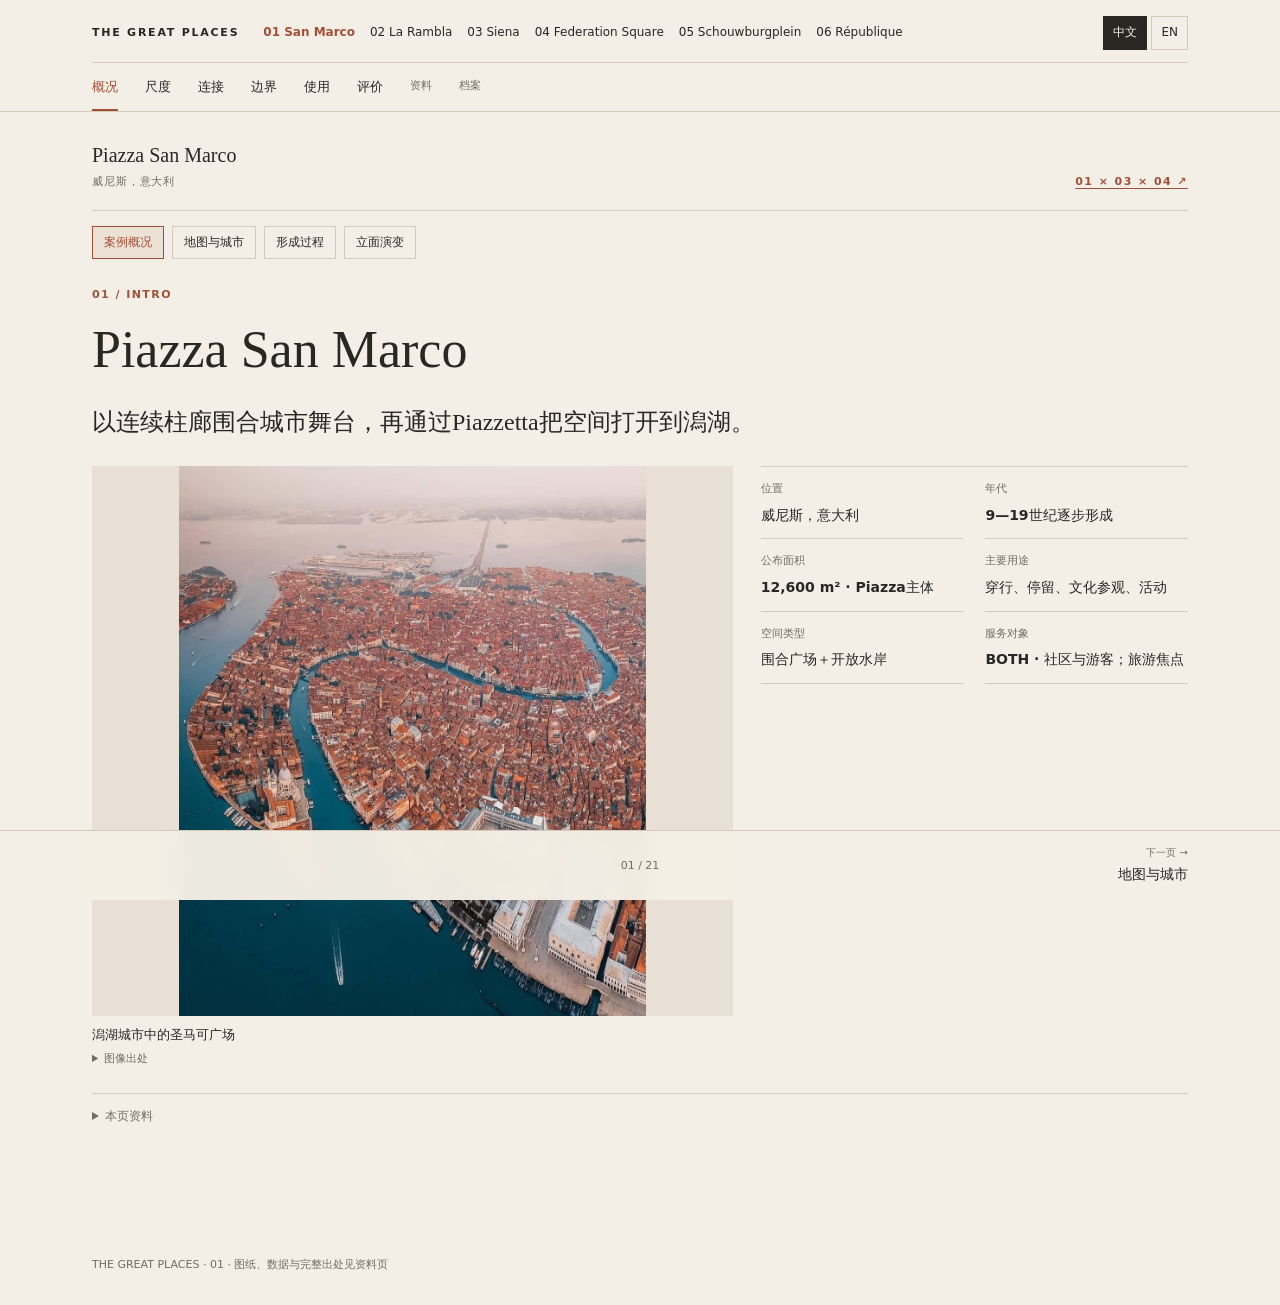
<file: docs/index.html>
<!doctype html>
<html lang="zh" data-language="zh">
<head>
<meta charset="utf-8">
<meta name="viewport" content="width=device-width,initial-scale=1">
<meta name="reader-version" content="be3ca3fa6915">
<title>Piazza San Marco | THE GREAT PLACES</title>
<style data-shared="case-reader">:root{--paper:#f4efe6;--ink:#282722;--muted:#716c62;--line:#d4c9bb;--accent:#a34f38;--max:1160px}*{box-sizing:border-box}html{scroll-padding-top:140px}body{margin:0;background:var(--paper);color:var(--ink);font:16px/1.8 system-ui,"Noto Sans SC",sans-serif}a{color:inherit;text-underline-offset:3px}a:hover{color:var(--accent)}button{font:inherit;cursor:pointer;color:inherit}h1,h2,h3{font-family:Georgia,"Noto Serif SC",serif;font-weight:400;line-height:1.24}h1{font-size:clamp(32px,4.2vw,52px);margin:13px 0 20px}h2{font-size:clamp(24px,3vw,36px)}h3{font-size:22px;margin:0 0 12px}p{margin:0 0 18px}button,a,summary{touch-action:manipulation}:focus-visible{outline:3px solid var(--accent);outline-offset:4px}[hidden]{display:none!important}html:not([data-language="en"]) [lang="en"],html[data-language="en"] [lang="zh"]{display:none!important}.shell{max-width:var(--max);margin:auto;padding-left:32px;padding-right:32px}.site-header{border-bottom:1px solid var(--line);background:#f4efe6f5;position:sticky;top:0;z-index:20;backdrop-filter:blur(12px)}.top-row{display:flex;align-items:center;gap:24px;padding-top:16px;padding-bottom:12px}.brand{font-size:11px;font-weight:700;letter-spacing:.16em;white-space:nowrap;text-decoration:none}.project-index{display:flex;gap:15px;flex:1;overflow-x:auto;white-space:nowrap;font-size:12px}.project-index a{padding:4px 0;text-decoration:none}.project-index [aria-current="page"]{color:var(--accent);font-weight:700}.languages{display:flex;gap:4px}.languages button{border:1px solid var(--line);padding:5px 9px;background:transparent;font-size:12px}.languages [aria-pressed="true"]{background:var(--ink);color:var(--paper);border-color:var(--ink)}.chapter-nav{display:flex;align-items:center;gap:27px;white-space:nowrap;overflow-x:auto;border-top:1px solid var(--line);font-size:13px}.chapter-nav a{flex-shrink:0;text-decoration:none;padding:12px 0 11px;border-bottom:2px solid transparent}.chapter-nav a[aria-current="page"]{border-bottom-color:var(--accent);color:var(--accent)}.chapter-nav .utility{font-size:11px;color:var(--muted)}main{min-height:70vh}.reader-heading{display:flex;gap:20px;align-items:end;justify-content:space-between;margin-top:32px;border-bottom:1px solid var(--line);padding-bottom:18px}.reader-heading p{font-size:11px;color:var(--muted);letter-spacing:.08em;margin:0}.reader-heading strong{display:block;font:20px Georgia;margin:0 0 5px}.page-tabs{display:flex;gap:8px;flex-wrap:wrap;padding:15px 0 0}.page-tabs a{font-size:12px;border:1px solid var(--line);padding:5px 11px;text-decoration:none}.page-tabs a[aria-current="page"]{border-color:var(--accent);background:#ece1d5;color:var(--accent)}.case-view{padding:26px 0 24px}.eyebrow{font-size:11px;color:var(--accent);letter-spacing:.13em;text-transform:uppercase;font-weight:650}.lede{max-width:850px;font:clamp(19px,2vw,24px)/1.65 Georgia,"Noto Serif SC",serif;margin-bottom:24px}.prose{max-width:850px;line-height:1.85}.hero-layout{display:grid;grid-template-columns:1.5fr 1fr;gap:28px;align-items:start}.hero-layout .media{margin:0}.hero-layout img{height:350px;object-fit:cover}.facts{display:grid;grid-template-columns:1fr 1fr;gap:0 22px;border-top:1px solid var(--line);margin:0}.facts>div{border-bottom:1px solid var(--line);padding:12px 0}.facts dt{font-size:11px;color:var(--muted);margin:0 0 5px}.facts dd{font-size:14px;font-weight:550;line-height:1.6;margin:0}.media{margin:22px 0;min-width:0}.image-button{width:100%;display:block;border:0;padding:0;background:#e8e0d5;cursor:zoom-in}.image-button img{display:block;width:100%;height:auto;max-height:550px;object-fit:contain}.media.drawing .image-button{background:white}.media figcaption{font-size:13px;line-height:1.6;color:var(--muted);padding-top:9px}.media figcaption .caption-main{color:var(--ink)}.credit{font-size:11px;margin-top:4px}.credit summary{cursor:pointer;color:var(--muted);width:fit-content}.credit p{padding:8px 0 0;margin:0;overflow-wrap:anywhere}.media .crop-svg{display:block;width:100%;height:auto;background:white}.image-pair{display:grid;grid-template-columns:1fr 1fr;gap:25px}.image-pair .media{margin:15px 0}.image-pair .image-button img{height:300px;object-fit:cover}.image-pair .drawing img{object-fit:contain;background:white}.section-strip{display:flex;justify-content:space-between;gap:24px;font-size:13px;color:var(--accent);border-top:1px solid var(--line);padding-top:8px;margin-top:-10px}.reading-points{display:grid;grid-template-columns:repeat(3,1fr);gap:28px;margin:26px 0}.reading-points article{border-top:2px solid var(--ink);padding-top:16px}.reading-points h3{font-size:20px}.reading-points p{font-size:14px;line-height:1.8;margin:0}.takeaway{border-left:3px solid var(--accent);padding:13px 18px;background:#ece4d8;margin:24px 0;max-width:900px;font-size:15px;line-height:1.75}.map-frame{display:block;width:100%;height:440px;border:1px solid var(--line);margin:20px 0;background:#e7dfd3}.map-links,.downloads{display:flex;gap:15px;flex-wrap:wrap;font-size:12px;margin:14px 0}.references{font-size:12px;border-top:1px solid var(--line);padding:12px 0;margin-top:25px;color:var(--muted)}.references summary,.archive summary{cursor:pointer}.references ol{margin-bottom:0;padding-left:22px}.references li{margin:6px 0;overflow-wrap:anywhere}.archive{border-bottom:1px solid var(--line);padding:16px 0;font-size:14px}.archive[open]>summary{margin-bottom:18px}.archive .prose{font-size:14px}.comparison-callout{display:flex;justify-content:space-between;align-items:center;gap:24px;border-top:1px solid var(--line);border-bottom:1px solid var(--line);padding:15px 0;margin:25px 0;font-size:14px}.metric-figure{max-width:840px;margin:auto}.metric-figure img{width:100%;max-height:none}.pager{position:sticky;bottom:0;z-index:15;background:#f4efe6f7;border-top:1px solid var(--line);backdrop-filter:blur(10px)}.pager-inner{display:flex;align-items:center;justify-content:space-between;gap:16px;padding-top:13px;padding-bottom:13px}.pager a{font-size:14px;text-decoration:none;min-width:26%}.pager a:last-child{text-align:right}.pager a[aria-disabled="true"]{visibility:hidden}.pager small{font-size:10px;color:var(--muted);display:block}.page-count{font-size:11px;color:var(--muted);white-space:nowrap}.site-footer{font-size:11px;color:var(--muted);padding-top:22px;padding-bottom:30px}.skip{position:absolute;top:-200px;z-index:100;background:var(--paper);padding:10px}.skip:focus{top:8px}.image-dialog{border:0;background:#1c1b18fa;color:var(--paper);max-width:100vw;width:100vw;max-height:100dvh;height:100dvh;padding:65px 4vw 20px}.image-dialog::backdrop{background:#1c1b18}.dialog-inner{height:100%;display:flex;flex-direction:column;align-items:center;justify-content:center}.image-dialog img{max-width:100%;max-height:80dvh;width:auto;height:auto;object-fit:contain}.image-dialog button{position:absolute;right:4vw;top:17px;background:transparent;border:1px solid var(--paper);padding:7px 14px;color:var(--paper)}.dialog-caption{font-size:12px;max-width:1000px;text-align:center;margin-top:12px}body:has(dialog[open]){overflow:hidden}.print-button{background:var(--ink);color:var(--paper);padding:9px 18px;border:1px solid var(--ink);font-size:13px}.factsheet-layout{display:grid;grid-template-columns:1fr 1fr;gap:30px;align-items:start}.factsheet-layout .media{margin:0}.factsheet-layout img{max-height:430px}.comparison-grid{display:grid;grid-template-columns:repeat(3,minmax(0,1fr));gap:20px}.comparison-grid figure{margin:0;min-width:0}.comparison-grid img{width:100%;height:auto;display:block}.comparison-grid figcaption{font-size:13px}.comparison-grid h2{font-size:19px;margin-bottom:12px}.compare-intro{padding:35px 0 0}.comparison-grid .source-note{font-size:11px;color:var(--muted)}
@media(max-width:900px){.top-row{flex-wrap:wrap;gap:10px 20px}.project-index{order:3;flex-basis:100%}.languages{margin-left:auto}.chapter-nav{gap:23px}.hero-layout{grid-template-columns:1fr}.hero-layout img{height:360px}.facts{margin-top:0}.reading-points{gap:20px}.image-pair .image-button img{height:250px}.reader-heading{margin-top:24px}.comparison-overflow{overflow-x:auto}.comparison-grid{display:flex;width:max-content;gap:16px}.comparison-grid figure{width:300px}.comparison-grid img{width:300px}}
@media(max-width:560px){.shell{padding-left:20px;padding-right:20px}.site-header{position:relative}.reader-heading{align-items:start}.reader-heading strong{font-size:18px}.reader-heading p{font-size:10px}.reader-heading .eyebrow{font-size:10px}.case-view{padding-top:22px}h1{font-size:32px;margin-top:12px}.lede{font-size:19px}.hero-layout img{height:250px}.facts dd{font-size:13px}.facts dt{font-size:10px}.image-pair{grid-template-columns:1fr;gap:10px}.image-pair .image-button img{height:auto;max-height:330px;object-fit:contain}.reading-points{grid-template-columns:1fr;gap:21px}.reading-points article{padding-top:13px}.reading-points h3{font-size:20px}.map-frame{height:360px}.comparison-callout{align-items:start;flex-direction:column;gap:10px}.pager a{font-size:12px;max-width:39%}.pager-inner{gap:8px}.page-count{font-size:10px}.factsheet-layout{grid-template-columns:1fr}.section-strip{font-size:11px;gap:8px}.page-tabs{gap:6px}.page-tabs a{font-size:11px;padding:5px 8px}.metric-figure{margin:0}.image-dialog{padding-left:10px;padding-right:10px}}
@media print{@page{size:A4 landscape;margin:12mm}body{font-size:10pt;background:#fff}.site-header,.reader-heading,.page-tabs,.pager,.site-footer,.print-button,.skip,.references,dialog{display:none!important}.case-view{display:none!important}#factsheet{display:block!important;padding:0}#factsheet[hidden]{display:block!important}#factsheet h1{font-size:25pt;margin:0 0 5mm}#factsheet .lede{font-size:11pt;margin:0 0 5mm}#factsheet .factsheet-layout{grid-template-columns:1fr 1fr;gap:10mm}#factsheet .facts{grid-template-columns:1fr 1fr}#factsheet .facts>div{padding:3mm 0}#factsheet .facts dd{font-size:10pt}#factsheet .facts dt{font-size:8pt}#factsheet .media img{max-height:120mm}#factsheet .media figcaption{font-size:8pt}#factsheet .credit{display:none}#factsheet .takeaway{font-size:10pt;padding:3mm 5mm;margin-top:6mm}.shell{max-width:none;padding:0}}
.metric-cards{display:grid;grid-template-columns:repeat(2,minmax(0,1fr));gap:20px;margin:25px 0}.metric-cards article{padding:18px 20px;border:1px solid var(--line)}.metric-cards small{font-size:11px;color:var(--muted)}.metric-cards strong{font:30px/1.25 Georgia,"Noto Serif SC",serif;display:block;margin:9px 0}.metric-cards p{font-size:13px;line-height:1.7;margin:0 0 8px}.metric-cards a{font-size:11px;color:var(--muted)}.dimension-grid{display:grid;grid-template-columns:repeat(2,minmax(0,1fr));gap:22px;margin:25px 0}.dimension{border-top:1px solid var(--ink);padding-top:15px}.dimension-label{font-size:11px;color:var(--accent);margin-bottom:8px}.dimension h3{font-size:22px;margin:0 0 10px}.dimension p{font-size:14px;line-height:1.8;margin-bottom:4px}.dimension-source{font-size:11px;color:var(--muted)}.table-scroll{width:100%;overflow-x:auto;margin:22px 0}.table-scroll table{width:100%;border-collapse:collapse;font-size:13px;min-width:650px}.table-scroll th,.table-scroll td{padding:13px;text-align:left;vertical-align:top;border-bottom:1px solid var(--line)}.table-scroll th{font-weight:600;color:var(--accent)}@media(max-width:560px){.metric-cards,.dimension-grid{grid-template-columns:1fr}.metric-cards strong{font-size:28px}}
/* Route focus announces the page without drawing a box around the headline. */
.case-view h1:focus{outline:none}
@media print{body[data-case="comparison"] .case-view:not([hidden]){display:block!important}}

/* Give visual evidence room without flattening all case content into one long page. */
.image-triptych{display:grid;grid-template-columns:repeat(3,minmax(0,1fr));gap:20px;align-items:start}.image-triptych .media{margin:15px 0}.image-triptych img{height:285px;object-fit:contain}.programme-list{display:grid;grid-template-columns:repeat(2,minmax(0,1fr));gap:32px;margin:24px 0}.programme-list>article{min-width:0;border-top:2px solid var(--ink);padding-top:17px}.programme-list h2{font-size:26px;margin:0 0 10px}.programme-list p{font-size:14px;line-height:1.8;margin:12px 0}.programme-list .media{margin:15px 0}.programme-list img{max-height:320px;object-fit:contain}.programme-date{font-size:12px;color:var(--accent)}.programme-source{font-size:12px;color:var(--muted);margin-top:12px}.event-timeline{list-style:none;margin:28px 0;padding:0;max-width:1000px}.event-timeline>li{display:grid;grid-template-columns:140px minmax(0,1fr);gap:26px;border-top:1px solid var(--line);padding:23px 0}.event-timeline h2{font-size:26px;margin:5px 0 12px}.event-timeline p{font-size:15px;line-height:1.8;margin:0}.event-date{font:22px/1.4 Georgia,serif;color:var(--accent)}
@media(max-width:700px){.image-triptych{grid-template-columns:1fr}.image-triptych img{height:auto;max-height:380px}.programme-list{grid-template-columns:1fr;gap:28px}.programme-list h2{font-size:25px}.event-timeline>li{grid-template-columns:1fr;gap:7px}.event-timeline h2{font-size:23px}.event-date{font-size:21px}}

.image-pair .drawing .image-button img{height:auto;max-height:600px;object-fit:contain}
</style>
</head>
<body data-case="01">
<a class="skip reader-link" href="#intro">
<span lang="zh">跳至正文</span>
<span lang="en">Skip to content</span>
</a>
<header class="site-header">
<div class="shell">
<div class="top-row">
<a class="brand" href="index.html">THE GREAT PLACES</a>
<div class="project-index" role="navigation" aria-label="Project index / 案例索引">
<a href="index.html" aria-current="page">01 San Marco</a>
<a href="cases/la-rambla.html">02 La Rambla</a>
<a href="cases/piazza-del-campo.html">03 Siena</a>
<a href="cases/federation-square.html">04 Federation Square</a>
<a href="cases/schouwburgplein.html">05 Schouwburgplein</a>
<a href="cases/place-de-la-republique.html">06 République</a>
</div>
<div class="languages" role="group" aria-label="Language / 语言">
<button data-lang="zh" aria-pressed="true">中文</button>
<button data-lang="en" aria-pressed="false">EN</button>
</div>
</div>
<nav class="chapter-nav" aria-label="Chapters / 章节">
<a class="reader-link" data-chapter="intro" href="#intro">
<span lang="zh">概况</span>
<span lang="en">Overview</span>
</a>
<a class="reader-link" data-chapter="scale" href="#scale">
<span lang="zh">尺度</span>
<span lang="en">Scale</span>
</a>
<a class="reader-link" data-chapter="syntax" href="#syntax">
<span lang="zh">连接</span>
<span lang="en">Connectivity</span>
</a>
<a class="reader-link" data-chapter="boundary" href="#boundary">
<span lang="zh">边界</span>
<span lang="en">Edges</span>
</a>
<a class="reader-link" data-chapter="life" href="#life">
<span lang="zh">使用</span>
<span lang="en">Use</span>
</a>
<a class="reader-link" data-chapter="conclusion" href="#conclusion">
<span lang="zh">评价</span>
<span lang="en">Assessment</span>
</a>
<a class="reader-link utility" data-chapter="sources" href="#sources">
<span lang="zh">资料</span>
<span lang="en">Sources</span>
</a>
<a class="reader-link utility" data-chapter="factsheet" href="#factsheet">
<span lang="zh">档案</span>
<span lang="en">Factsheet</span>
</a>
</nav>
</div>
</header>
<main class="shell">
<div class="reader-heading">
<div>
<strong>Piazza San Marco</strong>
<p>
<span lang="zh">威尼斯，意大利</span>
<span lang="en">Venice, Italy</span>
</p>
</div>
<a href="comparison.html" class="eyebrow">01 × 03 × 04 ↗</a>
</div>
<nav class="page-tabs" aria-label="Chapter pages / 章内分页" data-chapter="intro">
<a class="reader-link" href="#intro">
<span lang="zh">案例概况</span>
<span lang="en">Case overview</span>
</a>
<a class="reader-link" href="#location">
<span lang="zh">地图与城市</span>
<span lang="en">Map &amp; city</span>
</a>
<a class="reader-link" href="#history">
<span lang="zh">形成过程</span>
<span lang="en">Formation</span>
</a>
<a class="reader-link" href="#history-elevation">
<span lang="zh">立面演变</span>
<span lang="en">Elevation evolution</span>
</a>
</nav>
<nav class="page-tabs" aria-label="Chapter pages / 章内分页" data-chapter="scale" hidden>
<a class="reader-link" href="#figure-ground">
<span lang="zh">图底</span>
<span lang="en">Figure-ground</span>
</a>
<a class="reader-link" href="#plan">
<span lang="zh">平面</span>
<span lang="en">Plan</span>
</a>
<a class="reader-link" href="#section">
<span lang="zh">剖面</span>
<span lang="en">Section</span>
</a>
</nav>
<nav class="page-tabs" aria-label="Chapter pages / 章内分页" data-chapter="syntax" hidden>
<a class="reader-link" href="#syntax">
<span lang="zh">步行连接</span>
<span lang="en">Walking connections</span>
</a>
</nav>
<nav class="page-tabs" aria-label="Chapter pages / 章内分页" data-chapter="boundary" hidden>
<a class="reader-link" href="#boundary">
<span lang="zh">建筑边界</span>
<span lang="en">Architectural edges</span>
</a>
<a class="reader-link" href="#detail">
<span lang="zh">景观与气候</span>
<span lang="en">Landscape &amp; climate</span>
</a>
</nav>
<nav class="page-tabs" aria-label="Chapter pages / 章内分页" data-chapter="life" hidden>
<a class="reader-link" href="#life">
<span lang="zh">平日</span>
<span lang="en">Ordinary days</span>
</a>
<a class="reader-link" href="#milestones">
<span lang="zh">重要事件</span>
<span lang="en">Major events</span>
</a>
<a class="reader-link" href="#public-programme">
<span lang="zh">公共活动</span>
<span lang="en">Public activities</span>
</a>
<a class="reader-link" href="#events">
<span lang="zh">节假日与活动</span>
<span lang="en">Holidays &amp; events</span>
</a>
<a class="reader-link" href="#celebrations">
<span lang="zh">节日庆典</span>
<span lang="en">Festivals</span>
</a>
<a class="reader-link" href="#metrics">
<span lang="zh">关键数字</span>
<span lang="en">Key numbers</span>
</a>
</nav>
<nav class="page-tabs" aria-label="Chapter pages / 章内分页" data-chapter="conclusion" hidden>
<a class="reader-link" href="#assessment">
<span lang="zh">空间与环境</span>
<span lang="en">Space &amp; environment</span>
</a>
<a class="reader-link" href="#use-assessment">
<span lang="zh">使用与公共性</span>
<span lang="en">Use &amp; publicness</span>
</a>
<a class="reader-link" href="#conclusion">
<span lang="zh">三个特点</span>
<span lang="en">Three defining qualities</span>
</a>
</nav>
<nav class="page-tabs" aria-label="Chapter pages / 章内分页" data-chapter="sources" hidden>
<a class="reader-link" href="#sources">
<span lang="zh">资料附录</span>
<span lang="en">Source appendix</span>
</a>
</nav>
<nav class="page-tabs" aria-label="Chapter pages / 章内分页" data-chapter="factsheet" hidden>
<a class="reader-link" href="#factsheet">
<span lang="zh">一页档案</span>
<span lang="en">One-page factsheet</span>
</a>
</nav>
<section class="case-view" id="intro" data-chapter="intro" data-title-zh="案例概况" data-title-en="Case overview" data-case-name="Piazza San Marco">
<div class="eyebrow">01 / INTRO</div>
<h1 tabindex="-1">
<span lang="zh">Piazza San Marco</span>
<span lang="en">Piazza San Marco</span>
</h1>
<p class="lede">
<span lang="zh">以连续柱廊围合城市舞台，再通过Piazzetta把空间打开到潟湖。</span>
<span lang="en">A civic stage enclosed by arcades, opening through the Piazzetta to the lagoon.</span>
</p>
<div class="hero-layout">
<figure class="media photo">
<button class="image-button" type="button" aria-label="Inspect image / 放大图像" data-image="venice-urban-aerial.jpg" data-alt-zh="潟湖城市中的圣马可广场" data-alt-en="San Marco in the lagoon city" data-caption-zh="潟湖城市中的圣马可广场" data-caption-en="San Marco in the lagoon city">
<img src="venice-urban-aerial.jpg" alt="潟湖城市中的圣马可广场" data-alt-zh="潟湖城市中的圣马可广场" data-alt-en="San Marco in the lagoon city" loading="lazy" decoding="async">
</button>
<figcaption>
<span class="caption-main">
<span lang="zh">潟湖城市中的圣马可广场</span>
<span lang="en">San Marco in the lagoon city</span>
</span>
<details class="credit">
<summary>
<span lang="zh">图像出处</span>
<span lang="en">Image credit</span>
</summary>
<p>
<a href="https://github.com/cloudyli2026/great-places/tree/main/docs" target="_blank" rel="noopener noreferrer">
<span lang="zh">仓库既有图像资料；部分原始出版信息待补</span>
<span lang="en">Existing repository image; some original publication metadata unavailable</span>
</a>
<br>
<span lang="zh">版权归原作者；按原出处核查使用范围。</span>
<span lang="en">Copyright retained; consult the original source for reuse.</span>
</p>
</details>
</figcaption>
</figure>
<dl class="facts">
<div>
<dt>
<span lang="zh">位置</span>
<span lang="en">Location</span>
</dt>
<dd>
<span lang="zh">威尼斯，意大利</span>
<span lang="en">Venice, Italy</span>
</dd>
</div>
<div>
<dt>
<span lang="zh">年代</span>
<span lang="en">Period</span>
</dt>
<dd>
<span lang="zh">9—19世纪逐步形成</span>
<span lang="en">Developed between the 9th and 19th centuries</span>
</dd>
</div>
<div>
<dt>
<span lang="zh">公布面积</span>
<span lang="en">Published area</span>
</dt>
<dd>
<span lang="zh">12,600 m² · Piazza主体</span>
<span lang="en">12,600 m² · Piazza proper</span>
</dd>
</div>
<div>
<dt>
<span lang="zh">主要用途</span>
<span lang="en">Primary uses</span>
</dt>
<dd>
<span lang="zh">穿行、停留、文化参观、活动</span>
<span lang="en">Passage, staying, cultural visits, events</span>
</dd>
</div>
<div>
<dt>
<span lang="zh">空间类型</span>
<span lang="en">Spatial type</span>
</dt>
<dd>
<span lang="zh">围合广场＋开放水岸</span>
<span lang="en">Enclosed square + open waterfront</span>
</dd>
</div>
<div>
<dt>
<span lang="zh">服务对象</span>
<span lang="en">Users</span>
</dt>
<dd>
<span lang="zh">BOTH · 社区与游客；旅游焦点</span>
<span lang="en">BOTH · community and visitors; tourism focus</span>
</dd>
</div>
</dl>
</div>
<details class="references">
<summary>
<span lang="zh">本页资料</span>
<span lang="en">Page references</span>
</summary>
<ol>
<li>
<a href="https://it.wikipedia.org/wiki/Piazza_San_Marco" target="_blank" rel="noopener noreferrer">
<span lang="zh">面积：Piazza主体12,600 m²（二级资料）</span>
<span lang="en">Area: Piazza proper 12,600 m² (secondary source)</span>
</a>
</li>
</ol>
</details>
</section>
<section class="case-view" id="location" data-chapter="intro" data-title-zh="地图与城市" data-title-en="Map &amp; city" data-case-name="Piazza San Marco" hidden>
<div class="eyebrow">01 / INTRO</div>
<h1 tabindex="-1">
<span lang="zh">位置：步行街巷与水上交通之间</span>
<span lang="en">Location: between pedestrian lanes and water transport</span>
</h1>
<p class="lede">
<span lang="zh">市镇常住人口251,294人（2025年末）；数字包含大陆地区，广场位于历史岛城。</span>
<span lang="en">251,294 municipal residents at end-2025, including the mainland; the square lies in the historic island city.</span>
</p>
<iframe class="map-frame" src="https://www.google.com/maps?q=45.4342,12.3387&z=17&output=embed" title="Piazza San Marco 地理位置" data-title-zh="Piazza San Marco 地理位置" data-title-en="Piazza San Marco location map" loading="lazy" allowfullscreen referrerpolicy="no-referrer-when-downgrade">
</iframe>
<div class="map-links">
<a href="https://www.google.com/maps/search/?api=1&query=45.4342,12.3387" target="_blank" rel="noopener">
<span lang="zh">在Google Maps中打开</span>
<span lang="en">Open Google Maps</span>
</a>
<a href="https://www.openstreetmap.org/?mlat=45.4342&mlon=12.3387#map=17/45.4342/12.3387" target="_blank" rel="noopener">OpenStreetMap ↗</a>
</div>
<div class="reading-points">
<article>
<h3>
<span lang="zh">公共交通</span>
<span lang="en">Public transport</span>
</h3>
<p>
<span lang="zh">可乘ACTV水上巴士到San Marco–Vallaresso或San Zaccaria，再步行进入广场。</span>
<span lang="en">ACTV waterbuses serve San Marco–Vallaresso and San Zaccaria, followed by a walk into the square.</span>
</p>
</article>
<article>
<h3>
<span lang="zh">最后一段步行</span>
<span lang="en">The final walk</span>
</h3>
<p>
<span lang="zh">Piazza与水岸由步行地面连接；桥梁、潮位及临时通道会改变实际到达条件。</span>
<span lang="en">Pedestrian ground joins Piazza and waterfront; bridges, tides and temporary routes affect access.</span>
</p>
</article>
<article>
<h3>
<span lang="zh">城市角色</span>
<span lang="en">Civic role</span>
</h3>
<p>
<span lang="zh">既是世界级旅游焦点，也承载城市仪式与公共活动；不能把全部使用都解释成游客消费。</span>
<span lang="en">A major tourism focus that also hosts civic rituals and public events; use is not reducible to tourist consumption.</span>
</p>
</article>
</div>
<details class="references">
<summary>
<span lang="zh">本页资料</span>
<span lang="en">Page references</span>
</summary>
<ol>
<li>
<a href="https://www.comune.venezia.it/it/content/serie-storiche" target="_blank" rel="noopener noreferrer">
<span lang="zh">威尼斯市政府：2025居民人口</span>
<span lang="en">City of Venice: 2025 residents</span>
</a>
</li>
<li>
<a href="https://www.comune.venezia.it/it/content/citt-tutti-venezia-accessibile-itinerari-senza-barriere-area-marciana" target="_blank" rel="noopener noreferrer">
<span lang="zh">威尼斯市政府：Marciana无障碍到达指引</span>
<span lang="en">City of Venice: Marciana access routes</span>
</a>
</li>
</ol>
</details>
</section>
<section class="case-view" id="history" data-chapter="intro" data-title-zh="形成过程" data-title-en="Formation" data-case-name="Piazza San Marco" hidden>
<div class="eyebrow">01 / INTRO</div>
<h1 tabindex="-1">
<span lang="zh">平面演变：西端如何从教堂变成完整界面</span>
<span lang="en">Plan evolution: replacing a church with a continuous western edge</span>
</h1>
<p class="lede">
<span lang="zh">1689与1831两张真实平面，记录同一广场西端重建前后的差异。</span>
<span lang="en">Actual plans from 1689 and 1831 record the western rebuilding of the same square.</span>
</p>
<div class="image-pair">
<figure class="media drawing">
<button class="image-button" type="button" aria-label="Inspect image / 放大图像" data-image="images/history/san-marco-plan-1689.jpg" data-alt-zh="1689 · Robert de Cotte：改造前的Piazza与Piazzetta" data-alt-en="1689 · Robert de Cotte: Piazza and Piazzetta before the western rebuilding" data-caption-zh="1689 · Robert de Cotte：改造前的Piazza与Piazzetta" data-caption-en="1689 · Robert de Cotte: Piazza and Piazzetta before the western rebuilding">
<img src="images/history/san-marco-plan-1689.jpg" alt="1689 · Robert de Cotte：改造前的Piazza与Piazzetta" data-alt-zh="1689 · Robert de Cotte：改造前的Piazza与Piazzetta" data-alt-en="1689 · Robert de Cotte: Piazza and Piazzetta before the western rebuilding" loading="lazy" decoding="async">
</button>
<figcaption>
<span class="caption-main">
<span lang="zh">1689 · Robert de Cotte：改造前的Piazza与Piazzetta</span>
<span lang="en">1689 · Robert de Cotte: Piazza and Piazzetta before the western rebuilding</span>
</span>
<details class="credit">
<summary>
<span lang="zh">图像出处</span>
<span lang="en">Image credit</span>
</summary>
<p>
<a href="https://commons.wikimedia.org/wiki/File:Venise_-_plan_de_la_place_Saint-Marc_-_dessin_-_Robert_de_Cotte_-_btv1b550007529_(1_of_2).jpg" target="_blank" rel="noopener noreferrer">
<span lang="zh">Robert de Cotte · 1689 · 法国国家图书馆／Gallica</span>
<span lang="en">Robert de Cotte · 1689 · Bibliothèque nationale de France / Gallica</span>
</a>
<br>
<span lang="zh">公共领域历史图版；缩略图由Wikimedia生成，本站未改动原图。</span>
<span lang="en">Public-domain historical plate; Wikimedia thumbnail copied without further alteration.</span> <a href="https://creativecommons.org/publicdomain/mark/1.0/" target="_blank" rel="noopener noreferrer">
<span lang="zh">许可 ↗</span>
<span lang="en">Licence ↗</span>
</a>
</p>
</details>
</figcaption>
</figure>
<figure class="media drawing">
<button class="image-button" type="button" aria-label="Inspect image / 放大图像" data-image="images/history/san-marco-plan-1831.jpg" data-alt-zh="1831 · Quadri／Moretti 图版I：改造后的总平面" data-alt-en="1831 · Quadri / Moretti, Plate I: plan after the western rebuilding" data-caption-zh="1831 · Quadri／Moretti 图版I：改造后的总平面" data-caption-en="1831 · Quadri / Moretti, Plate I: plan after the western rebuilding">
<img src="images/history/san-marco-plan-1831.jpg" alt="1831 · Quadri／Moretti 图版I：改造后的总平面" data-alt-zh="1831 · Quadri／Moretti 图版I：改造后的总平面" data-alt-en="1831 · Quadri / Moretti, Plate I: plan after the western rebuilding" loading="lazy" decoding="async">
</button>
<figcaption>
<span class="caption-main">
<span lang="zh">1831 · Quadri／Moretti 图版I：改造后的总平面</span>
<span lang="en">1831 · Quadri / Moretti, Plate I: plan after the western rebuilding</span>
</span>
<details class="credit">
<summary>
<span lang="zh">图像出处</span>
<span lang="en">Image credit</span>
</summary>
<p>
<a href="https://commons.wikimedia.org/wiki/File:Quadri-Moretti,_Piazza_San_Marco_(1831),_01.jpg" target="_blank" rel="noopener noreferrer">
<span lang="zh">Antonio Quadri／Dionisio Moretti · 1831；Aristeas扫描</span>
<span lang="en">Antonio Quadri / Dionisio Moretti · 1831; scan by Aristeas</span>
</a>
<br>
<span lang="zh">公共领域历史图版；缩略图由Wikimedia生成，本站未改动原图。</span>
<span lang="en">Public-domain historical plate; Wikimedia thumbnail copied without further alteration.</span> <a href="https://creativecommons.org/publicdomain/mark/1.0/" target="_blank" rel="noopener noreferrer">
<span lang="zh">许可 ↗</span>
<span lang="en">Licence ↗</span>
</a>
</p>
</details>
</figcaption>
</figure>
</div>
<div class="reading-points">
<article>
<h3>
<span lang="zh">1689：旧西端</span>
<span lang="en">1689: the earlier west end</span>
</h3>
<p>
<span lang="zh">Robert de Cotte的图纸早于拿破仑翼，西端仍由San Geminiano教堂参与组织。</span>
<span lang="en">Robert de Cotte’s drawing predates the Napoleonic Wing; San Geminiano still structures the west end.</span>
</p>
</article>
<article>
<h3>
<span lang="zh">1807—1814：重建</span>
<span lang="en">1807–1814: rebuilding</span>
</h3>
<p>
<span lang="zh">原教堂拆除，新翼延续相邻建筑的层次与开间，把西端纳入连续边界。</span>
<span lang="en">The church was removed and the new wing extended the layered, bay-based frontage.</span>
</p>
</article>
<article>
<h3>
<span lang="zh">1831：新整体</span>
<span lang="en">1831: the new ensemble</span>
</h3>
<p>
<span lang="zh">图版I呈现改造后的Piazza与Piazzetta；图版IX进一步对照新旧平面与立面。</span>
<span lang="en">Plate I records the altered Piazza and Piazzetta; Plate IX compares old and new plans with the elevation.</span>
</p>
</article>
</div>
<p class="prose">
<span lang="zh">两张历史图保持原图方向与比例，不作为同尺度叠图；可点击放大辨认建筑边界。</span>
<span lang="en">Historical orientation and scale are retained; these are not a calibrated overlay. Enlarge to read the building edges.</span>
</p>
<details class="references">
<summary>
<span lang="zh">本页资料</span>
<span lang="en">Page references</span>
</summary>
<ol>
<li>
<a href="https://commons.wikimedia.org/wiki/File:Venise_-_plan_de_la_place_Saint-Marc_-_dessin_-_Robert_de_Cotte_-_btv1b550007529_(1_of_2).jpg" target="_blank" rel="noopener noreferrer">
<span lang="zh">1689 · Robert de Cotte：改造前的Piazza与Piazzetta</span>
<span lang="en">1689 · Robert de Cotte: Piazza and Piazzetta before the western rebuilding</span>
</a>
</li>
<li>
<a href="https://commons.wikimedia.org/wiki/File:Quadri-Moretti,_Piazza_San_Marco_(1831),_01.jpg" target="_blank" rel="noopener noreferrer">
<span lang="zh">1831 · Quadri／Moretti 图版I：改造后的总平面</span>
<span lang="en">1831 · Quadri / Moretti, Plate I: plan after the western rebuilding</span>
</a>
</li>
</ol>
</details>
</section>
<section class="case-view" id="history-elevation" data-chapter="intro" data-title-zh="立面演变" data-title-en="Elevation evolution" data-case-name="Piazza San Marco" hidden>
<div class="eyebrow">01 / INTRO</div>
<h1 tabindex="-1">
<span lang="zh">立面演变：保留柱廊节奏，重写西端</span>
<span lang="en">Elevation evolution: arcade rhythm, transformed west end</span>
</h1>
<p class="lede">
<span lang="zh">新旧立面展开图与1831图版共同显示：变化集中在西端，连续柱廊维持广场的整体性。</span>
<span lang="en">The comparative elevations and the 1831 plate locate the transformation at the west end while arcades maintain the ensemble.</span>
</p>
<figure class="media drawing">
<button class="image-button" type="button" aria-label="Inspect image / 放大图像" data-image="drawings/san-marco-historical-elevation.webp" data-alt-zh="广场边界展开立面：上为San Geminiano教堂，下为1807—1814年拿破仑翼" data-alt-en="Unfolded square elevations: San Geminiano above; the 1807–1814 Napoleonic Wing below" data-caption-zh="广场边界展开立面：上为San Geminiano教堂，下为1807—1814年拿破仑翼" data-caption-en="Unfolded square elevations: San Geminiano above; the 1807–1814 Napoleonic Wing below">
<svg class="crop-svg" viewBox="0 740 3200 1190" role="img" aria-label="广场边界展开立面：上为San Geminiano教堂，下为1807—1814年拿破仑翼" data-alt-zh="广场边界展开立面：上为San Geminiano教堂，下为1807—1814年拿破仑翼" data-alt-en="Unfolded square elevations: San Geminiano above; the 1807–1814 Napoleonic Wing below">
<image href="drawings/san-marco-historical-elevation.webp" x="0" y="0" width="3200" height="2263"/>
</svg>
</button>
<figcaption>
<span class="caption-main">
<span lang="zh">广场边界展开立面：上为San Geminiano教堂，下为1807—1814年拿破仑翼</span>
<span lang="en">Unfolded square elevations: San Geminiano above; the 1807–1814 Napoleonic Wing below</span>
</span>
<details class="credit">
<summary>
<span lang="zh">图像出处</span>
<span lang="en">Image credit</span>
</summary>
<p>
<a href="https://cdn.archilovers.com/projects/02b5ad2c-2b71-4b5d-acae-cdf17f1c5229.pdf" target="_blank" rel="noopener noreferrer">
<span lang="zh">David Chipperfield Architects · Procuratie Vecchie项目发布图纸</span>
<span lang="en">David Chipperfield Architects · published Procuratie Vecchie project drawings</span>
</a>
<br>
<span lang="zh">版权归原作者；按原出处核查使用范围。</span>
<span lang="en">Copyright retained; consult the original source for reuse.</span>
</p>
</details>
</figcaption>
</figure>
<figure class="media drawing">
<button class="image-button" type="button" aria-label="Inspect image / 放大图像" data-image="images/history/san-marco-west-1831.jpg" data-alt-zh="1831 · 图版IX：拿破仑翼立面与新旧平面并置" data-alt-en="1831 · Plate IX: Napoleonic Wing elevation with old and new plans" data-caption-zh="1831 · 图版IX：拿破仑翼立面与新旧平面并置" data-caption-en="1831 · Plate IX: Napoleonic Wing elevation with old and new plans">
<img src="images/history/san-marco-west-1831.jpg" alt="1831 · 图版IX：拿破仑翼立面与新旧平面并置" data-alt-zh="1831 · 图版IX：拿破仑翼立面与新旧平面并置" data-alt-en="1831 · Plate IX: Napoleonic Wing elevation with old and new plans" loading="lazy" decoding="async">
</button>
<figcaption>
<span class="caption-main">
<span lang="zh">1831 · 图版IX：拿破仑翼立面与新旧平面并置</span>
<span lang="en">1831 · Plate IX: Napoleonic Wing elevation with old and new plans</span>
</span>
<details class="credit">
<summary>
<span lang="zh">图像出处</span>
<span lang="en">Image credit</span>
</summary>
<p>
<a href="https://commons.wikimedia.org/wiki/File:Quadri-Moretti,_Piazza_San_Marco_(1831),_09.jpg" target="_blank" rel="noopener noreferrer">
<span lang="zh">Antonio Quadri／Dionisio Moretti · 1831；Aristeas扫描</span>
<span lang="en">Antonio Quadri / Dionisio Moretti · 1831; scan by Aristeas</span>
</a>
<br>
<span lang="zh">公共领域历史图版；缩略图由Wikimedia生成，本站未改动原图。</span>
<span lang="en">Public-domain historical plate; Wikimedia thumbnail copied without further alteration.</span> <a href="https://creativecommons.org/publicdomain/mark/1.0/" target="_blank" rel="noopener noreferrer">
<span lang="zh">许可 ↗</span>
<span lang="en">Licence ↗</span>
</a>
</p>
</details>
</figcaption>
</figure>
<p class="prose">
<span lang="zh">上排保留San Geminiano教堂，下排改为拿破仑翼。比较入口位置、层数与开间节奏，可见宗教端景如何转为连续的城市立面。</span>
<span lang="en">San Geminiano appears in the upper row and the Napoleonic Wing below. Compare entrances, storeys and bays: a church front becomes a continuous civic edge.</span>
</p>
</section>
<section class="case-view" id="figure-ground" data-chapter="scale" data-title-zh="图底" data-title-en="Figure-ground" data-case-name="Piazza San Marco" hidden>
<div class="eyebrow">01 / SCALE</div>
<h1 tabindex="-1">
<span lang="zh">同一比例，看三种城市肌理</span>
<span lang="en">One scale, three urban fabrics</span>
</h1>
<p class="lede">
<span lang="zh">在同一图幅中，Piazza表现为密集城市肌理里的大块开放地面，并向水岸展开。</span>
<span lang="en">Within the common frame, Piazza appears as a substantial opening in dense urban fabric, extending to water.</span>
</p>
<div class="metric-figure">
<figure class="media drawing">
<button class="image-button" type="button" aria-label="Inspect image / 放大图像" data-image="data/san-marco-figure-ground-600m.svg" data-alt-zh="600 × 600米建筑图底，北向上，100米比例尺" data-alt-en="600 × 600 m figure-ground, north up, 100 m scale bar" data-caption-zh="600 × 600米建筑图底，北向上，100米比例尺" data-caption-en="600 × 600 m figure-ground, north up, 100 m scale bar">
<img src="data/san-marco-figure-ground-600m.svg" alt="600 × 600米建筑图底，北向上，100米比例尺" data-alt-zh="600 × 600米建筑图底，北向上，100米比例尺" data-alt-en="600 × 600 m figure-ground, north up, 100 m scale bar" loading="lazy" decoding="async">
</button>
<figcaption>
<span class="caption-main">
<span lang="zh">600 × 600米建筑图底，北向上，100米比例尺</span>
<span lang="en">600 × 600 m figure-ground, north up, 100 m scale bar</span>
</span>
<details class="credit">
<summary>
<span lang="zh">图像出处</span>
<span lang="en">Image credit</span>
</summary>
<p>
<a href="https://docs.overturemaps.org/attribution/#buildings" target="_blank" rel="noopener noreferrer">
<span lang="zh">Overture Maps 2026-10-21 / TerraLab / ODbL 1.0</span>
<span lang="en">Overture Maps 2026-10-21 / TerraLab / ODbL 1.0</span>
</a>
<br>
<span lang="zh">01／03数据为ODbL；04数据为CC BY 4.0。红圈仅标位置；白色包括水面和铁路，不等于可步行空间。</span>
<span lang="en">01/03 data: ODbL; 04: CC BY 4.0. Red circle marks location. White includes water and rail; it is not a walkability map.</span>
</p>
</details>
</figcaption>
</figure>
</div>
<div class="downloads">
<a href="data/san-marco-figure-ground-600m.svg" download>
<span lang="zh">下载矢量图</span>
<span lang="en">Download SVG</span>
</a>
<a href="comparison.html#figure-ground">
<span lang="zh">并排比较01／03／04</span>
<span lang="en">Compare 01 / 03 / 04</span>
</a>
</div>
<div class="takeaway">
<span lang="zh">三案均为600 × 600米，北向上、横纵同尺度；矢量图按300毫米宽输出时为1:2500。网页缩放请读图形比例尺。</span>
<span lang="en">All three frames cover 600 × 600 m, north up with identical axis scale. Native SVG at 300 mm width is 1:2500; use the graphic bar on screens.</span>
</div>
<details class="references">
<summary>
<span lang="zh">本页资料</span>
<span lang="en">Page references</span>
</summary>
<ol>
<li>
<a href="data/comparison-figures.json" target="_blank" rel="noopener noreferrer">
<span lang="zh">制图参数与计算结果</span>
<span lang="en">Drawing parameters and computed measures</span>
</a>
</li>
</ol>
</details>
</section>
<section class="case-view" id="plan" data-chapter="scale" data-title-zh="平面" data-title-en="Plan" data-case-name="Piazza San Marco" hidden>
<div class="eyebrow">01 / SCALE</div>
<h1 tabindex="-1">
<span lang="zh">平面：空间如何组织</span>
<span lang="en">Plan: how the place is organised</span>
</h1>
<p class="lede">
<span lang="zh">Piazza与Piazzetta形成不同朝向、相互连续的公共地面。</span>
<span lang="en">Piazza and Piazzetta form connected civic surfaces with different orientations.</span>
</p>
<figure class="media photo">
<button class="image-button" type="button" aria-label="Inspect image / 放大图像" data-image="san-marco-satellite-plan.jpg" data-alt-zh="Piazza、Piazzetta与潟湖的连续序列" data-alt-en="Piazza, Piazzetta and lagoon sequence" data-caption-zh="Piazza、Piazzetta与潟湖的连续序列" data-caption-en="Piazza, Piazzetta and lagoon sequence">
<img src="san-marco-satellite-plan.jpg" alt="Piazza、Piazzetta与潟湖的连续序列" data-alt-zh="Piazza、Piazzetta与潟湖的连续序列" data-alt-en="Piazza, Piazzetta and lagoon sequence" loading="lazy" decoding="async">
</button>
<figcaption>
<span class="caption-main">
<span lang="zh">Piazza、Piazzetta与潟湖的连续序列</span>
<span lang="en">Piazza, Piazzetta and lagoon sequence</span>
</span>
<details class="credit">
<summary>
<span lang="zh">图像出处</span>
<span lang="en">Image credit</span>
</summary>
<p>
<a href="https://github.com/cloudyli2026/great-places/tree/main/docs" target="_blank" rel="noopener noreferrer">
<span lang="zh">仓库既有图像资料；部分原始出版信息待补</span>
<span lang="en">Existing repository image; some original publication metadata unavailable</span>
</a>
<br>
<span lang="zh">版权归原作者；按原出处核查使用范围。</span>
<span lang="en">Copyright retained; consult the original source for reuse.</span>
</p>
</details>
</figcaption>
</figure>
<p class="prose">
<span lang="zh">Piazza的长向空间指向大教堂；Piazzetta转向水岸。连续地面把围合与开敞两种体验串成一次步行。</span>
<span lang="en">The Piazza leads toward the basilica, while the Piazzetta turns to the waterfront. Continuous ground links enclosure and openness in one walk.</span>
</p>
</section>
<section class="case-view" id="section" data-chapter="scale" data-title-zh="剖面" data-title-en="Section" data-case-name="Piazza San Marco" hidden>
<div class="eyebrow">01 / SCALE</div>
<h1 tabindex="-1">
<span lang="zh">剖面：地面、柱廊与地标</span>
<span lang="en">Section: ground, arcade and landmark</span>
</h1>
<p class="lede">
<span lang="zh">历史建筑图帮助理解垂直边界；地面本身不以明显坡地组织方向。</span>
<span lang="en">Historic drawings explain vertical edges; strong ground slopes are not the organising device.</span>
</p>
<p class="prose">
<span lang="zh">钟楼总高98.6m，基座12 × 12m；这个垂直地标的高度不能代替Procuratie柱廊的檐口高度。</span>
<span lang="en">The campanile is 98.6 m tall with a 12 × 12 m base; the landmark’s height cannot substitute for the Procuratie arcade cornice height.</span>
</p>
<figure class="media drawing">
<button class="image-button" type="button" aria-label="Inspect image / 放大图像" data-image="basilica-section-plan.jpg" data-alt-zh="圣马可大教堂历史剖面与平面" data-alt-en="Historic section and plan of St Mark’s Basilica" data-caption-zh="圣马可大教堂历史剖面与平面" data-caption-en="Historic section and plan of St Mark’s Basilica">
<img src="basilica-section-plan.jpg" alt="圣马可大教堂历史剖面与平面" data-alt-zh="圣马可大教堂历史剖面与平面" data-alt-en="Historic section and plan of St Mark’s Basilica" loading="lazy" decoding="async">
</button>
<figcaption>
<span class="caption-main">
<span lang="zh">圣马可大教堂历史剖面与平面</span>
<span lang="en">Historic section and plan of St Mark’s Basilica</span>
</span>
<details class="credit">
<summary>
<span lang="zh">图像出处</span>
<span lang="en">Image credit</span>
</summary>
<p>
<a href="https://github.com/cloudyli2026/great-places/tree/main/docs" target="_blank" rel="noopener noreferrer">
<span lang="zh">仓库既有图像资料；部分原始出版信息待补</span>
<span lang="en">Existing repository image; some original publication metadata unavailable</span>
</a>
<br>
<span lang="zh">版权归原作者；按原出处核查使用范围。</span>
<span lang="en">Copyright retained; consult the original source for reuse.</span>
</p>
</details>
</figcaption>
</figure>
<div class="takeaway">
<span lang="zh">在这里，空间的主要变化来自建筑边界与垂直地标。历史剖面保留建筑层级；它不是整个广场的最新地形测绘。</span>
<span lang="en">Here, architectural edges and vertical landmarks drive the spatial change. The historic section retains building levels; it is not a current terrain survey of the whole square.</span>
</div>
<figure class="media drawing">
<button class="image-button" type="button" aria-label="Inspect image / 放大图像" data-image="drawings/procuratie-transverse-section.webp" data-alt-zh="Procuratie Vecchie横剖面：柱廊、楼层与修复后内部空间" data-alt-en="Procuratie Vecchie transverse section: arcade, storeys and restored interior" data-caption-zh="Procuratie Vecchie横剖面：柱廊、楼层与修复后内部空间" data-caption-en="Procuratie Vecchie transverse section: arcade, storeys and restored interior">
<img src="drawings/procuratie-transverse-section.webp" alt="Procuratie Vecchie横剖面：柱廊、楼层与修复后内部空间" data-alt-zh="Procuratie Vecchie横剖面：柱廊、楼层与修复后内部空间" data-alt-en="Procuratie Vecchie transverse section: arcade, storeys and restored interior" loading="lazy" decoding="async">
</button>
<figcaption>
<span class="caption-main">
<span lang="zh">Procuratie Vecchie横剖面：柱廊、楼层与修复后内部空间</span>
<span lang="en">Procuratie Vecchie transverse section: arcade, storeys and restored interior</span>
</span>
<details class="credit">
<summary>
<span lang="zh">图像出处</span>
<span lang="en">Image credit</span>
</summary>
<p>
<a href="https://cdn.archilovers.com/projects/99a07471-1d2a-45bd-9987-660b7de764fe.pdf" target="_blank" rel="noopener noreferrer">
<span lang="zh">David Chipperfield Architects · Procuratie Vecchie项目发布图纸</span>
<span lang="en">David Chipperfield Architects · published Procuratie Vecchie project drawings</span>
</a>
<br>
<span lang="zh">版权归原作者；按原出处核查使用范围。</span>
<span lang="en">Copyright retained; consult the original source for reuse.</span>
</p>
</details>
</figcaption>
</figure>
<details class="references">
<summary>
<span lang="zh">本页资料</span>
<span lang="en">Page references</span>
</summary>
<ol>
<li>
<a href="https://www.basilicasanmarco.it/en/bell-tower/" target="_blank" rel="noopener noreferrer">
<span lang="zh">大教堂官方：钟楼尺寸与重建</span>
<span lang="en">Official basilica: campanile dimensions and reconstruction</span>
</a>
</li>
</ol>
</details>
</section>
<section class="case-view" id="syntax" data-chapter="syntax" data-title-zh="步行连接" data-title-en="Walking connections" data-case-name="Piazza San Marco" hidden>
<div class="eyebrow">01 / SYNTAX</div>
<h1 tabindex="-1">
<span lang="zh">连接：抵达、穿行与停留</span>
<span lang="en">Connections: arrival, passage and staying</span>
</h1>
<p class="lede">
<span lang="zh">圣马可既是目的地，也是从城市街巷到水岸的通道。</span>
<span lang="en">San Marco is both destination and passage between city lanes and waterfront.</span>
</p>
<figure class="media photo">
<button class="image-button" type="button" aria-label="Inspect image / 放大图像" data-image="san-marco-satellite-plan.jpg" data-alt-zh="Piazza、Piazzetta与潟湖的连续序列" data-alt-en="Piazza, Piazzetta and lagoon sequence" data-caption-zh="Piazza、Piazzetta与潟湖的连续序列" data-caption-en="Piazza, Piazzetta and lagoon sequence">
<img src="san-marco-satellite-plan.jpg" alt="Piazza、Piazzetta与潟湖的连续序列" data-alt-zh="Piazza、Piazzetta与潟湖的连续序列" data-alt-en="Piazza, Piazzetta and lagoon sequence" loading="lazy" decoding="async">
</button>
<figcaption>
<span class="caption-main">
<span lang="zh">Piazza、Piazzetta与潟湖的连续序列</span>
<span lang="en">Piazza, Piazzetta and lagoon sequence</span>
</span>
<details class="credit">
<summary>
<span lang="zh">图像出处</span>
<span lang="en">Image credit</span>
</summary>
<p>
<a href="https://github.com/cloudyli2026/great-places/tree/main/docs" target="_blank" rel="noopener noreferrer">
<span lang="zh">仓库既有图像资料；部分原始出版信息待补</span>
<span lang="en">Existing repository image; some original publication metadata unavailable</span>
</a>
<br>
<span lang="zh">版权归原作者；按原出处核查使用范围。</span>
<span lang="en">Copyright retained; consult the original source for reuse.</span>
</p>
</details>
</figcaption>
</figure>
<div class="reading-points">
<article>
<h3>
<span lang="zh">抵达</span>
<span lang="en">Arrival</span>
</h3>
<p>
<span lang="zh">水上交通把到达点放在广场边缘，再转为步行。</span>
<span lang="en">Water transport places arrival near the edge, followed by walking.</span>
</p>
</article>
<article>
<h3>
<span lang="zh">穿行</span>
<span lang="en">Passage</span>
</h3>
<p>
<span lang="zh">Piazzetta把城市广场与潟湖门厅联结起来。</span>
<span lang="en">Piazzetta links the civic square and lagoon threshold.</span>
</p>
</article>
<article>
<h3>
<span lang="zh">停留</span>
<span lang="en">Staying</span>
</h3>
<p>
<span lang="zh">中央与柱廊边缘提供不同的开敞和遮蔽体验。</span>
<span lang="en">Centre and arcade edges provide different degrees of openness and cover.</span>
</p>
</article>
</div>
<div class="takeaway">
<span lang="zh">从街巷进入Piazza，再转向Piazzetta与潟湖：封闭与开敞交替，使抵达本身成为清晰的空间序列。</span>
<span lang="en">Lanes lead into Piazza, then Piazzetta and the lagoon: enclosure and openness alternate in a legible sequence.</span>
</div>
<details class="references">
<summary>
<span lang="zh">本页资料</span>
<span lang="en">Page references</span>
</summary>
<ol>
<li>
<a href="https://www.comune.venezia.it/it/content/citt-tutti-venezia-accessibile-itinerari-senza-barriere-area-marciana" target="_blank" rel="noopener noreferrer">
<span lang="zh">官方到达与无障碍路线</span>
<span lang="en">Official access and step-free route information</span>
</a>
</li>
</ol>
</details>
</section>
<section class="case-view" id="boundary" data-chapter="boundary" data-title-zh="建筑边界" data-title-en="Architectural edges" data-case-name="Piazza San Marco" hidden>
<div class="eyebrow">01 / BOUNDARY</div>
<h1 tabindex="-1">
<span lang="zh">边界：建筑与公共地面</span>
<span lang="en">Edges: buildings meet civic ground</span>
</h1>
<p class="lede">
<span lang="zh">柱廊提供连续边缘，大教堂与钟楼提供强烈的定位参照。</span>
<span lang="en">Arcades provide a continuous edge; basilica and bell tower provide clear orientation.</span>
</p>
<div class="image-pair">
<figure class="media photo">
<button class="image-button" type="button" aria-label="Inspect image / 放大图像" data-image="procuratie-elevation-photo.jpg" data-alt-zh="Procuratie连续柱廊立面" data-alt-en="Continuous Procuratie arcade facade" data-caption-zh="Procuratie连续柱廊立面" data-caption-en="Continuous Procuratie arcade facade">
<img src="procuratie-elevation-photo.jpg" alt="Procuratie连续柱廊立面" data-alt-zh="Procuratie连续柱廊立面" data-alt-en="Continuous Procuratie arcade facade" loading="lazy" decoding="async">
</button>
<figcaption>
<span class="caption-main">
<span lang="zh">Procuratie连续柱廊立面</span>
<span lang="en">Continuous Procuratie arcade facade</span>
</span>
<details class="credit">
<summary>
<span lang="zh">图像出处</span>
<span lang="en">Image credit</span>
</summary>
<p>
<a href="https://github.com/cloudyli2026/great-places/tree/main/docs" target="_blank" rel="noopener noreferrer">
<span lang="zh">仓库既有图像资料；部分原始出版信息待补</span>
<span lang="en">Existing repository image; some original publication metadata unavailable</span>
</a>
<br>
<span lang="zh">版权归原作者；按原出处核查使用范围。</span>
<span lang="en">Copyright retained; consult the original source for reuse.</span>
</p>
</details>
</figcaption>
</figure>
<figure class="media drawing">
<button class="image-button" type="button" aria-label="Inspect image / 放大图像" data-image="basilica-elevation-drawing.jpg" data-alt-zh="大教堂主立面：广场东端的空间终点" data-alt-en="Basilica elevation: the eastern spatial focus" data-caption-zh="大教堂主立面：广场东端的空间终点" data-caption-en="Basilica elevation: the eastern spatial focus">
<img src="basilica-elevation-drawing.jpg" alt="大教堂主立面：广场东端的空间终点" data-alt-zh="大教堂主立面：广场东端的空间终点" data-alt-en="Basilica elevation: the eastern spatial focus" loading="lazy" decoding="async">
</button>
<figcaption>
<span class="caption-main">
<span lang="zh">大教堂主立面：广场东端的空间终点</span>
<span lang="en">Basilica elevation: the eastern spatial focus</span>
</span>
<details class="credit">
<summary>
<span lang="zh">图像出处</span>
<span lang="en">Image credit</span>
</summary>
<p>
<a href="https://github.com/cloudyli2026/great-places/tree/main/docs" target="_blank" rel="noopener noreferrer">
<span lang="zh">仓库既有图像资料；部分原始出版信息待补</span>
<span lang="en">Existing repository image; some original publication metadata unavailable</span>
</a>
<br>
<span lang="zh">版权归原作者；按原出处核查使用范围。</span>
<span lang="en">Copyright retained; consult the original source for reuse.</span>
</p>
</details>
</figcaption>
</figure>
</div>
<p class="prose">
<span lang="zh">柱廊、首层开口和咖啡外摆共同使建筑边界成为可使用的空间；中央铺地则保留为穿行、停留与活动的共同场地。</span>
<span lang="en">Arcades, ground-floor openings and cafe terraces make the edge usable; the centre remains shared ground for passage, staying and events.</span>
</p>
<p class="prose">
<span lang="zh">北侧Generali修复项目涉及43／50个外部拱券，临广场立面范围152m、总楼面约12,400m²。这是项目范围，不代表已测得整侧檐口高度或建筑总长。</span>
<span lang="en">Generali’s northern restoration project includes 43 of 50 external arches, 152 m of square-facing frontage and about 12,400 m² gross floor area. These describe the project, not a surveyed entire-side cornice height or length.</span>
</p>
<figure class="media drawing">
<button class="image-button" type="button" aria-label="Inspect image / 放大图像" data-image="drawings/procuratie-south-elevation.webp" data-alt-zh="Procuratie Vecchie朝向广场的南立面：规则开间与连续柱廊" data-alt-en="Procuratie Vecchie south elevation facing the square: repeated bays and continuous arcade" data-caption-zh="Procuratie Vecchie朝向广场的南立面：规则开间与连续柱廊" data-caption-en="Procuratie Vecchie south elevation facing the square: repeated bays and continuous arcade">
<img src="drawings/procuratie-south-elevation.webp" alt="Procuratie Vecchie朝向广场的南立面：规则开间与连续柱廊" data-alt-zh="Procuratie Vecchie朝向广场的南立面：规则开间与连续柱廊" data-alt-en="Procuratie Vecchie south elevation facing the square: repeated bays and continuous arcade" loading="lazy" decoding="async">
</button>
<figcaption>
<span class="caption-main">
<span lang="zh">Procuratie Vecchie朝向广场的南立面：规则开间与连续柱廊</span>
<span lang="en">Procuratie Vecchie south elevation facing the square: repeated bays and continuous arcade</span>
</span>
<details class="credit">
<summary>
<span lang="zh">图像出处</span>
<span lang="en">Image credit</span>
</summary>
<p>
<a href="https://cdn.archilovers.com/projects/05b2c70c-77b1-4472-9abb-3ae7a8fa1287.pdf" target="_blank" rel="noopener noreferrer">
<span lang="zh">David Chipperfield Architects · Procuratie Vecchie项目发布图纸</span>
<span lang="en">David Chipperfield Architects · published Procuratie Vecchie project drawings</span>
</a>
<br>
<span lang="zh">版权归原作者；按原出处核查使用范围。</span>
<span lang="en">Copyright retained; consult the original source for reuse.</span>
</p>
</details>
</figcaption>
</figure>
<details class="archive">
<summary>
<span lang="zh">Piazzetta与水岸：总督宫原有图纸</span>
<span lang="en">Piazzetta and waterfront: retained Ducal Palace drawings</span>
</summary>
<div class="image-pair">
<figure class="media drawing">
<button class="image-button" type="button" aria-label="Inspect image / 放大图像" data-image="doges-palace-elevation-drawing.jpg" data-alt-zh="总督宫：双层开放柱廊与上部实体墙面" data-alt-en="Doge’s Palace: two open arcade levels below a solid upper wall" data-caption-zh="总督宫：双层开放柱廊与上部实体墙面" data-caption-en="Doge’s Palace: two open arcade levels below a solid upper wall">
<img src="doges-palace-elevation-drawing.jpg" alt="总督宫：双层开放柱廊与上部实体墙面" data-alt-zh="总督宫：双层开放柱廊与上部实体墙面" data-alt-en="Doge’s Palace: two open arcade levels below a solid upper wall" loading="lazy" decoding="async">
</button>
<figcaption>
<span class="caption-main">
<span lang="zh">总督宫：双层开放柱廊与上部实体墙面</span>
<span lang="en">Doge’s Palace: two open arcade levels below a solid upper wall</span>
</span>
<details class="credit">
<summary>
<span lang="zh">图像出处</span>
<span lang="en">Image credit</span>
</summary>
<p>
<a href="https://github.com/cloudyli2026/great-places/tree/main/docs" target="_blank" rel="noopener noreferrer">
<span lang="zh">仓库原有用户提供扫描；作者与出版年代未注明</span>
<span lang="en">Existing user-provided scan; creator and publication date unspecified</span>
</a>
<br>
<span lang="zh">版权归原作者；按原出处核查使用范围。</span>
<span lang="en">Copyright retained; consult the original source for reuse.</span>
</p>
</details>
</figcaption>
</figure>
<figure class="media drawing">
<button class="image-button" type="button" aria-label="Inspect image / 放大图像" data-image="doges-palace-architectural-study.jpg" data-alt-zh="总督宫水岸立面、柱廊与平面综合图" data-alt-en="Doge’s Palace waterfront elevation, arcades and plan study" data-caption-zh="总督宫水岸立面、柱廊与平面综合图" data-caption-en="Doge’s Palace waterfront elevation, arcades and plan study">
<img src="doges-palace-architectural-study.jpg" alt="总督宫水岸立面、柱廊与平面综合图" data-alt-zh="总督宫水岸立面、柱廊与平面综合图" data-alt-en="Doge’s Palace waterfront elevation, arcades and plan study" loading="lazy" decoding="async">
</button>
<figcaption>
<span class="caption-main">
<span lang="zh">总督宫水岸立面、柱廊与平面综合图</span>
<span lang="en">Doge’s Palace waterfront elevation, arcades and plan study</span>
</span>
<details class="credit">
<summary>
<span lang="zh">图像出处</span>
<span lang="en">Image credit</span>
</summary>
<p>
<a href="https://github.com/cloudyli2026/great-places/tree/main/docs" target="_blank" rel="noopener noreferrer">
<span lang="zh">仓库原有用户提供扫描；作者与出版年代未注明</span>
<span lang="en">Existing user-provided scan; creator and publication date unspecified</span>
</a>
<br>
<span lang="zh">版权归原作者；按原出处核查使用范围。</span>
<span lang="en">Copyright retained; consult the original source for reuse.</span>
</p>
</details>
</figcaption>
</figure>
</div>
<p class="prose">
<span lang="zh">总督宫定义Piazzetta与水岸，而不是Piazza两侧的Procuratie边界。下部双层柱廊开放、上部墙体较实，形成不同于普通街墙的公共界面。</span>
<span lang="en">The palace defines Piazzetta and the waterfront, rather than the two Procuratie edges. Its open lower arcades and solid upper wall create a distinct civic frontage.</span>
</p>
</details>
<details class="references">
<summary>
<span lang="zh">本页资料</span>
<span lang="en">Page references</span>
</summary>
<ol>
<li>
<a href="https://www.generali.com/media/press-releases/all/2019/The-historic-Procuratie-Vecchie-building-renovation-project-kicks-off-in-Venice-s-Piazza-San-Marco" target="_blank" rel="noopener noreferrer">
<span lang="zh">Generali原始项目说明：范围与尺寸</span>
<span lang="en">Generali original project statement: extent and dimensions</span>
</a>
</li>
</ol>
</details>
</section>
<section class="case-view" id="detail" data-chapter="boundary" data-title-zh="景观与气候" data-title-en="Landscape &amp; climate" data-case-name="Piazza San Marco" hidden>
<div class="eyebrow">01 / BOUNDARY</div>
<h1 tabindex="-1">
<span lang="zh">环境：景观、气候与科技</span>
<span lang="en">Environment: landscape, climate and technology</span>
</h1>
<p class="lede">
<span lang="zh">硬质地面、潟湖背景与覆盖柱廊共同塑造使用条件；天气适应的关键是遮蔽与潮位管理。</span>
<span lang="en">Paving, lagoon setting and covered arcades shape use; cover and tide management are the principal environmental responses.</span>
</p>
<figure class="media photo">
<button class="image-button" type="button" aria-label="Inspect image / 放大图像" data-image="procuratie-arcade-perspective.jpg" data-alt-zh="柱廊内部：覆盖边缘与步行尺度" data-alt-en="Inside the arcade: cover and pedestrian scale" data-caption-zh="柱廊内部：覆盖边缘与步行尺度" data-caption-en="Inside the arcade: cover and pedestrian scale">
<img src="procuratie-arcade-perspective.jpg" alt="柱廊内部：覆盖边缘与步行尺度" data-alt-zh="柱廊内部：覆盖边缘与步行尺度" data-alt-en="Inside the arcade: cover and pedestrian scale" loading="lazy" decoding="async">
</button>
<figcaption>
<span class="caption-main">
<span lang="zh">柱廊内部：覆盖边缘与步行尺度</span>
<span lang="en">Inside the arcade: cover and pedestrian scale</span>
</span>
<details class="credit">
<summary>
<span lang="zh">图像出处</span>
<span lang="en">Image credit</span>
</summary>
<p>
<a href="https://github.com/cloudyli2026/great-places/tree/main/docs" target="_blank" rel="noopener noreferrer">
<span lang="zh">仓库既有图像资料；部分原始出版信息待补</span>
<span lang="en">Existing repository image; some original publication metadata unavailable</span>
</a>
<br>
<span lang="zh">版权归原作者；按原出处核查使用范围。</span>
<span lang="en">Copyright retained; consult the original source for reuse.</span>
</p>
</details>
</figcaption>
</figure>
<div class="reading-points">
<article>
<h3>
<span lang="zh">景观</span>
<span lang="en">Landscape</span>
</h3>
<p>
<span lang="zh">潟湖是最重要的自然背景，广场内部以石材铺地为主。</span>
<span lang="en">The lagoon is the principal natural setting; stone paving dominates within the square.</span>
</p>
</article>
<article>
<h3>
<span lang="zh">天气与气候</span>
<span lang="en">Weather and climate</span>
</h3>
<p>
<span lang="zh">气候偏湿润，夏季热、冬季凉；市中心2001—2020降雨研究中9月、11月较湿。柱廊提供局部遮蔽，高潮位需独立预警。</span>
<span lang="en">Humid conditions with warm summers and cool winters; central-city 2001–2020 records show wetter September and November. Arcades offer local cover; high tides require separate warnings.</span>
</p>
</article>
<article>
<h3>
<span lang="zh">科技</span>
<span lang="en">Technology</span>
</h3>
<p>
<span lang="zh">潮汐预报和活动数字计数服务空间管理。</span>
<span lang="en">Tide forecasting and digital event counting support spatial management.</span>
</p>
</article>
</div>
<details class="references">
<summary>
<span lang="zh">本页资料</span>
<span lang="en">Page references</span>
</summary>
<ol>
<li>
<a href="https://www.comune.venezia.it/it/content/la-precipitazione-venezia-a-venezia" target="_blank" rel="noopener noreferrer">
<span lang="zh">威尼斯市：2001—2020市中心降雨研究</span>
<span lang="en">City of Venice: central-city rainfall, 2001–2020</span>
</a>
</li>
<li>
<a href="https://www.comune.venezia.it/it/content/centro-previsioni-e-segnalazioni-maree" target="_blank" rel="noopener noreferrer">
<span lang="zh">官方潮汐监测与预警</span>
<span lang="en">Official tide monitoring and warnings</span>
</a>
</li>
</ol>
</details>
</section>
<section class="case-view" id="life" data-chapter="life" data-title-zh="平日" data-title-en="Ordinary days" data-case-name="Piazza San Marco" hidden>
<div class="eyebrow">01 / LIFE</div>
<h1 tabindex="-1">
<span lang="zh">平日：人们怎样使用这里</span>
<span lang="en">Ordinary days: how people use the place</span>
</h1>
<p class="lede">
<span lang="zh">同一地面支持穿行、文化参观、自由停留和咖啡消费；免费与商业空间应分开阅读。</span>
<span lang="en">The same ground supports passage, cultural visits, informal stay and cafe consumption; free and commercial spaces are distinct.</span>
</p>
<div class="image-pair">
<figure class="media photo">
<button class="image-button" type="button" aria-label="Inspect image / 放大图像" data-image="piazzetta-waterfront-life.jpg" data-alt-zh="水岸穿行与自由停留" data-alt-en="Waterfront walking and informal staying" data-caption-zh="水岸穿行与自由停留" data-caption-en="Waterfront walking and informal staying">
<img src="piazzetta-waterfront-life.jpg" alt="水岸穿行与自由停留" data-alt-zh="水岸穿行与自由停留" data-alt-en="Waterfront walking and informal staying" loading="lazy" decoding="async">
</button>
<figcaption>
<span class="caption-main">
<span lang="zh">水岸穿行与自由停留</span>
<span lang="en">Waterfront walking and informal staying</span>
</span>
<details class="credit">
<summary>
<span lang="zh">图像出处</span>
<span lang="en">Image credit</span>
</summary>
<p>
<a href="https://github.com/cloudyli2026/great-places/tree/main/docs" target="_blank" rel="noopener noreferrer">
<span lang="zh">仓库既有图像资料；部分原始出版信息待补</span>
<span lang="en">Existing repository image; some original publication metadata unavailable</span>
</a>
<br>
<span lang="zh">版权归原作者；按原出处核查使用范围。</span>
<span lang="en">Copyright retained; consult the original source for reuse.</span>
</p>
</details>
</figcaption>
</figure>
<figure class="media photo">
<button class="image-button" type="button" aria-label="Inspect image / 放大图像" data-image="piazza-cafe-terrace.jpg" data-alt-zh="咖啡外摆与公共通行地面" data-alt-en="Cafe terraces and public passage" data-caption-zh="咖啡外摆与公共通行地面" data-caption-en="Cafe terraces and public passage">
<img src="piazza-cafe-terrace.jpg" alt="咖啡外摆与公共通行地面" data-alt-zh="咖啡外摆与公共通行地面" data-alt-en="Cafe terraces and public passage" loading="lazy" decoding="async">
</button>
<figcaption>
<span class="caption-main">
<span lang="zh">咖啡外摆与公共通行地面</span>
<span lang="en">Cafe terraces and public passage</span>
</span>
<details class="credit">
<summary>
<span lang="zh">图像出处</span>
<span lang="en">Image credit</span>
</summary>
<p>
<a href="https://github.com/cloudyli2026/great-places/tree/main/docs" target="_blank" rel="noopener noreferrer">
<span lang="zh">仓库既有图像资料；部分原始出版信息待补</span>
<span lang="en">Existing repository image; some original publication metadata unavailable</span>
</a>
<br>
<span lang="zh">版权归原作者；按原出处核查使用范围。</span>
<span lang="en">Copyright retained; consult the original source for reuse.</span>
</p>
</details>
</figcaption>
</figure>
</div>
<p class="prose">
<span lang="zh">平日的公共性来自自由穿行与停留，也受到商业外摆和游览组织的影响。</span>
<span lang="en">Ordinary-day publicness includes free movement and staying, shaped also by terraces and visitor management.</span>
</p>
<details class="references">
<summary>
<span lang="zh">本页资料</span>
<span lang="en">Page references</span>
</summary>
<ol>
<li>
<a href="https://www.comune.venezia.it/it/content/occupazione-suolo-plateatici" target="_blank" rel="noopener noreferrer">
<span lang="zh">市政府：商业外摆占地管理</span>
<span lang="en">Municipality: outdoor terrace occupation</span>
</a>
</li>
</ol>
</details>
</section>
<section class="case-view" id="milestones" data-chapter="life" data-title-zh="重要事件" data-title-en="Major events" data-case-name="Piazza San Marco" hidden>
<div class="eyebrow">01 / LIFE</div>
<h1 tabindex="-1">
<span lang="zh">这里发生过什么：历史、典礼、音乐与集会</span>
<span lang="en">What happened here: history, ceremony, music and assembly</span>
</h1>
<p class="lede">
<span lang="zh">按时间列出在场地内发生、或明确通过场地共同观看的事件。每项说明地点与空间意义。</span>
<span lang="en">A chronology of events held here, or explicitly watched here by broadcast. Each entry identifies its spatial role.</span>
</p>
<ol class="event-timeline">
<li>
<div class="event-date">1807–1814</div>
<article>
<div class="eyebrow">
<span lang="zh">空间改造</span>
<span lang="en">Spatial transformation</span>
</div>
<h2>
<span lang="zh">San Geminiano拆除与拿破仑翼重建</span>
<span lang="en">San Geminiano removed; the Napoleonic Wing built</span>
</h2>
<p>
<span lang="zh">西端从教堂端景转为延续两侧柱廊的建筑界面，改变今日广场的围合方式。</span>
<span lang="en">A church frontage became an edge continuing the arcades, changing the square’s enclosure.</span>
</p>
<div class="programme-source">
<a href="https://cdn.archilovers.com/projects/02b5ad2c-2b71-4b5d-acae-cdf17f1c5229.pdf" target="_blank" rel="noopener noreferrer">
<span lang="zh">事件出处 ↗</span>
<span lang="en">Event source ↗</span>
</a> · <a class="reader-link" href="#history-elevation">
<span lang="zh">看相关图像</span>
<span lang="en">Related images</span>
</a>
</div>
</article>
</li>
<li>
<div class="event-date">1902-07-14</div>
<article>
<div class="eyebrow">
<span lang="zh">历史事件</span>
<span lang="en">Historical event</span>
</div>
<h2>
<span lang="zh">圣马可钟楼倒塌</span>
<span lang="en">Collapse of St Mark’s Campanile</span>
</h2>
<p>
<span lang="zh">标志性塔楼倒塌，广场失去最重要的垂直地标；此后的重建关系到城市共同记忆。</span>
<span lang="en">The collapse removed the square’s principal vertical landmark; its reconstruction became a question of civic memory.</span>
</p>
<div class="programme-source">
<a href="https://www.basilicasanmarco.it/en/bell-tower/" target="_blank" rel="noopener noreferrer">
<span lang="zh">事件出处 ↗</span>
<span lang="en">Event source ↗</span>
</a>
</div>
</article>
</li>
<li>
<div class="event-date">1912-04-25</div>
<article>
<div class="eyebrow">
<span lang="zh">揭幕／城市典礼</span>
<span lang="en">Inauguration / civic ceremony</span>
</div>
<h2>
<span lang="zh">重建钟楼揭幕典礼</span>
<span lang="en">Inauguration of the rebuilt campanile</span>
</h2>
<p>
<span lang="zh">新钟楼在圣马可节举行揭幕，延续“原样原址”的城市形象。</span>
<span lang="en">The rebuilt tower was inaugurated on St Mark’s Day, restoring its familiar form and location.</span>
</p>
<div class="programme-source">
<a href="https://www.basilicasanmarco.it/en/bell-tower/" target="_blank" rel="noopener noreferrer">
<span lang="zh">事件出处 ↗</span>
<span lang="en">Event source ↗</span>
</a>
</div>
</article>
</li>
<li>
<div class="event-date">1966-11-04</div>
<article>
<div class="eyebrow">
<span lang="zh">灾害／城市记忆</span>
<span lang="en">Disaster / civic memory</span>
</div>
<h2>
<span lang="zh">特大潮水事件</span>
<span lang="en">Exceptional high tide</span>
</h2>
<p>
<span lang="zh">市政府潮位记录为194cm；这是城市潮位基准读数，不是广场各处水深。</span>
<span lang="en">The municipal record is 194 cm: a city tide-datum reading, not water depth at every point in the square.</span>
</p>
<div class="programme-source">
<a href="https://www.comune.venezia.it/it/content/valori-caratteristici-marea-venezia-il-periodo-1872-2015" target="_blank" rel="noopener noreferrer">
<span lang="zh">事件出处 ↗</span>
<span lang="en">Event source ↗</span>
</a>
</div>
</article>
</li>
<li>
<div class="event-date">2025-02-14</div>
<article>
<div class="eyebrow">
<span lang="zh">节庆开幕</span>
<span lang="en">Festival opening</span>
</div>
<h2>
<span lang="zh">2025狂欢节在广场开幕</span>
<span lang="en">2025 Carnival opening in the square</span>
</h2>
<p>
<span lang="zh">开幕表演、灯光与公众聚集把广场西端改成节庆舞台。</span>
<span lang="en">Opening performances, lighting and the public gathering transformed the west end into a festive stage.</span>
</p>
<div class="programme-source">
<a href="https://carnevale.venezia.it/news/2025/da-piazza-san-marco-ha-preso-il-via-il-carnevale-2025-il-tempo-di-casanova/" target="_blank" rel="noopener noreferrer">
<span lang="zh">事件出处 ↗</span>
<span lang="en">Event source ↗</span>
</a> · <a class="reader-link" href="#celebrations">
<span lang="zh">看相关图像</span>
<span lang="en">Related images</span>
</a>
</div>
</article>
</li>
<li>
<div class="event-date">2025-07-12</div>
<article>
<div class="eyebrow">
<span lang="zh">音乐会</span>
<span lang="en">Concert</span>
</div>
<h2>
<span lang="zh">La Fenice《乡村骑士》音乐会版</span>
<span lang="en">La Fenice’s Cavalleria rusticana in concert</span>
</h2>
<p>
<span lang="zh">乐团、合唱与独唱共同使用临时舞台；售票座席改变普通日的自由停留。</span>
<span lang="en">Orchestra, chorus and soloists used a temporary stage; ticketed seating changed ordinary patterns of informal staying.</span>
</p>
<div class="programme-source">
<a href="https://www.teatrolafenice.it/event/la-fenice-in-piazza-san-marco-2025/" target="_blank" rel="noopener noreferrer">
<span lang="zh">事件出处 ↗</span>
<span lang="en">Event source ↗</span>
</a> · <a class="reader-link" href="#public-programme">
<span lang="zh">看相关图像</span>
<span lang="en">Related images</span>
</a>
</div>
</article>
</li>
</ol>
</section>
<section class="case-view" id="public-programme" data-chapter="life" data-title-zh="公共活动" data-title-en="Public activities" data-case-name="Piazza San Marco" hidden>
<div class="eyebrow">01 / LIFE</div>
<h1 tabindex="-1">
<span lang="zh">公共活动：这里可以参与什么</span>
<span lang="en">Public activities: what people can take part in</span>
</h1>
<p class="lede">
<span lang="zh">从活动内容、参与方式和现场布置，读懂公共地面如何被不同的人使用。</span>
<span lang="en">Read the programme, participation and layout to see how different people use the civic ground.</span>
</p>
<div class="programme-list">
<article>
<h2>
<span lang="zh">音乐会与户外歌剧</span>
<span lang="en">Concerts and outdoor opera</span>
</h2>
<div class="programme-date">
<span lang="zh">实例：2025-07-12，La Fenice《乡村骑士》音乐会版</span>
<span lang="en">Example: 12 Jul 2025, La Fenice’s Cavalleria rusticana in concert</span>
</div>
<figure class="media photo">
<button class="image-button" type="button" aria-label="Inspect image / 放大图像" data-image="https://www.teatrolafenice.it/wp-content/uploads/2024/05/Conc_Valc%CC%8Cuh_San_Marco-24-70-9626-copia-e1750939648138.jpg" data-alt-zh="La Fenice发布的广场音乐会现场照片，具体拍摄年份未注明" data-alt-en="Square concert photograph published by La Fenice; exact exposure year unspecified" data-caption-zh="La Fenice发布的广场音乐会现场照片，具体拍摄年份未注明" data-caption-en="Square concert photograph published by La Fenice; exact exposure year unspecified">
<img src="https://www.teatrolafenice.it/wp-content/uploads/2024/05/Conc_Valc%CC%8Cuh_San_Marco-24-70-9626-copia-e1750939648138.jpg" alt="La Fenice发布的广场音乐会现场照片，具体拍摄年份未注明" data-alt-zh="La Fenice发布的广场音乐会现场照片，具体拍摄年份未注明" data-alt-en="Square concert photograph published by La Fenice; exact exposure year unspecified" loading="lazy" decoding="async">
</button>
<figcaption>
<span class="caption-main">
<span lang="zh">La Fenice发布的广场音乐会现场照片，具体拍摄年份未注明</span>
<span lang="en">Square concert photograph published by La Fenice; exact exposure year unspecified</span>
</span>
<details class="credit">
<summary>
<span lang="zh">图像出处</span>
<span lang="en">Image credit</span>
</summary>
<p>
<a href="https://www.teatrolafenice.it/event/la-fenice-in-piazza-san-marco-2025/" target="_blank" rel="noopener noreferrer">
<span lang="zh">活动主办方／官方发布图集；摄影者未逐图注明</span>
<span lang="en">Organiser / official published gallery; individual photographer unspecified</span>
</a>
<br>
<span lang="zh">版权归原作者；按原出处核查使用范围。</span>
<span lang="en">Copyright retained; consult the original source for reuse.</span>
</p>
</details>
</figcaption>
</figure>
<p>
<span lang="zh">乐团、合唱与歌剧独唱把广场变成露天剧场。</span>
<span lang="en">Orchestra, chorus and soloists turn the square into an open-air theatre.</span>
</p>
<p>
<strong>
<span lang="zh">怎样参与：</span>
<span lang="en">Participation: </span>
</strong>
<span lang="zh">售票观看；不是全天自由入场的公共活动</span>
<span lang="en">Ticketed attendance, not unrestricted all-day access</span>
</p>
<p>
<strong>
<span lang="zh">空间变化：</span>
<span lang="en">Spatial change: </span>
</strong>
<span lang="zh">临时舞台和成排座椅建立朝向，部分自由通行地面转为观众区。</span>
<span lang="en">Temporary stage and chair rows establish a viewing direction and occupy normally open ground.</span>
</p>
<div class="programme-source">
<a href="https://www.teatrolafenice.it/event/la-fenice-in-piazza-san-marco-2025/" target="_blank" rel="noopener noreferrer">
<span lang="zh">活动记录／主办方 ↗</span>
<span lang="en">Event record / organiser ↗</span>
</a>
</div>
</article>
<article>
<h2>
<span lang="zh">步行、相会与水岸停留</span>
<span lang="en">Walking, meeting and waterfront staying</span>
</h2>
<div class="programme-date">
<span lang="zh">非活动日的日常使用</span>
<span lang="en">Ordinary non-event days</span>
</div>
<p>
<span lang="zh">穿行Piazza，经Piazzetta走到潟湖，在柱廊与水岸选择停留位置。</span>
<span lang="en">Cross Piazza and Piazzetta to the lagoon, choosing places to stop along arcades and waterfront.</span>
</p>
<p>
<strong>
<span lang="zh">怎样参与：</span>
<span lang="en">Participation: </span>
</strong>
<span lang="zh">公共地面可步行停留；咖啡馆消费与建筑参观另计</span>
<span lang="en">Walk and stay on public ground; cafes and building admission are separate</span>
</p>
<p>
<strong>
<span lang="zh">空间变化：</span>
<span lang="en">Spatial change: </span>
</strong>
<span lang="zh">不设统一观看方向，路径、自由停留与商业外摆共存。</span>
<span lang="en">No single viewing direction: routes, informal pauses and commercial terraces coexist.</span>
</p>
<div class="programme-source">
<a href="https://www.comune.venezia.it/it/content/citt-tutti-venezia-accessibile-itinerari-senza-barriere-area-marciana" target="_blank" rel="noopener noreferrer">
<span lang="zh">活动记录／主办方 ↗</span>
<span lang="en">Event record / organiser ↗</span>
</a>
</div>
</article>
</div>
</section>
<section class="case-view" id="events" data-chapter="life" data-title-zh="节假日与活动" data-title-en="Holidays &amp; events" data-case-name="Piazza San Marco" hidden>
<div class="eyebrow">01 / LIFE</div>
<h1 tabindex="-1">
<span lang="zh">节假日与活动：地面的另一种状态</span>
<span lang="en">Holidays and events: the ground transforms</span>
</h1>
<p class="lede">
<span lang="zh">活动日改变进入方式与使用密度；潮汐积水则改变可走的路线。</span>
<span lang="en">Events change entry arrangements and crowding; tidal flooding changes usable routes.</span>
</p>
<figure class="media photo">
<button class="image-button" type="button" aria-label="Inspect image / 放大图像" data-image="piazza-pavement-aerial.jpg" data-alt-zh="连续铺地：为不同使用保留的共同地面" data-alt-en="Continuous paving: shared ground for changing uses" data-caption-zh="连续铺地：为不同使用保留的共同地面" data-caption-en="Continuous paving: shared ground for changing uses">
<img src="piazza-pavement-aerial.jpg" alt="连续铺地：为不同使用保留的共同地面" data-alt-zh="连续铺地：为不同使用保留的共同地面" data-alt-en="Continuous paving: shared ground for changing uses" loading="lazy" decoding="async">
</button>
<figcaption>
<span class="caption-main">
<span lang="zh">连续铺地：为不同使用保留的共同地面</span>
<span lang="en">Continuous paving: shared ground for changing uses</span>
</span>
<details class="credit">
<summary>
<span lang="zh">图像出处</span>
<span lang="en">Image credit</span>
</summary>
<p>
<a href="https://github.com/cloudyli2026/great-places/tree/main/docs" target="_blank" rel="noopener noreferrer">
<span lang="zh">仓库既有图像资料；部分原始出版信息待补</span>
<span lang="en">Existing repository image; some original publication metadata unavailable</span>
</a>
<br>
<span lang="zh">版权归原作者；按原出处核查使用范围。</span>
<span lang="en">Copyright retained; consult the original source for reuse.</span>
</p>
</details>
</figcaption>
</figure>
<div class="table-scroll" tabindex="0">
<table>
<thead>
<tr>
<th>
<span lang="zh">比较项</span>
<span lang="en">Item</span>
</th>
<th>
<span lang="zh">平日</span>
<span lang="en">Ordinary weekday</span>
</th>
<th>
<span lang="zh">普通周末／节假日</span>
<span lang="en">Ordinary weekend / holiday</span>
</th>
<th>
<span lang="zh">大型活动日</span>
<span lang="en">Major event day</span>
</th>
</tr>
</thead>
<tbody>
<tr>
<td>
<span lang="zh">主要功能</span>
<span lang="en">Main functions</span>
</td>
<td>
<span lang="zh">步行、文化参观、短停与餐饮</span>
<span lang="en">Walking, culture, short stays and dining</span>
</td>
<td>
<span lang="zh">同类参观与游憩功能；不假定周末人数倍增</span>
<span lang="en">Similar visitor and leisure uses; no assumed weekend multiplier</span>
</td>
<td>
<span lang="zh">城市仪式、狂欢节与集体观看</span>
<span lang="en">Civic ritual, Carnival and collective viewing</span>
</td>
</tr>
<tr>
<td>
<span lang="zh">空间布置</span>
<span lang="en">Spatial layout</span>
</td>
<td>
<span lang="zh">连续公共地面与商业外摆并存</span>
<span lang="en">Shared civic ground and terraces</span>
</td>
<td>
<span lang="zh">无活动时延续普通布置</span>
<span lang="en">Ordinary layout when no event is installed</span>
</td>
<td>
<span lang="zh">舞台、隔离带与限流按活动设置</span>
<span lang="en">Event-specific stage, separation and entry control</span>
</td>
</tr>
<tr>
<td>
<span lang="zh">通行与管理</span>
<span lang="en">Access &amp; management</span>
</td>
<td>
<span lang="zh">步行进入；高潮位可能改变路线</span>
<span lang="en">Walk-in access; high tides may alter routes</span>
</td>
<td>
<span lang="zh">随具体活动和天气调整</span>
<span lang="en">Depends on event and weather</span>
</td>
<td>
<span lang="zh">2018 Volo dell’Angelo限额20,000人</span>
<span lang="en">2018 Flight of the Angel cap: 20,000</span>
</td>
</tr>
<tr>
<td>
<span lang="zh">定量记录</span>
<span lang="en">Quantitative record</span>
</td>
<td>
<span lang="zh">未有同口径日均统计</span>
<span lang="en">No matched daily count</span>
</td>
<td>
<span lang="zh">未有同口径日均统计</span>
<span lang="en">No matched daily count</span>
</td>
<td>
<span lang="zh">历史活动容量，不是全年人数</span>
<span lang="en">Historical event capacity, not annual visitation</span>
</td>
</tr>
</tbody>
</table>
</div>
<details class="references">
<summary>
<span lang="zh">本页资料</span>
<span lang="en">Page references</span>
</summary>
<ol>
<li>
<a href="https://live.comune.venezia.it/it/2025/04/carnevale-di-venezia-volo-dellangelo-domenica-4-febbraio-piazza-san-marco-le-disposizioni" target="_blank" rel="noopener noreferrer">
<span lang="zh">2018活动限额与数字计数安排</span>
<span lang="en">2018 event cap and digital counting</span>
</a>
</li>
<li>
<a href="https://www.comune.venezia.it/it/content/valori-caratteristici-marea-venezia-il-periodo-1872-2015" target="_blank" rel="noopener noreferrer">
<span lang="zh">官方历史潮位记录</span>
<span lang="en">Official historical tide records</span>
</a>
</li>
</ol>
</details>
</section>
<section class="case-view" id="celebrations" data-chapter="life" data-title-zh="节日庆典" data-title-en="Festivals" data-case-name="Piazza San Marco" hidden>
<div class="eyebrow">01 / LIFE</div>
<h1 tabindex="-1">
<span lang="zh">节日庆典：有名称、有场景的公共生活</span>
<span lang="en">Festivals: named celebrations, visible civic life</span>
</h1>
<p class="lede">
<span lang="zh">从舞台朝向、观众站位与通行路径，看节庆如何把同一地面变成另一种公共场景。</span>
<span lang="en">Stage orientation, audience positions and circulation show how festivals transform the same ground into another civic setting.</span>
</p>
<div class="programme-list">
<article>
<h2>
<span lang="zh">Carnevale：开幕与装扮展演</span>
<span lang="en">Carnevale: opening and costumed performance</span>
</h2>
<div class="programme-date">
<span lang="zh">已记录实例：2025年狂欢节开幕</span>
<span lang="en">Documented example: 2025 Carnival opening</span>
</div>
<figure class="media photo">
<button class="image-button" type="button" aria-label="Inspect image / 放大图像" data-image="https://carnevale.venezia.it/wp-content/uploads/2025/02/DJI_0049-1536x864.jpg" data-alt-zh="2025年狂欢节开幕：舞台与观众共同占据广场西端" data-alt-en="2025 Carnival opening: stage and audience occupy the west end" data-caption-zh="2025年狂欢节开幕：舞台与观众共同占据广场西端" data-caption-en="2025 Carnival opening: stage and audience occupy the west end">
<img src="https://carnevale.venezia.it/wp-content/uploads/2025/02/DJI_0049-1536x864.jpg" alt="2025年狂欢节开幕：舞台与观众共同占据广场西端" data-alt-zh="2025年狂欢节开幕：舞台与观众共同占据广场西端" data-alt-en="2025 Carnival opening: stage and audience occupy the west end" loading="lazy" decoding="async">
</button>
<figcaption>
<span class="caption-main">
<span lang="zh">2025年狂欢节开幕：舞台与观众共同占据广场西端</span>
<span lang="en">2025 Carnival opening: stage and audience occupy the west end</span>
</span>
<details class="credit">
<summary>
<span lang="zh">图像出处</span>
<span lang="en">Image credit</span>
</summary>
<p>
<a href="https://carnevale.venezia.it/news/2025/da-piazza-san-marco-ha-preso-il-via-il-carnevale-2025-il-tempo-di-casanova/" target="_blank" rel="noopener noreferrer">
<span lang="zh">活动主办方／官方发布图集；摄影者未逐图注明</span>
<span lang="en">Organiser / official published gallery; individual photographer unspecified</span>
</a>
<br>
<span lang="zh">版权归原作者；按原出处核查使用范围。</span>
<span lang="en">Copyright retained; consult the original source for reuse.</span>
</p>
</details>
</figcaption>
</figure>
<p>
<span lang="zh">表演、音乐与面具装扮把日常城市地面变成节庆聚集场所。</span>
<span lang="en">Performance, music and masks transform everyday civic ground into a festive gathering place.</span>
</p>
<p>
<strong>
<span lang="zh">怎样参与：</span>
<span lang="en">Participation: </span>
</strong>
<span lang="zh">观看舞台与装扮活动；参与办法依当届主办方公告</span>
<span lang="en">Watch stage and costume events; participation follows that edition’s organiser</span>
</p>
<p>
<strong>
<span lang="zh">空间变化：</span>
<span lang="en">Spatial change: </span>
</strong>
<span lang="zh">舞台、灯光、站立观众及入口管理改变广场的使用方向。</span>
<span lang="en">Stage, lighting, standing spectators and managed entrances change how the square is used.</span>
</p>
<div class="programme-source">
<a href="https://carnevale.venezia.it/news/2025/da-piazza-san-marco-ha-preso-il-via-il-carnevale-2025-il-tempo-di-casanova/" target="_blank" rel="noopener noreferrer">
<span lang="zh">活动记录／主办方 ↗</span>
<span lang="en">Event record / organiser ↗</span>
</a>
</div>
</article>
<article>
<h2>
<span lang="zh">Festa delle Marie：狂欢节中的城市典礼</span>
<span lang="en">Festa delle Marie: a civic ceremony within Carnival</span>
</h2>
<div class="programme-date">
<span lang="zh">已记录实例：2025-03-04</span>
<span lang="en">Documented example: 4 Mar 2025</span>
</div>
<figure class="media photo">
<button class="image-button" type="button" aria-label="Inspect image / 放大图像" data-image="https://carnevale.venezia.it/wp-content/uploads/2025/03/6M28718-1024x683.jpg" data-alt-zh="2025年Festa delle Marie：仪式舞台与站立观众" data-alt-en="2025 Festa delle Marie: ceremonial stage and standing spectators" data-caption-zh="2025年Festa delle Marie：仪式舞台与站立观众" data-caption-en="2025 Festa delle Marie: ceremonial stage and standing spectators">
<img src="https://carnevale.venezia.it/wp-content/uploads/2025/03/6M28718-1024x683.jpg" alt="2025年Festa delle Marie：仪式舞台与站立观众" data-alt-zh="2025年Festa delle Marie：仪式舞台与站立观众" data-alt-en="2025 Festa delle Marie: ceremonial stage and standing spectators" loading="lazy" decoding="async">
</button>
<figcaption>
<span class="caption-main">
<span lang="zh">2025年Festa delle Marie：仪式舞台与站立观众</span>
<span lang="en">2025 Festa delle Marie: ceremonial stage and standing spectators</span>
</span>
<details class="credit">
<summary>
<span lang="zh">图像出处</span>
<span lang="en">Image credit</span>
</summary>
<p>
<a href="https://carnevale.venezia.it/news/2025/il-tempo-di-casanova-la-maria-2025-elena-sofia-cesca-si-presenta-al-pubblico-del-carnevale-in-piazza-san-marco/" target="_blank" rel="noopener noreferrer">
<span lang="zh">活动主办方／官方发布图集；摄影者未逐图注明</span>
<span lang="en">Organiser / official published gallery; individual photographer unspecified</span>
</a>
<br>
<span lang="zh">版权归原作者；按原出处核查使用范围。</span>
<span lang="en">Copyright retained; consult the original source for reuse.</span>
</p>
</details>
</figcaption>
</figure>
<p>
<span lang="zh">年度Maria与同伴在圣马可广场向公众亮相，连接城市传统与当代庆典。</span>
<span lang="en">The annual Maria and companions appear before the public, connecting civic tradition and contemporary celebration.</span>
</p>
<p>
<strong>
<span lang="zh">怎样参与：</span>
<span lang="en">Participation: </span>
</strong>
<span lang="zh">观看公开亮相；候选人选拔不是任意到场报名</span>
<span lang="en">Watch the public presentation; candidate selection is a separate process</span>
</p>
<p>
<strong>
<span lang="zh">空间变化：</span>
<span lang="en">Spatial change: </span>
</strong>
<span lang="zh">仪式在舞台集中，观众在建筑界面前聚集；与开幕同属狂欢节。</span>
<span lang="en">Ceremony focuses on a stage, with spectators gathering before the facades; this is part of Carnival.</span>
</p>
<div class="programme-source">
<a href="https://carnevale.venezia.it/news/2025/il-tempo-di-casanova-la-maria-2025-elena-sofia-cesca-si-presenta-al-pubblico-del-carnevale-in-piazza-san-marco/" target="_blank" rel="noopener noreferrer">
<span lang="zh">活动记录／主办方 ↗</span>
<span lang="en">Event record / organiser ↗</span>
</a>
</div>
</article>
</div>
</section>
<section class="case-view" id="metrics" data-chapter="life" data-title-zh="关键数字" data-title-en="Key numbers" data-case-name="Piazza San Marco" hidden>
<div class="eyebrow">01 / LIFE</div>
<h1 tabindex="-1">
<span lang="zh">数字：规模、容量与使用强度</span>
<span lang="en">Numbers: scale, capacity and use</span>
</h1>
<p class="lede">
<span lang="zh">人口按市镇／LGA范围；容量是特定活动或场地布置口径；年到访量单独列出。</span>
<span lang="en">Population uses municipal/LGA boundaries; capacity is event- or layout-specific; annual visitation is listed separately.</span>
</p>
<div class="metric-cards">
<article>
<small>
<span lang="zh">所在城市人口</span>
<span lang="en">City population</span>
</small>
<strong>
<span lang="zh">251,294 人</span>
<span lang="en">251,294 residents</span>
</strong>
<p>
<span lang="zh">2025-12-31；Comune di Venezia全市镇，含大陆地区；不是历史岛城人口。</span>
<span lang="en">31 Dec 2025; municipality including the mainland, not the historic islands alone.</span>
</p>
<a href="https://www.comune.venezia.it/it/content/serie-storiche" target="_blank" rel="noopener">
<span lang="zh">出处与口径</span>
<span lang="en">Source and scope</span>
</a>
</article>
<article>
<small>
<span lang="zh">公布广场面积</span>
<span lang="en">Published plaza area</span>
</small>
<strong>
<span lang="zh">12,600 m²</span>
<span lang="en">12,600 m²</span>
</strong>
<p>
<span lang="zh">Piazza主体，不含Piazzetta；意大利语维基百科公布值，属二级来源。</span>
<span lang="en">Piazza proper, excluding Piazzetta; published Italian Wikipedia value, a secondary source.</span>
</p>
<a href="https://it.wikipedia.org/wiki/Piazza_San_Marco" target="_blank" rel="noopener">
<span lang="zh">出处与口径</span>
<span lang="en">Source and scope</span>
</a>
</article>
<article>
<small>
<span lang="zh">公布活动容量</span>
<span lang="en">Published event capacity</span>
</small>
<strong>
<span lang="zh">20,000 人</span>
<span lang="en">20,000 people</span>
</strong>
<p>
<span lang="zh">2018年Volo dell’Angelo活动限额；不是当前全时段容量。</span>
<span lang="en">2018 Flight of the Angel event cap; not a current permanent capacity.</span>
</p>
<a href="https://live.comune.venezia.it/it/2025/04/carnevale-di-venezia-volo-dellangelo-domenica-4-febbraio-piazza-san-marco-le-disposizioni" target="_blank" rel="noopener">
<span lang="zh">出处与口径</span>
<span lang="en">Source and scope</span>
</a>
</article>
<article>
<small>
<span lang="zh">广场年到访量</span>
<span lang="en">Annual square visitation</span>
</small>
<strong>
<span lang="zh">未确认</span>
<span lang="en">Not established</span>
</strong>
<p>
<span lang="zh">未取得广场级完整年度统计；不以威尼斯全市游客量或教堂入场人数替代。</span>
<span lang="en">No complete square-level annual series found; city tourism and basilica admissions are excluded.</span>
</p>
<a href="https://www.comune.venezia.it/it/content/studi" target="_blank" rel="noopener">
<span lang="zh">出处与口径</span>
<span lang="en">Source and scope</span>
</a>
</article>
<article>
<small>
<span lang="zh">600米图幅建筑覆盖率</span>
<span lang="en">Buildings in the 600 m frame</span>
</small>
<strong>
<span lang="zh">49.58%</span>
<span lang="en">49.58%</span>
</strong>
<p>
<span lang="zh">统一600 × 600米图幅；合并并裁切真实建筑轮廓后计算。分母含水面；不是公共开放率。</span>
<span lang="en">Union of source footprints clipped to the same 600 × 600 m frame. Denominator includes water; not a public-open-space ratio.</span>
</p>
<a href="data/comparison-figures.json" target="_blank" rel="noopener">
<span lang="zh">出处与口径</span>
<span lang="en">Source and scope</span>
</a>
</article>
<article>
<small>
<span lang="zh">钟楼总高</span>
<span lang="en">Campanile total height</span>
</small>
<strong>
<span lang="zh">98.6 m</span>
<span lang="en">98.6 m</span>
</strong>
<p>
<span lang="zh">大教堂官方公布的钟楼总高；基座为12 × 12m。不是两侧Procuratie的檐口高度。</span>
<span lang="en">Official total campanile height; the base is 12 × 12 m. This is not a Procuratie cornice height.</span>
</p>
<a href="https://www.basilicasanmarco.it/en/bell-tower/" target="_blank" rel="noopener">
<span lang="zh">出处与口径</span>
<span lang="en">Source and scope</span>
</a>
</article>
<article>
<small>
<span lang="zh">北侧修复项目立面范围</span>
<span lang="en">Northern restoration project frontage</span>
</small>
<strong>
<span lang="zh">152 m</span>
<span lang="en">152 m</span>
</strong>
<p>
<span lang="zh">Generali项目涉及43／50个外部拱券、约12,400m²总楼面；152m是项目立面范围，不是整侧建筑总长。</span>
<span lang="en">Generali’s project covers 43 of 50 external arches and about 12,400 m² gross floor area; 152 m is its project frontage, not a verified entire-side length.</span>
</p>
<a href="https://www.generali.com/media/press-releases/all/2019/The-historic-Procuratie-Vecchie-building-renovation-project-kicks-off-in-Venice-s-Piazza-San-Marco" target="_blank" rel="noopener">
<span lang="zh">出处与口径</span>
<span lang="en">Source and scope</span>
</a>
</article>
</div>
<div class="takeaway">
<span lang="zh">活动容量不是全年访客量，也不是随时允许进入的人数。三案未公开同口径的平日／节假日人流序列，因此不伪造倍数关系。</span>
<span lang="en">Event capacity is neither annual visitation nor a constant admission allowance. Matched ordinary-day/holiday footfall series are unavailable, so no multiplier is invented.</span>
</div>
</section>
<section class="case-view" id="assessment" data-chapter="conclusion" data-title-zh="空间与环境" data-title-en="Space &amp; environment" data-case-name="Piazza San Marco" hidden>
<div class="eyebrow">01 / CONCLUSION</div>
<h1 tabindex="-1">
<span lang="zh">统一评价①：空间与环境</span>
<span lang="en">Aligned assessment 1: space and environment</span>
</h1>
<p class="lede">
<span lang="zh">以下五项在三个案例中采用完全相同的名称、顺序和判断口径。</span>
<span lang="en">The same five dimensions, in the same order and with the same interpretation, apply to all three cases.</span>
</p>
<div class="dimension-grid">
<article class="dimension">
<div class="dimension-label">
<span lang="zh">空间形态</span>
<span lang="en">Spatial form</span>
</div>
<h3>
<span lang="zh">连续围合</span>
<span lang="en">Continuous enclosure</span>
</h3>
<p>
<span lang="zh">Piazza、柱廊与Piazzetta形成由围合到水岸的清晰序列。</span>
<span lang="en">Piazza, arcades and Piazzetta form a legible sequence from enclosure to waterfront.</span>
</p> <a class="dimension-source" href="https://whc.unesco.org/en/list/394/" target="_blank" rel="noopener">
<span lang="zh">出处</span>
<span lang="en">Source</span>
</a>
</article>
<article class="dimension">
<div class="dimension-label">
<span lang="zh">交通可达性</span>
<span lang="en">Public transport</span>
</div>
<h3>
<span lang="zh">有公共交通</span>
<span lang="en">Public transport present</span>
</h3>
<p>
<span lang="zh">以水上巴士加步行为主；不是汽车直达型广场。</span>
<span lang="en">Waterbus plus walking is the principal approach, not direct car access.</span>
</p> <a class="dimension-source" href="https://www.comune.venezia.it/it/content/citt-tutti-venezia-accessibile-itinerari-senza-barriere-area-marciana" target="_blank" rel="noopener">
<span lang="zh">出处</span>
<span lang="en">Source</span>
</a>
</article>
<article class="dimension">
<div class="dimension-label">
<span lang="zh">景观融入</span>
<span lang="en">Landscape integration</span>
</div>
<h3>
<span lang="zh">蓝色景观主导</span>
<span lang="en">Water-led setting</span>
</h3>
<p>
<span lang="zh">以潟湖水岸及硬质铺地为主，广场核心并非植被公园。</span>
<span lang="en">Lagoon frontage and paving dominate; the square core is not a planted park.</span>
</p> <a class="dimension-source" href="https://whc.unesco.org/en/list/394/" target="_blank" rel="noopener">
<span lang="zh">出处</span>
<span lang="en">Source</span>
</a>
</article>
<article class="dimension">
<div class="dimension-label">
<span lang="zh">商业界面</span>
<span lang="en">Commercial edges</span>
</div>
<h3>
<span lang="zh">商业环绕</span>
<span lang="en">Commercial edge present</span>
</h3>
<p>
<span lang="zh">咖啡座与商铺沿建筑边缘展开；商业座位不能等同免费公共座位。</span>
<span lang="en">Cafes and shops line the edges; commercial seats are not free public seating.</span>
</p> <a class="dimension-source" href="https://www.comune.venezia.it/it/content/occupazione-suolo-plateatici" target="_blank" rel="noopener">
<span lang="zh">出处</span>
<span lang="en">Source</span>
</a>
</article>
<article class="dimension">
<div class="dimension-label">
<span lang="zh">气候适应</span>
<span lang="en">Climate response</span>
</div>
<h3>
<span lang="zh">柱廊遮蔽，潮汐敏感</span>
<span lang="en">Arcade cover; tide-sensitive</span>
</h3>
<p>
<span lang="zh">夏季日晒与湿热、降雨及异常高潮位影响使用；覆盖边缘和预警是主要应对。</span>
<span lang="en">Summer sun and humidity, rain and high tides affect use; covered edges and warnings provide responses.</span>
</p> <a class="dimension-source" href="https://www.comune.venezia.it/it/content/la-precipitazione-venezia-a-venezia" target="_blank" rel="noopener">
<span lang="zh">出处</span>
<span lang="en">Source</span>
</a>
</article>
</div>
</section>
<section class="case-view" id="use-assessment" data-chapter="conclusion" data-title-zh="使用与公共性" data-title-en="Use &amp; publicness" data-case-name="Piazza San Marco" hidden>
<div class="eyebrow">01 / CONCLUSION</div>
<h1 tabindex="-1">
<span lang="zh">统一评价②：使用与公共性</span>
<span lang="en">Aligned assessment 2: use and publicness</span>
</h1>
<p class="lede">
<span lang="zh">区分功能、时段、规模、科技与服务对象；BOTH表示社区与游客均被服务，不代表两者人数相等。</span>
<span lang="en">Separate programme, timing, scale, technology and users. BOTH means both communities and visitors are served, not equal headcounts.</span>
</p>
<div class="dimension-grid">
<article class="dimension">
<div class="dimension-label">
<span lang="zh">使用功能</span>
<span lang="en">Use programme</span>
</div>
<h3>
<span lang="zh">多功能</span>
<span lang="en">Mixed use</span>
</h3>
<p>
<span lang="zh">穿行／停留／文化参观／公共活动四类功能并存。</span>
<span lang="en">Passage / staying / cultural visits / public events coexist.</span>
</p> <a class="dimension-source" href="https://whc.unesco.org/en/list/394/" target="_blank" rel="noopener">
<span lang="zh">出处</span>
<span lang="en">Source</span>
</a>
</article>
<article class="dimension">
<div class="dimension-label">
<span lang="zh">平日／节假日</span>
<span lang="en">Ordinary / holiday use</span>
</div>
<h3>
<span lang="zh">节庆强化管控</span>
<span lang="en">Event-day access control</span>
</h3>
<p>
<span lang="zh">平日以游览、步行和外摆为主；狂欢节等活动可限制入口和容量。</span>
<span lang="en">Ordinary days emphasise visits, walking and terraces; Carnival events can impose entry and capacity limits.</span>
</p> <a class="dimension-source" href="https://live.comune.venezia.it/it/2025/04/carnevale-di-venezia-volo-dellangelo-domenica-4-febbraio-piazza-san-marco-le-disposizioni" target="_blank" rel="noopener">
<span lang="zh">出处</span>
<span lang="en">Source</span>
</a>
</article>
<article class="dimension">
<div class="dimension-label">
<span lang="zh">容量与年到访量</span>
<span lang="en">Capacity &amp; annual visitation</span>
</div>
<h3>
<span lang="zh">容量有历史事件口径</span>
<span lang="en">Historic event-specific cap</span>
</h3>
<p>
<span lang="zh">2018活动上限20,000人；广场级年到访量未确认。</span>
<span lang="en">2018 event cap: 20,000; square-level annual visitation remains unestablished.</span>
</p> <a class="dimension-source" href="https://live.comune.venezia.it/it/2025/04/carnevale-di-venezia-volo-dellangelo-domenica-4-febbraio-piazza-san-marco-le-disposizioni" target="_blank" rel="noopener">
<span lang="zh">出处</span>
<span lang="en">Source</span>
</a>
</article>
<article class="dimension">
<div class="dimension-label">
<span lang="zh">科技接入</span>
<span lang="en">Technology</span>
</div>
<h3>
<span lang="zh">管理型科技</span>
<span lang="en">Management technology</span>
</h3>
<p>
<span lang="zh">活动限流使用数字计数设备；潮汐监测与预警服务通行，非娱乐屏幕主导。</span>
<span lang="en">Digital event counting and tide warnings support management; entertainment screens are not the defining infrastructure.</span>
</p> <a class="dimension-source" href="https://live.comune.venezia.it/it/2025/04/carnevale-di-venezia-volo-dellangelo-domenica-4-febbraio-piazza-san-marco-le-disposizioni" target="_blank" rel="noopener">
<span lang="zh">出处</span>
<span lang="en">Source</span>
</a>
</article>
<article class="dimension">
<div class="dimension-label">
<span lang="zh">服务对象</span>
<span lang="en">Community / tourism</span>
</div>
<h3>
<span lang="zh">BOTH · 旅游焦点</span>
<span lang="en">BOTH · tourism focus</span>
</h3>
<p>
<span lang="zh">服务社区仪式与公共生活，同时是全球游客目的地；不赋虚构居民／游客比例。</span>
<span lang="en">Serves civic rituals and public life as well as global visitors; no resident/tourist percentage is invented.</span>
</p> <a class="dimension-source" href="https://whc.unesco.org/en/list/394/" target="_blank" rel="noopener">
<span lang="zh">出处</span>
<span lang="en">Source</span>
</a>
</article>
</div>
</section>
<section class="case-view" id="conclusion" data-chapter="conclusion" data-title-zh="三个特点" data-title-en="Three defining qualities" data-case-name="Piazza San Marco" hidden>
<div class="eyebrow">01 / CONCLUSION</div>
<h1 tabindex="-1">
<span lang="zh">最突出的三个特点</span>
<span lang="en">Three defining qualities</span>
</h1>
<p class="lede">
<span lang="zh">它最值得借鉴的是边界与空间序列，而不是孤立地复制纪念性建筑。</span>
<span lang="en">Its transferable strength lies in edges and spatial sequence rather than isolated monumental objects.</span>
</p>
<div class="reading-points">
<article>
<h3>
<span lang="zh">连续柱廊</span>
<span lang="en">Continuous arcades</span>
</h3>
<p>
<span lang="zh">把建筑立面转化为有遮蔽、可穿行的公共边缘。</span>
<span lang="en">Turns building fronts into covered, walkable public edges.</span>
</p>
</article>
<article>
<h3>
<span lang="zh">广场—水岸序列</span>
<span lang="en">Square–waterfront sequence</span>
</h3>
<p>
<span lang="zh">从围合的Piazza经过Piazzetta到潟湖，空间有方向也有变化。</span>
<span lang="en">Moves from enclosed Piazza through Piazzetta to lagoon with both direction and variety.</span>
</p>
</article>
<article>
<h3>
<span lang="zh">仪式与日常共用</span>
<span lang="en">Ritual and everyday sharing</span>
</h3>
<p>
<span lang="zh">同一公共地面容纳日常穿行、文化参观及城市仪式。</span>
<span lang="en">One civic ground supports daily passage, cultural visits and civic ritual.</span>
</p>
</article>
</div>
<div class="takeaway">
<span lang="zh">主要限制：旅游压力、商业占地和潮汐会改变公共空间的实际可用范围。</span>
<span lang="en">Principal limitation: tourism pressure, commercial occupation and tides affect usable public space.</span>
</div>
<div class="downloads">
<a href="comparison.html" target="_blank" rel="noopener noreferrer">
<span lang="zh">对照三个案例的完整评价矩阵</span>
<span lang="en">Compare the full three-case assessment matrix</span>
</a>
</div>
</section>
<section class="case-view" id="sources" data-chapter="sources" data-title-zh="资料附录" data-title-en="Source appendix" data-case-name="Piazza San Marco" hidden>
<div class="eyebrow">01 / SOURCES</div>
<h1 tabindex="-1">
<span lang="zh">资料与证据边界</span>
<span lang="en">Sources and evidence limits</span>
</h1>
<p class="lede">
<span lang="zh">正文保留空间判断；完整出处、统计口径与方法集中在这里。</span>
<span lang="en">The main pages focus on spatial findings; complete provenance, statistical definitions and methods are collected here.</span>
</p>
<details class="archive">
<summary>
<span lang="zh">人口、容量与年到访量</span>
<span lang="en">Population, capacity and annual visits</span>
</summary>
<p class="prose">
<span lang="zh">保留来源年份、统计范围与空值。01的2018活动限额、03的2026赛事站立区和04的现行场租容量不可直接理解为同一时点的全广场安全上限。</span>
<span lang="en">Year, boundary and missing values are retained. The 2018 event cap in 01, 2026 standing area in 03 and current venue listing in 04 are not a single-date set of universal safety limits.</span>
</p>
<div class="downloads">
<a href="https://www.comune.venezia.it/it/content/serie-storiche" target="_blank" rel="noopener noreferrer">
<span lang="zh">所在城市人口</span>
<span lang="en">City population</span>
</a>
<a href="https://it.wikipedia.org/wiki/Piazza_San_Marco" target="_blank" rel="noopener noreferrer">
<span lang="zh">公布广场面积</span>
<span lang="en">Published plaza area</span>
</a>
<a href="https://live.comune.venezia.it/it/2025/04/carnevale-di-venezia-volo-dellangelo-domenica-4-febbraio-piazza-san-marco-le-disposizioni" target="_blank" rel="noopener noreferrer">
<span lang="zh">公布活动容量</span>
<span lang="en">Published event capacity</span>
</a>
<a href="https://www.comune.venezia.it/it/content/studi" target="_blank" rel="noopener noreferrer">
<span lang="zh">广场年到访量</span>
<span lang="en">Annual square visitation</span>
</a>
<a href="data/comparison-figures.json" target="_blank" rel="noopener noreferrer">
<span lang="zh">600米图幅建筑覆盖率</span>
<span lang="en">Buildings in the 600 m frame</span>
</a>
</div>
</details>
<details class="archive">
<summary>
<span lang="zh">地图、图底与数据许可</span>
<span lang="en">Maps, figure-ground and licences</span>
</summary>
<p class="prose">
<span lang="zh">Google Maps为三案统一位置地图。建筑图底统一图幅和米制投影；01／03使用Overture 2026-10-21资料，经TerraLab提取，04保留墨尔本官方2020地面层资料。年代与轮廓定义不同；计算结果用于描述形态，不作为公共空间质量排名。</span>
<span lang="en">Google Maps is the common location map. Figure-ground uses an identical metric frame: 01/03 use Overture 2026-10-21 through TerraLab; 04 retains official Melbourne 2020 ground/podium data. Dates and footprint definitions differ; results describe form rather than rank civic quality.</span>
</p>
<div class="downloads">
<a href="data/comparison-figures.json" target="_blank" rel="noopener noreferrer">
<span lang="zh">同尺度参数与覆盖率算法结果</span>
<span lang="en">Common-scale parameters and coverage results</span>
</a>
<a href="data/san-marco-comparison-buildings.geojson" target="_blank" rel="noopener noreferrer">
<span lang="zh">下载本案原始建筑轮廓</span>
<span lang="en">Download source building footprints</span>
</a>
</div>
</details>
<details class="archive">
<summary>
<span lang="zh">图纸与图像登记</span>
<span lang="en">Drawings and image register</span>
</summary>
<div class="downloads">
<a href="https://github.com/cloudyli2026/great-places/tree/main/docs" target="_blank" rel="noopener noreferrer">
<span lang="zh">潟湖城市中的圣马可广场</span>
<span lang="en">San Marco in the lagoon city</span>
</a>
<a href="https://github.com/cloudyli2026/great-places/tree/main/docs" target="_blank" rel="noopener noreferrer">
<span lang="zh">Piazza、Piazzetta与潟湖的连续序列</span>
<span lang="en">Piazza, Piazzetta and lagoon sequence</span>
</a>
<a href="https://github.com/cloudyli2026/great-places/tree/main/docs" target="_blank" rel="noopener noreferrer">
<span lang="zh">圣马可大教堂历史剖面与平面</span>
<span lang="en">Historic section and plan of St Mark’s Basilica</span>
</a>
<a href="https://github.com/cloudyli2026/great-places/tree/main/docs" target="_blank" rel="noopener noreferrer">
<span lang="zh">Procuratie连续柱廊立面</span>
<span lang="en">Continuous Procuratie arcade facade</span>
</a>
<a href="https://github.com/cloudyli2026/great-places/tree/main/docs" target="_blank" rel="noopener noreferrer">
<span lang="zh">大教堂主立面：广场东端的空间终点</span>
<span lang="en">Basilica elevation: the eastern spatial focus</span>
</a>
<a href="https://github.com/cloudyli2026/great-places/tree/main/docs" target="_blank" rel="noopener noreferrer">
<span lang="zh">柱廊内部：覆盖边缘与步行尺度</span>
<span lang="en">Inside the arcade: cover and pedestrian scale</span>
</a>
<a href="https://github.com/cloudyli2026/great-places/tree/main/docs" target="_blank" rel="noopener noreferrer">
<span lang="zh">水岸穿行与自由停留</span>
<span lang="en">Waterfront walking and informal staying</span>
</a>
<a href="https://github.com/cloudyli2026/great-places/tree/main/docs" target="_blank" rel="noopener noreferrer">
<span lang="zh">咖啡外摆与公共通行地面</span>
<span lang="en">Cafe terraces and public passage</span>
</a>
<a href="https://github.com/cloudyli2026/great-places/tree/main/docs" target="_blank" rel="noopener noreferrer">
<span lang="zh">连续铺地：为不同使用保留的共同地面</span>
<span lang="en">Continuous paving: shared ground for changing uses</span>
</a>
<a href="https://docs.overturemaps.org/attribution/#buildings" target="_blank" rel="noopener noreferrer">
<span lang="zh">600 × 600米建筑图底，北向上，100米比例尺</span>
<span lang="en">600 × 600 m figure-ground, north up, 100 m scale bar</span>
</a>
<a href="https://commons.wikimedia.org/wiki/File:Venise_-_plan_de_la_place_Saint-Marc_-_dessin_-_Robert_de_Cotte_-_btv1b550007529_(1_of_2).jpg" target="_blank" rel="noopener noreferrer">
<span lang="zh">1689 · Robert de Cotte：改造前的Piazza与Piazzetta</span>
<span lang="en">1689 · Robert de Cotte: Piazza and Piazzetta before the western rebuilding</span>
</a>
<a href="https://commons.wikimedia.org/wiki/File:Quadri-Moretti,_Piazza_San_Marco_(1831),_01.jpg" target="_blank" rel="noopener noreferrer">
<span lang="zh">1831 · Quadri／Moretti 图版I：改造后的总平面</span>
<span lang="en">1831 · Quadri / Moretti, Plate I: plan after the western rebuilding</span>
</a>
<a href="https://commons.wikimedia.org/wiki/File:Quadri-Moretti,_Piazza_San_Marco_(1831),_09.jpg" target="_blank" rel="noopener noreferrer">
<span lang="zh">1831 · 图版IX：拿破仑翼立面与新旧平面并置</span>
<span lang="en">1831 · Plate IX: Napoleonic Wing elevation with old and new plans</span>
</a>
<a href="https://cdn.archilovers.com/projects/02b5ad2c-2b71-4b5d-acae-cdf17f1c5229.pdf" target="_blank" rel="noopener noreferrer">
<span lang="zh">广场边界展开立面：上为San Geminiano教堂，下为1807—1814年拿破仑翼</span>
<span lang="en">Unfolded square elevations: San Geminiano above; the 1807–1814 Napoleonic Wing below</span>
</a>
<a href="https://cdn.archilovers.com/projects/05b2c70c-77b1-4472-9abb-3ae7a8fa1287.pdf" target="_blank" rel="noopener noreferrer">
<span lang="zh">Procuratie Vecchie朝向广场的南立面：规则开间与连续柱廊</span>
<span lang="en">Procuratie Vecchie south elevation facing the square: repeated bays and continuous arcade</span>
</a>
<a href="https://cdn.archilovers.com/projects/99a07471-1d2a-45bd-9987-660b7de764fe.pdf" target="_blank" rel="noopener noreferrer">
<span lang="zh">Procuratie Vecchie横剖面：柱廊、楼层与修复后内部空间</span>
<span lang="en">Procuratie Vecchie transverse section: arcade, storeys and restored interior</span>
</a>
<a href="https://github.com/cloudyli2026/great-places/tree/main/docs" target="_blank" rel="noopener noreferrer">
<span lang="zh">总督宫：双层开放柱廊与上部实体墙面</span>
<span lang="en">Doge’s Palace: two open arcade levels below a solid upper wall</span>
</a>
<a href="https://github.com/cloudyli2026/great-places/tree/main/docs" target="_blank" rel="noopener noreferrer">
<span lang="zh">总督宫水岸立面、柱廊与平面综合图</span>
<span lang="en">Doge’s Palace waterfront elevation, arcades and plan study</span>
</a>
<a href="https://carnevale.venezia.it/news/2025/da-piazza-san-marco-ha-preso-il-via-il-carnevale-2025-il-tempo-di-casanova/" target="_blank" rel="noopener noreferrer">
<span lang="zh">2025年狂欢节开幕：舞台与观众共同占据广场西端</span>
<span lang="en">2025 Carnival opening: stage and audience occupy the west end</span>
</a>
<a href="https://carnevale.venezia.it/news/2025/il-tempo-di-casanova-la-maria-2025-elena-sofia-cesca-si-presenta-al-pubblico-del-carnevale-in-piazza-san-marco/" target="_blank" rel="noopener noreferrer">
<span lang="zh">2025年Festa delle Marie：仪式舞台与站立观众</span>
<span lang="en">2025 Festa delle Marie: ceremonial stage and standing spectators</span>
</a>
<a href="https://www.teatrolafenice.it/event/la-fenice-in-piazza-san-marco-2025/" target="_blank" rel="noopener noreferrer">
<span lang="zh">La Fenice发布的广场音乐会现场照片，具体拍摄年份未注明</span>
<span lang="en">Square concert photograph published by La Fenice; exact exposure year unspecified</span>
</a>
</div>
</details>
<details class="archive">
<summary>
<span lang="zh">方法与证据边界</span>
<span lang="en">Methods and evidence limits</span>
</summary>
<p class="prose">
<span lang="zh">连接章节是基于地图、图纸与照片的形态解读，不是本站正式空间句法计算。没有用照片推算人数、建筑高度、容量或全年舒适度；没有以城市游客数或单座博物馆入场数替代广场年访客量。</span>
<span lang="en">Connectivity is a reading of maps, drawings and photographs, not a formal syntax computation by this site. Photos do not supply population, heights, capacity or annual comfort; city tourism and individual museum admissions do not replace square-level annual visitation.</span>
</p>
<p class="prose">
<span lang="zh">图像保留原作者版权，逐图出处可展开查看。学术剖面作为有限图示摘录保留原始几何和比例尺，并非本站实测；图底是数据重建，非施工或测绘边界。</span>
<span lang="en">Creators retain image rights; per-image credits expand in place. Limited scholarly drawing excerpts retain original geometry and bars; they are not surveys by this site. GIS drawings are data reconstructions, not construction or legal survey boundaries.</span>
</p>
</details>
</section>
<section class="case-view" id="factsheet" data-chapter="factsheet" data-title-zh="一页档案" data-title-en="One-page factsheet" data-case-name="Piazza San Marco" hidden>
<div class="eyebrow">01 / FACTSHEET</div>
<h1 tabindex="-1">
<span lang="zh">Piazza San Marco · 一页档案</span>
<span lang="en">Piazza San Marco · factsheet</span>
</h1>
<p class="lede">
<span lang="zh">以连续柱廊围合城市舞台，再通过Piazzetta把空间打开到潟湖。</span>
<span lang="en">A civic stage enclosed by arcades, opening through the Piazzetta to the lagoon.</span>
</p>
<button class="print-button" type="button">
<span lang="zh">打印／保存PDF</span>
<span lang="en">Print / save PDF</span>
</button>
<div class="factsheet-layout">
<dl class="facts">
<div>
<dt>
<span lang="zh">位置</span>
<span lang="en">Location</span>
</dt>
<dd>
<span lang="zh">威尼斯，意大利</span>
<span lang="en">Venice, Italy</span>
</dd>
</div>
<div>
<dt>
<span lang="zh">年代</span>
<span lang="en">Period</span>
</dt>
<dd>
<span lang="zh">9—19世纪逐步形成</span>
<span lang="en">Developed between the 9th and 19th centuries</span>
</dd>
</div>
<div>
<dt>
<span lang="zh">公布面积</span>
<span lang="en">Published area</span>
</dt>
<dd>
<span lang="zh">12,600 m² · Piazza主体</span>
<span lang="en">12,600 m² · Piazza proper</span>
</dd>
</div>
<div>
<dt>
<span lang="zh">主要用途</span>
<span lang="en">Primary uses</span>
</dt>
<dd>
<span lang="zh">穿行、停留、文化参观、活动</span>
<span lang="en">Passage, staying, cultural visits, events</span>
</dd>
</div>
<div>
<dt>
<span lang="zh">空间类型</span>
<span lang="en">Spatial type</span>
</dt>
<dd>
<span lang="zh">围合广场＋开放水岸</span>
<span lang="en">Enclosed square + open waterfront</span>
</dd>
</div>
<div>
<dt>
<span lang="zh">服务对象</span>
<span lang="en">Users</span>
</dt>
<dd>
<span lang="zh">BOTH · 社区与游客；旅游焦点</span>
<span lang="en">BOTH · community and visitors; tourism focus</span>
</dd>
</div>
</dl>
<figure class="media drawing">
<button class="image-button" type="button" aria-label="Inspect image / 放大图像" data-image="data/san-marco-figure-ground-600m.svg" data-alt-zh="600 × 600米建筑图底，北向上，100米比例尺" data-alt-en="600 × 600 m figure-ground, north up, 100 m scale bar" data-caption-zh="600 × 600米建筑图底，北向上，100米比例尺" data-caption-en="600 × 600 m figure-ground, north up, 100 m scale bar">
<img src="data/san-marco-figure-ground-600m.svg" alt="600 × 600米建筑图底，北向上，100米比例尺" data-alt-zh="600 × 600米建筑图底，北向上，100米比例尺" data-alt-en="600 × 600 m figure-ground, north up, 100 m scale bar" loading="lazy" decoding="async">
</button>
<figcaption>
<span class="caption-main">
<span lang="zh">600 × 600米建筑图底，北向上，100米比例尺</span>
<span lang="en">600 × 600 m figure-ground, north up, 100 m scale bar</span>
</span>
<details class="credit">
<summary>
<span lang="zh">图像出处</span>
<span lang="en">Image credit</span>
</summary>
<p>
<a href="https://docs.overturemaps.org/attribution/#buildings" target="_blank" rel="noopener noreferrer">
<span lang="zh">Overture Maps 2026-10-21 / TerraLab / ODbL 1.0</span>
<span lang="en">Overture Maps 2026-10-21 / TerraLab / ODbL 1.0</span>
</a>
<br>
<span lang="zh">01／03数据为ODbL；04数据为CC BY 4.0。红圈仅标位置；白色包括水面和铁路，不等于可步行空间。</span>
<span lang="en">01/03 data: ODbL; 04: CC BY 4.0. Red circle marks location. White includes water and rail; it is not a walkability map.</span>
</p>
</details>
</figcaption>
</figure>
</div>
<div class="takeaway">
<span lang="zh">三个特点：连续柱廊；广场—水岸序列；仪式与日常共用。</span>
<span lang="en">Three qualities: Continuous arcades; Square–waterfront sequence; Ritual and everyday sharing.</span>
</div>
</section>
</main>
<nav class="pager" aria-label="Page navigation / 分页">
<div class="shell pager-inner">
<a class="reader-link" data-step="-1" href="#intro">
<small>
<span lang="zh">← 上一页</span>
<span lang="en">← Previous</span>
</small>
<span class="pager-title">
</span>
</a>
<span class="page-count" aria-live="polite">
</span>
<a class="reader-link" data-step="1" href="#location">
<small>
<span lang="zh">下一页 →</span>
<span lang="en">Next →</span>
</small>
<span class="pager-title">
</span>
</a>
</div>
</nav>
<footer class="shell site-footer">THE GREAT PLACES · 01 · <span lang="zh">图纸、数据与完整出处见资料页</span>
<span lang="en">Drawings, data and full references in Sources</span>
</footer>
<dialog class="image-dialog" aria-label="Image inspection / 放大图像">
<button type="button">
<span lang="zh">关闭 ×</span>
<span lang="en">Close ×</span>
</button>
<div class="dialog-inner">
<img alt="">
<div class="dialog-caption">
</div>
</div>
</dialog>
<script data-shared="case-reader">/* One paginated reader for cases 01, 03 and 04. */
(()=>{
 const views=[...document.querySelectorAll('.case-view')];
 if(!views.length)return;
 const aliases={'historical-elevations':'history-elevation','public-events':'public-programme','festival-gallery':'celebrations',scale:'figure-ground',climate:'events','comparative-drawings':'plan','measured-figure-ground':'figure-ground','siena-comparison':'conclusion','image-atlas':'boundary','facade-archive':'detail','urban-facts':'history','field-evidence':'life','comparative-method':'conclusion','fed-gis-figure-ground':'figure-ground','fed-verified-section':'section','fed-original-drawing-set':'section','fg-data-protocol-04':'figure-ground','fg-published-federation':'plan','syntax-research-v3':'syntax','fed-evidence-audit':'sources','fed-composite-plan':'plan'};
 const chapterLinks=[...document.querySelectorAll('.chapter-nav a')];
 let current=views[0],lang='zh';
 function title(view){return view.dataset[lang==='en'?'titleEn':'titleZh']}
 function updatePager(){const i=views.indexOf(current);document.querySelectorAll('[data-step]').forEach(a=>{const next=views[i+Number(a.dataset.step)];a.setAttribute('aria-disabled',String(!next));a.tabIndex=next?0:-1;a.href=next?'#'+next.id:'#';a.querySelector('.pager-title').textContent=next?title(next):''});document.querySelector('.page-count').textContent=String(i+1).padStart(2,'0')+' / '+views.length;}
 function render(focus=false){let raw;try{raw=decodeURIComponent(location.hash.slice(1))}catch{raw='intro'}const id=aliases[raw]||raw;current=views.find(v=>v.id===id)||views[0];views.forEach(v=>v.hidden=v!==current);chapterLinks.forEach(a=>{if(a.dataset.chapter===current.dataset.chapter)a.setAttribute('aria-current','page');else a.removeAttribute('aria-current')});document.querySelectorAll('.page-tabs').forEach(n=>n.hidden=n.dataset.chapter!==current.dataset.chapter);document.querySelectorAll('.page-tabs a').forEach(a=>{if(a.hash==='#'+current.id)a.setAttribute('aria-current','page');else a.removeAttribute('aria-current')});updatePager();if(focus)current.querySelector('h1').focus({preventScroll:true});window.scrollTo(0,0);document.title=current.dataset.caseName+' · '+title(current)+' | THE GREAT PLACES';}
 function language(value){lang=value==='en'?'en':'zh';document.documentElement.lang=lang;document.documentElement.dataset.language=lang;document.querySelectorAll('[data-lang]').forEach(b=>b.setAttribute('aria-pressed',String(b.dataset.lang===lang)));document.querySelectorAll('img[data-alt-zh]').forEach(im=>im.alt=im.dataset[lang==='en'?'altEn':'altZh']);document.querySelectorAll('svg[data-alt-zh]').forEach(im=>im.setAttribute('aria-label',im.dataset[lang==='en'?'altEn':'altZh']));document.querySelectorAll('iframe[data-title-zh]').forEach(im=>im.title=im.dataset[lang==='en'?'titleEn':'titleZh']);try{localStorage.setItem('great-places-language',lang)}catch{}updatePager();document.title=current.dataset.caseName+' · '+title(current)+' | THE GREAT PLACES';}
 document.addEventListener('click',e=>{const a=e.target.closest('a.reader-link');if(!a)return;if(a.getAttribute('aria-disabled')==='true'){e.preventDefault();return}e.preventDefault();if(location.hash===a.hash)render(true);else location.hash=a.hash;});
 document.querySelectorAll('[data-lang]').forEach(b=>b.addEventListener('click',()=>language(b.dataset.lang)));
 window.addEventListener('hashchange',()=>render(true));
 render();let saved;try{saved=localStorage.getItem('great-places-language')}catch{}language(saved);
 const dialog=document.querySelector('.image-dialog');let opener;
 document.querySelectorAll('.image-button').forEach(b=>b.addEventListener('click',()=>{opener=b;const img=dialog.querySelector('img');img.src=b.dataset.image;img.alt=b.dataset[lang==='en'?'altEn':'altZh'];dialog.querySelector('.dialog-caption').textContent=b.dataset[lang==='en'?'captionEn':'captionZh'];dialog.showModal();}));
 dialog.querySelector('button').onclick=()=>dialog.close();dialog.addEventListener('click',e=>{if(e.target===dialog)dialog.close()});dialog.addEventListener('close',()=>opener?.focus());
 document.querySelector('.print-button')?.addEventListener('click',async()=>{if(current.id!=='factsheet'){location.hash='factsheet';render()}for(const im of current.querySelectorAll('img')){im.loading='eager';try{await im.decode()}catch{}}window.print();});
})();
</script>
</body>
</html>
</file>
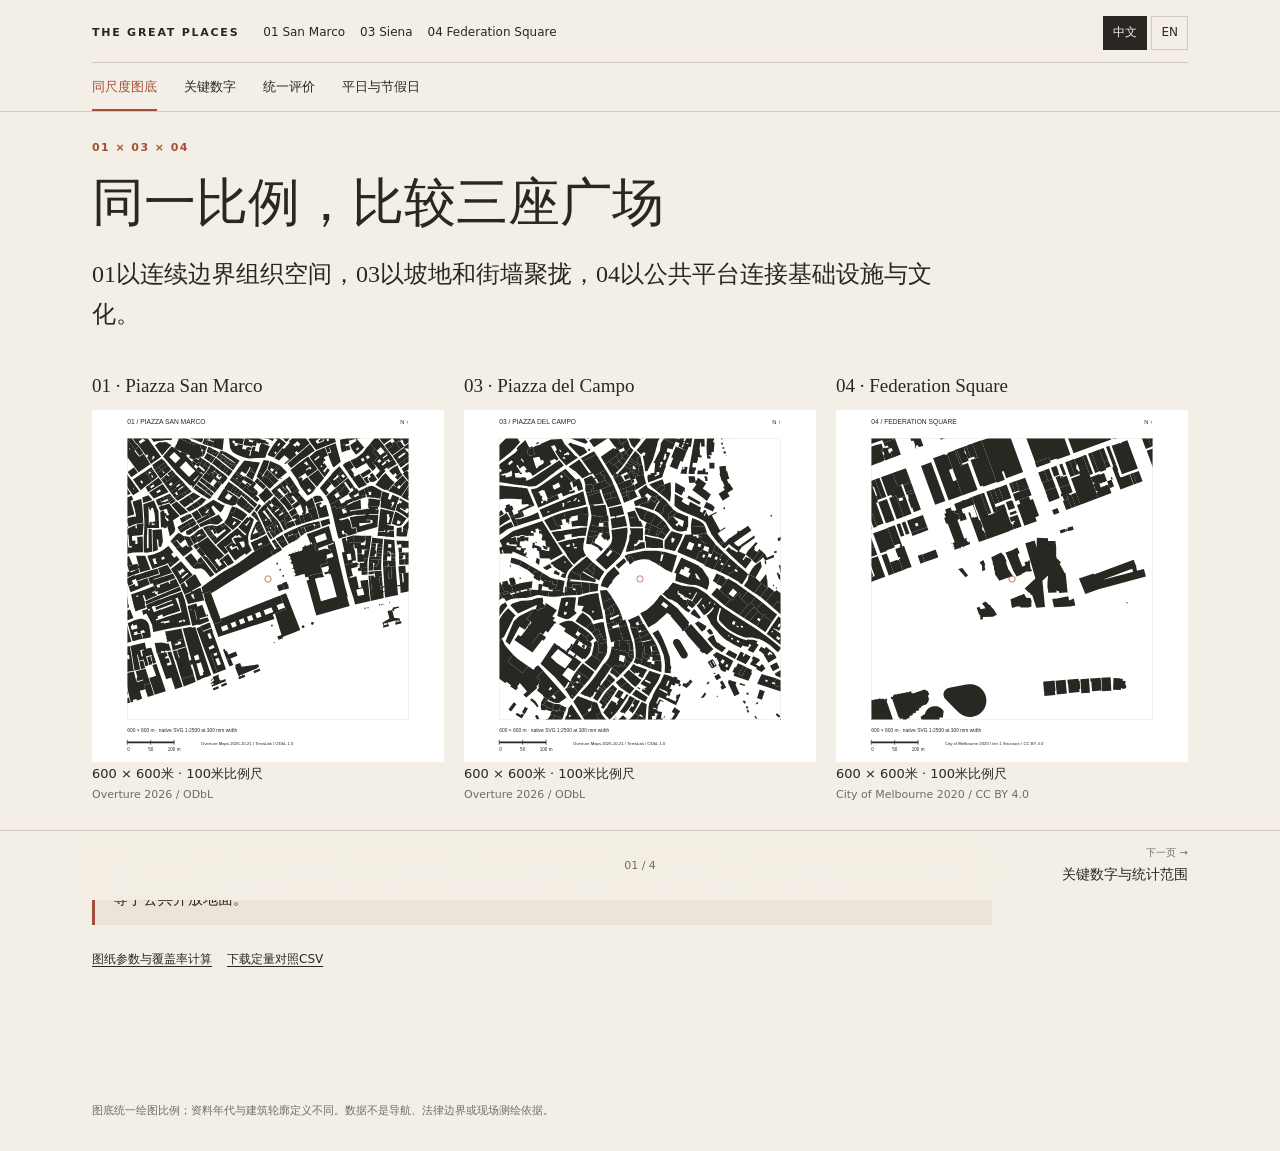
<file: docs/comparison.html>
<!doctype html>
<html lang="zh" data-language="zh">
<head>
<meta charset="utf-8">
<meta name="viewport" content="width=device-width,initial-scale=1">
<meta name="reader-version" content="be3ca3fa6915">
<title>01 × 03 × 04 | THE GREAT PLACES</title>
<style>:root{--paper:#f4efe6;--ink:#282722;--muted:#716c62;--line:#d4c9bb;--accent:#a34f38;--max:1160px}*{box-sizing:border-box}html{scroll-padding-top:140px}body{margin:0;background:var(--paper);color:var(--ink);font:16px/1.8 system-ui,"Noto Sans SC",sans-serif}a{color:inherit;text-underline-offset:3px}a:hover{color:var(--accent)}button{font:inherit;cursor:pointer;color:inherit}h1,h2,h3{font-family:Georgia,"Noto Serif SC",serif;font-weight:400;line-height:1.24}h1{font-size:clamp(32px,4.2vw,52px);margin:13px 0 20px}h2{font-size:clamp(24px,3vw,36px)}h3{font-size:22px;margin:0 0 12px}p{margin:0 0 18px}button,a,summary{touch-action:manipulation}:focus-visible{outline:3px solid var(--accent);outline-offset:4px}[hidden]{display:none!important}html:not([data-language="en"]) [lang="en"],html[data-language="en"] [lang="zh"]{display:none!important}.shell{max-width:var(--max);margin:auto;padding-left:32px;padding-right:32px}.site-header{border-bottom:1px solid var(--line);background:#f4efe6f5;position:sticky;top:0;z-index:20;backdrop-filter:blur(12px)}.top-row{display:flex;align-items:center;gap:24px;padding-top:16px;padding-bottom:12px}.brand{font-size:11px;font-weight:700;letter-spacing:.16em;white-space:nowrap;text-decoration:none}.project-index{display:flex;gap:15px;flex:1;overflow-x:auto;white-space:nowrap;font-size:12px}.project-index a{padding:4px 0;text-decoration:none}.project-index [aria-current="page"]{color:var(--accent);font-weight:700}.languages{display:flex;gap:4px}.languages button{border:1px solid var(--line);padding:5px 9px;background:transparent;font-size:12px}.languages [aria-pressed="true"]{background:var(--ink);color:var(--paper);border-color:var(--ink)}.chapter-nav{display:flex;align-items:center;gap:27px;white-space:nowrap;overflow-x:auto;border-top:1px solid var(--line);font-size:13px}.chapter-nav a{flex-shrink:0;text-decoration:none;padding:12px 0 11px;border-bottom:2px solid transparent}.chapter-nav a[aria-current="page"]{border-bottom-color:var(--accent);color:var(--accent)}.chapter-nav .utility{font-size:11px;color:var(--muted)}main{min-height:70vh}.reader-heading{display:flex;gap:20px;align-items:end;justify-content:space-between;margin-top:32px;border-bottom:1px solid var(--line);padding-bottom:18px}.reader-heading p{font-size:11px;color:var(--muted);letter-spacing:.08em;margin:0}.reader-heading strong{display:block;font:20px Georgia;margin:0 0 5px}.page-tabs{display:flex;gap:8px;flex-wrap:wrap;padding:15px 0 0}.page-tabs a{font-size:12px;border:1px solid var(--line);padding:5px 11px;text-decoration:none}.page-tabs a[aria-current="page"]{border-color:var(--accent);background:#ece1d5;color:var(--accent)}.case-view{padding:26px 0 24px}.eyebrow{font-size:11px;color:var(--accent);letter-spacing:.13em;text-transform:uppercase;font-weight:650}.lede{max-width:850px;font:clamp(19px,2vw,24px)/1.65 Georgia,"Noto Serif SC",serif;margin-bottom:24px}.prose{max-width:850px;line-height:1.85}.hero-layout{display:grid;grid-template-columns:1.5fr 1fr;gap:28px;align-items:start}.hero-layout .media{margin:0}.hero-layout img{height:350px;object-fit:cover}.facts{display:grid;grid-template-columns:1fr 1fr;gap:0 22px;border-top:1px solid var(--line);margin:0}.facts>div{border-bottom:1px solid var(--line);padding:12px 0}.facts dt{font-size:11px;color:var(--muted);margin:0 0 5px}.facts dd{font-size:14px;font-weight:550;line-height:1.6;margin:0}.media{margin:22px 0;min-width:0}.image-button{width:100%;display:block;border:0;padding:0;background:#e8e0d5;cursor:zoom-in}.image-button img{display:block;width:100%;height:auto;max-height:550px;object-fit:contain}.media.drawing .image-button{background:white}.media figcaption{font-size:13px;line-height:1.6;color:var(--muted);padding-top:9px}.media figcaption .caption-main{color:var(--ink)}.credit{font-size:11px;margin-top:4px}.credit summary{cursor:pointer;color:var(--muted);width:fit-content}.credit p{padding:8px 0 0;margin:0;overflow-wrap:anywhere}.media .crop-svg{display:block;width:100%;height:auto;background:white}.image-pair{display:grid;grid-template-columns:1fr 1fr;gap:25px}.image-pair .media{margin:15px 0}.image-pair .image-button img{height:300px;object-fit:cover}.image-pair .drawing img{object-fit:contain;background:white}.section-strip{display:flex;justify-content:space-between;gap:24px;font-size:13px;color:var(--accent);border-top:1px solid var(--line);padding-top:8px;margin-top:-10px}.reading-points{display:grid;grid-template-columns:repeat(3,1fr);gap:28px;margin:26px 0}.reading-points article{border-top:2px solid var(--ink);padding-top:16px}.reading-points h3{font-size:20px}.reading-points p{font-size:14px;line-height:1.8;margin:0}.takeaway{border-left:3px solid var(--accent);padding:13px 18px;background:#ece4d8;margin:24px 0;max-width:900px;font-size:15px;line-height:1.75}.map-frame{display:block;width:100%;height:440px;border:1px solid var(--line);margin:20px 0;background:#e7dfd3}.map-links,.downloads{display:flex;gap:15px;flex-wrap:wrap;font-size:12px;margin:14px 0}.references{font-size:12px;border-top:1px solid var(--line);padding:12px 0;margin-top:25px;color:var(--muted)}.references summary,.archive summary{cursor:pointer}.references ol{margin-bottom:0;padding-left:22px}.references li{margin:6px 0;overflow-wrap:anywhere}.archive{border-bottom:1px solid var(--line);padding:16px 0;font-size:14px}.archive[open]>summary{margin-bottom:18px}.archive .prose{font-size:14px}.comparison-callout{display:flex;justify-content:space-between;align-items:center;gap:24px;border-top:1px solid var(--line);border-bottom:1px solid var(--line);padding:15px 0;margin:25px 0;font-size:14px}.metric-figure{max-width:840px;margin:auto}.metric-figure img{width:100%;max-height:none}.pager{position:sticky;bottom:0;z-index:15;background:#f4efe6f7;border-top:1px solid var(--line);backdrop-filter:blur(10px)}.pager-inner{display:flex;align-items:center;justify-content:space-between;gap:16px;padding-top:13px;padding-bottom:13px}.pager a{font-size:14px;text-decoration:none;min-width:26%}.pager a:last-child{text-align:right}.pager a[aria-disabled="true"]{visibility:hidden}.pager small{font-size:10px;color:var(--muted);display:block}.page-count{font-size:11px;color:var(--muted);white-space:nowrap}.site-footer{font-size:11px;color:var(--muted);padding-top:22px;padding-bottom:30px}.skip{position:absolute;top:-200px;z-index:100;background:var(--paper);padding:10px}.skip:focus{top:8px}.image-dialog{border:0;background:#1c1b18fa;color:var(--paper);max-width:100vw;width:100vw;max-height:100dvh;height:100dvh;padding:65px 4vw 20px}.image-dialog::backdrop{background:#1c1b18}.dialog-inner{height:100%;display:flex;flex-direction:column;align-items:center;justify-content:center}.image-dialog img{max-width:100%;max-height:80dvh;width:auto;height:auto;object-fit:contain}.image-dialog button{position:absolute;right:4vw;top:17px;background:transparent;border:1px solid var(--paper);padding:7px 14px;color:var(--paper)}.dialog-caption{font-size:12px;max-width:1000px;text-align:center;margin-top:12px}body:has(dialog[open]){overflow:hidden}.print-button{background:var(--ink);color:var(--paper);padding:9px 18px;border:1px solid var(--ink);font-size:13px}.factsheet-layout{display:grid;grid-template-columns:1fr 1fr;gap:30px;align-items:start}.factsheet-layout .media{margin:0}.factsheet-layout img{max-height:430px}.comparison-grid{display:grid;grid-template-columns:repeat(3,minmax(0,1fr));gap:20px}.comparison-grid figure{margin:0;min-width:0}.comparison-grid img{width:100%;height:auto;display:block}.comparison-grid figcaption{font-size:13px}.comparison-grid h2{font-size:19px;margin-bottom:12px}.compare-intro{padding:35px 0 0}.comparison-grid .source-note{font-size:11px;color:var(--muted)}
@media(max-width:900px){.top-row{flex-wrap:wrap;gap:10px 20px}.project-index{order:3;flex-basis:100%}.languages{margin-left:auto}.chapter-nav{gap:23px}.hero-layout{grid-template-columns:1fr}.hero-layout img{height:360px}.facts{margin-top:0}.reading-points{gap:20px}.image-pair .image-button img{height:250px}.reader-heading{margin-top:24px}.comparison-overflow{overflow-x:auto}.comparison-grid{display:flex;width:max-content;gap:16px}.comparison-grid figure{width:300px}.comparison-grid img{width:300px}}
@media(max-width:560px){.shell{padding-left:20px;padding-right:20px}.site-header{position:relative}.reader-heading{align-items:start}.reader-heading strong{font-size:18px}.reader-heading p{font-size:10px}.reader-heading .eyebrow{font-size:10px}.case-view{padding-top:22px}h1{font-size:32px;margin-top:12px}.lede{font-size:19px}.hero-layout img{height:250px}.facts dd{font-size:13px}.facts dt{font-size:10px}.image-pair{grid-template-columns:1fr;gap:10px}.image-pair .image-button img{height:auto;max-height:330px;object-fit:contain}.reading-points{grid-template-columns:1fr;gap:21px}.reading-points article{padding-top:13px}.reading-points h3{font-size:20px}.map-frame{height:360px}.comparison-callout{align-items:start;flex-direction:column;gap:10px}.pager a{font-size:12px;max-width:39%}.pager-inner{gap:8px}.page-count{font-size:10px}.factsheet-layout{grid-template-columns:1fr}.section-strip{font-size:11px;gap:8px}.page-tabs{gap:6px}.page-tabs a{font-size:11px;padding:5px 8px}.metric-figure{margin:0}.image-dialog{padding-left:10px;padding-right:10px}}
@media print{@page{size:A4 landscape;margin:12mm}body{font-size:10pt;background:#fff}.site-header,.reader-heading,.page-tabs,.pager,.site-footer,.print-button,.skip,.references,dialog{display:none!important}.case-view{display:none!important}#factsheet{display:block!important;padding:0}#factsheet[hidden]{display:block!important}#factsheet h1{font-size:25pt;margin:0 0 5mm}#factsheet .lede{font-size:11pt;margin:0 0 5mm}#factsheet .factsheet-layout{grid-template-columns:1fr 1fr;gap:10mm}#factsheet .facts{grid-template-columns:1fr 1fr}#factsheet .facts>div{padding:3mm 0}#factsheet .facts dd{font-size:10pt}#factsheet .facts dt{font-size:8pt}#factsheet .media img{max-height:120mm}#factsheet .media figcaption{font-size:8pt}#factsheet .credit{display:none}#factsheet .takeaway{font-size:10pt;padding:3mm 5mm;margin-top:6mm}.shell{max-width:none;padding:0}}
.metric-cards{display:grid;grid-template-columns:repeat(2,minmax(0,1fr));gap:20px;margin:25px 0}.metric-cards article{padding:18px 20px;border:1px solid var(--line)}.metric-cards small{font-size:11px;color:var(--muted)}.metric-cards strong{font:30px/1.25 Georgia,"Noto Serif SC",serif;display:block;margin:9px 0}.metric-cards p{font-size:13px;line-height:1.7;margin:0 0 8px}.metric-cards a{font-size:11px;color:var(--muted)}.dimension-grid{display:grid;grid-template-columns:repeat(2,minmax(0,1fr));gap:22px;margin:25px 0}.dimension{border-top:1px solid var(--ink);padding-top:15px}.dimension-label{font-size:11px;color:var(--accent);margin-bottom:8px}.dimension h3{font-size:22px;margin:0 0 10px}.dimension p{font-size:14px;line-height:1.8;margin-bottom:4px}.dimension-source{font-size:11px;color:var(--muted)}.table-scroll{width:100%;overflow-x:auto;margin:22px 0}.table-scroll table{width:100%;border-collapse:collapse;font-size:13px;min-width:650px}.table-scroll th,.table-scroll td{padding:13px;text-align:left;vertical-align:top;border-bottom:1px solid var(--line)}.table-scroll th{font-weight:600;color:var(--accent)}@media(max-width:560px){.metric-cards,.dimension-grid{grid-template-columns:1fr}.metric-cards strong{font-size:28px}}
/* Route focus announces the page without drawing a box around the headline. */
.case-view h1:focus{outline:none}
@media print{body[data-case="comparison"] .case-view:not([hidden]){display:block!important}}

/* Give visual evidence room without flattening all case content into one long page. */
.image-triptych{display:grid;grid-template-columns:repeat(3,minmax(0,1fr));gap:20px;align-items:start}.image-triptych .media{margin:15px 0}.image-triptych img{height:285px;object-fit:contain}.programme-list{display:grid;grid-template-columns:repeat(2,minmax(0,1fr));gap:32px;margin:24px 0}.programme-list>article{min-width:0;border-top:2px solid var(--ink);padding-top:17px}.programme-list h2{font-size:26px;margin:0 0 10px}.programme-list p{font-size:14px;line-height:1.8;margin:12px 0}.programme-list .media{margin:15px 0}.programme-list img{max-height:320px;object-fit:contain}.programme-date{font-size:12px;color:var(--accent)}.programme-source{font-size:12px;color:var(--muted);margin-top:12px}.event-timeline{list-style:none;margin:28px 0;padding:0;max-width:1000px}.event-timeline>li{display:grid;grid-template-columns:140px minmax(0,1fr);gap:26px;border-top:1px solid var(--line);padding:23px 0}.event-timeline h2{font-size:26px;margin:5px 0 12px}.event-timeline p{font-size:15px;line-height:1.8;margin:0}.event-date{font:22px/1.4 Georgia,serif;color:var(--accent)}
@media(max-width:700px){.image-triptych{grid-template-columns:1fr}.image-triptych img{height:auto;max-height:380px}.programme-list{grid-template-columns:1fr;gap:28px}.programme-list h2{font-size:25px}.event-timeline>li{grid-template-columns:1fr;gap:7px}.event-timeline h2{font-size:23px}.event-date{font-size:21px}}

.image-pair .drawing .image-button img{height:auto;max-height:600px;object-fit:contain}
</style>
</head>
<body class="comparison-page" data-case="comparison">
<header class="site-header">
<div class="shell">
<div class="top-row">
<a class="brand" href="index.html">THE GREAT PLACES</a>
<div class="project-index">
<a href="index.html">01 San Marco</a>
<a href="cases/piazza-del-campo.html">03 Siena</a>
<a href="cases/federation-square.html">04 Federation Square</a>
</div>
<div class="languages">
<button data-lang="zh">中文</button>
<button data-lang="en">EN</button>
</div>
</div>
<nav class="chapter-nav">
<a class="reader-link" href="#figure-ground" data-chapter="figure-ground">
<span lang="zh">同尺度图底</span>
<span lang="en">Figure-ground</span>
</a>
<a class="reader-link" href="#metrics" data-chapter="metrics">
<span lang="zh">关键数字</span>
<span lang="en">Key numbers</span>
</a>
<a class="reader-link" href="#assessment" data-chapter="assessment">
<span lang="zh">统一评价</span>
<span lang="en">Assessment</span>
</a>
<a class="reader-link" href="#use" data-chapter="use">
<span lang="zh">平日与节假日</span>
<span lang="en">Ordinary / holidays</span>
</a>
</nav>
</div>
</header>
<main class="shell">
<section class="case-view" id="figure-ground" data-chapter="figure-ground" data-title-zh="同一比例，比较三座广场" data-title-en="One scale, three squares" data-case-name="01 × 03 × 04">
<div class="eyebrow">01 × 03 × 04</div>
<h1 tabindex="-1">
<span lang="zh">同一比例，比较三座广场</span>
<span lang="en">One scale, three squares</span>
</h1>
<p class="lede">
<span lang="zh">01以连续边界组织空间，03以坡地和街墙聚拢，04以公共平台连接基础设施与文化。</span>
<span lang="en">01 is organised by continuous edges, 03 by slope and fronts, and 04 by civic ground connecting infrastructure and culture.</span>
</p>
<div class="comparison-overflow">
<div class="comparison-grid">
<figure>
<h2>01 · Piazza San Marco</h2>
<a href="data/san-marco-figure-ground-600m.svg" target="_blank">
<img src="data/san-marco-figure-ground-600m.svg" alt="600 × 600米建筑图底，北向上，100米比例尺">
</a>
<figcaption>
<span lang="zh">600 × 600米 · 100米比例尺</span>
<span lang="en">600 × 600 m · 100 m graphic bar</span>
<p class="source-note">Overture 2026 / ODbL</p>
</figcaption>
</figure>
<figure>
<h2>03 · Piazza del Campo</h2>
<a href="data/siena-figure-ground-600m.svg" target="_blank">
<img src="data/siena-figure-ground-600m.svg" alt="600 × 600米建筑图底，北向上，100米比例尺">
</a>
<figcaption>
<span lang="zh">600 × 600米 · 100米比例尺</span>
<span lang="en">600 × 600 m · 100 m graphic bar</span>
<p class="source-note">Overture 2026 / ODbL</p>
</figcaption>
</figure>
<figure>
<h2>04 · Federation Square</h2>
<a href="data/federation-figure-ground-600m.svg" target="_blank">
<img src="data/federation-figure-ground-600m.svg" alt="600 × 600米建筑图底，北向上，100米比例尺">
</a>
<figcaption>
<span lang="zh">600 × 600米 · 100米比例尺</span>
<span lang="en">600 × 600 m · 100 m graphic bar</span>
<p class="source-note">City of Melbourne 2020 / CC BY 4.0</p>
</figcaption>
</figure>
</div>
</div>
<div class="takeaway">
<span lang="zh">三张图使用同一600米方框、同一米制比例、同一北向与100米尺。手机版可横向浏览，三张图保持等宽。白色含水面与铁路，不等于公共开放地面。</span>
<span lang="en">All frames use the same 600 m square, metric scale, north and 100 m bar. Swipe horizontally on mobile; all maps remain equal width. White includes water and railway, not just public open ground.</span>
</div>
<div class="downloads">
<a href="data/comparison-figures.json">
<span lang="zh">图纸参数与覆盖率计算</span>
<span lang="en">Drawing parameters and coverage measures</span>
</a>
<a href="data/case-comparison.csv" download>
<span lang="zh">下载定量对照CSV</span>
<span lang="en">Download quantitative CSV</span>
</a>
</div>
</section>
<section class="case-view" id="metrics" data-chapter="metrics" data-title-zh="关键数字与统计范围" data-title-en="Key numbers and statistical boundaries" data-case-name="01 × 03 × 04" hidden>
<div class="eyebrow">01 × 03 × 04</div>
<h1 tabindex="-1">
<span lang="zh">关键数字与统计范围</span>
<span lang="en">Key numbers and statistical boundaries</span>
</h1>
<p class="lede">
<span lang="zh">同名指标同表呈现；不同年份、边界与统计方法保留在每一格里。未取得的年量留空，不用全市游客量补齐。</span>
<span lang="en">Named metrics share one table, with dates, boundaries and methods retained in every cell. Missing annual counts are not filled with city-wide tourism.</span>
</p>
<div class="table-scroll" tabindex="0">
<table>
<thead>
<tr>
<th>
<span lang="zh">指标</span>
<span lang="en">Metric</span>
</th>
<th>Piazza San Marco</th>
<th>Piazza del Campo</th>
<th>Federation Square</th>
</tr>
</thead>
<tbody>
<tr>
<td>
<span lang="zh">所在城市人口</span>
<span lang="en">City population</span>
</td>
<td>
<strong>
<span lang="zh">251,294 人</span>
<span lang="en">251,294 residents</span>
</strong>
<p>
<span lang="zh">2025-12-31；Comune di Venezia全市镇，含大陆地区；不是历史岛城人口。</span>
<span lang="en">31 Dec 2025; municipality including the mainland, not the historic islands alone.</span>
</p>
<a href="https://www.comune.venezia.it/it/content/serie-storiche" target="_blank" rel="noopener">
<span lang="zh">出处</span>
<span lang="en">Source</span>
</a>
</td>
<td>
<strong>
<span lang="zh">53,588 人</span>
<span lang="en">53,588 residents</span>
</strong>
<p>
<span lang="zh">2025-12-31；Comune di Siena全市镇注册常住人口，不是省级人口。</span>
<span lang="en">31 Dec 2025; municipal registered residents, not the province.</span>
</p>
<a href="https://www.comune.siena.it/sites/default/files/2026-03/Popolazione%20residente%20al%2031.12.2025%20per%20et%C3%A0_0.pdf" target="_blank" rel="noopener">
<span lang="zh">出处</span>
<span lang="en">Source</span>
</a>
</td>
<td>
<strong>
<span lang="zh">194,481 人</span>
<span lang="en">194,481 residents</span>
</strong>
<p>
<span lang="zh">2025-06-30；City of Melbourne LGA，ABS估计常住人口；大墨尔本另为5,435,590人。</span>
<span lang="en">30 Jun 2025; City of Melbourne LGA estimated residents (ABS); Greater Melbourne separately has 5,435,590.</span>
</p>
<a href="https://www.abs.gov.au/statistics/people/population/regional-population/2024-25" target="_blank" rel="noopener">
<span lang="zh">出处</span>
<span lang="en">Source</span>
</a>
</td>
</tr>
<tr>
<td>
<span lang="zh">公布广场面积</span>
<span lang="en">Published plaza area</span>
</td>
<td>
<strong>
<span lang="zh">12,600 m²</span>
<span lang="en">12,600 m²</span>
</strong>
<p>
<span lang="zh">Piazza主体，不含Piazzetta；意大利语维基百科公布值，属二级来源。</span>
<span lang="en">Piazza proper, excluding Piazzetta; published Italian Wikipedia value, a secondary source.</span>
</p>
<a href="https://it.wikipedia.org/wiki/Piazza_San_Marco" target="_blank" rel="noopener">
<span lang="zh">出处</span>
<span lang="en">Source</span>
</a>
</td>
<td>
<strong>
<span lang="zh">11,510 m²</span>
<span lang="en">11,510 m²</span>
</strong>
<p>
<span lang="zh">Sepe等2021论文所列广场表面积；此处四舍五入显示，不由图像推算。</span>
<span lang="en">Square surface area listed in Sepe et al. 2021; display rounded, not measured from an image.</span>
</p>
<a href="https://iris.uniroma1.it/bitstream/11573/1658610/1/Sepe_Covid%E2%80%9119-pandemic-and-public_2021.pdf" target="_blank" rel="noopener">
<span lang="zh">出处</span>
<span lang="en">Source</span>
</a>
</td>
<td>
<strong>
<span lang="zh">7,500 m²</span>
<span lang="en">7,500 m²</span>
</strong>
<p>
<span lang="zh">Karres en Brands设计资料中的广场面积；运营方现行Main Square场租区域另为5,000 m²。</span>
<span lang="en">Plaza area in the landscape designer’s account; current Main Square hire area is separately 5,000 m².</span>
</p>
<a href="https://www.karresenbrands.com/en/projects/federation-square" target="_blank" rel="noopener">
<span lang="zh">出处</span>
<span lang="en">Source</span>
</a>
</td>
</tr>
<tr>
<td>
<span lang="zh">公布活动容量</span>
<span lang="en">Published event capacity</span>
</td>
<td>
<strong>
<span lang="zh">20,000 人</span>
<span lang="en">20,000 people</span>
</strong>
<p>
<span lang="zh">2018年Volo dell’Angelo活动限额；不是当前全时段容量。</span>
<span lang="en">2018 Flight of the Angel event cap; not a current permanent capacity.</span>
</p>
<a href="https://live.comune.venezia.it/it/2025/04/carnevale-di-venezia-volo-dellangelo-domenica-4-febbraio-piazza-san-marco-le-disposizioni" target="_blank" rel="noopener">
<span lang="zh">出处</span>
<span lang="en">Source</span>
</a>
</td>
<td>
<strong>
<span lang="zh">约15,000 人</span>
<span lang="en">Approx. 15,000 people</span>
</strong>
<p>
<span lang="zh">2026 Palio中央站立区，赛事安保方说明；不含所有外围看台，也不是平日固定上限。</span>
<span lang="en">2026 Palio central standing area, per event security provider; not all grandstands or a permanent ordinary-day limit.</span>
</p>
<a href="https://nkmservice.com/sicurezza/grandi-eventi-e-concerti/gestione-flussi-e-safety-al-palio-di-siena/" target="_blank" rel="noopener">
<span lang="zh">出处</span>
<span lang="en">Source</span>
</a>
</td>
<td>
<strong>
<span lang="zh">10,000 人</span>
<span lang="en">10,000 people</span>
</strong>
<p>
<span lang="zh">现行Main Square场地页面公布容量；实际活动配置和审批可能更低。</span>
<span lang="en">Current Main Square venue listing; actual event layouts and approvals may be lower.</span>
</p>
<a href="https://fedsquare.com/venues/main-square" target="_blank" rel="noopener">
<span lang="zh">出处</span>
<span lang="en">Source</span>
</a>
</td>
</tr>
<tr>
<td>
<span lang="zh">广场年到访量</span>
<span lang="en">Annual square visitation</span>
</td>
<td>
<strong>
<span lang="zh">未确认</span>
<span lang="en">Not established</span>
</strong>
<p>
<span lang="zh">未取得广场级完整年度统计；不以威尼斯全市游客量或教堂入场人数替代。</span>
<span lang="en">No complete square-level annual series found; city tourism and basilica admissions are excluded.</span>
</p>
<a href="https://www.comune.venezia.it/it/content/studi" target="_blank" rel="noopener">
<span lang="zh">出处</span>
<span lang="en">Source</span>
</a>
</td>
<td>
<strong>
<span lang="zh">未确认</span>
<span lang="en">Not established</span>
</strong>
<p>
<span lang="zh">未取得广场级完整年度统计；不使用全市住宿人次替代。</span>
<span lang="en">No complete square-level annual count found; city accommodation nights are excluded.</span>
</p>
<a href="https://www.visitsiena.it" target="_blank" rel="noopener">
<span lang="zh">出处</span>
<span lang="en">Source</span>
</a>
</td>
<td>
<strong>
<span lang="zh">1,190万以上</span>
<span lang="en">11.9 million+</span>
</strong>
<p>
<span lang="zh">2025–26财年，运营方年报，printed p26；按其Visitors口径，不宣称为去重人数。</span>
<span lang="en">FY2025–26 operator report, printed p26; reported “Visitors”, not established as unique individuals.</span>
</p>
<a href="https://assets.artsprecinct.melbourne/documents/Melbourne_Arts_Precinct_Corporation_Annual-Report_2025-26_sml.pdf" target="_blank" rel="noopener">
<span lang="zh">出处</span>
<span lang="en">Source</span>
</a>
</td>
</tr>
<tr>
<td>
<span lang="zh">600米图幅建筑覆盖率</span>
<span lang="en">Buildings in the 600 m frame</span>
</td>
<td>
<strong>
<span lang="zh">49.58%</span>
<span lang="en">49.58%</span>
</strong>
<p>
<span lang="zh">统一600 × 600米图幅；合并并裁切真实建筑轮廓后计算。分母含水面；不是公共开放率。</span>
<span lang="en">Union of source footprints clipped to the same 600 × 600 m frame. Denominator includes water; not a public-open-space ratio.</span>
</p>
<a href="data/comparison-figures.json" target="_blank" rel="noopener">
<span lang="zh">出处</span>
<span lang="en">Source</span>
</a>
</td>
<td>
<strong>
<span lang="zh">54.98%</span>
<span lang="en">54.98%</span>
</strong>
<p>
<span lang="zh">统一600 × 600米图幅；合并并裁切真实建筑轮廓后计算。分母含水面；不是公共开放率。</span>
<span lang="en">Union of source footprints clipped to the same 600 × 600 m frame. Denominator includes water; not a public-open-space ratio.</span>
</p>
<a href="data/comparison-figures.json" target="_blank" rel="noopener">
<span lang="zh">出处</span>
<span lang="en">Source</span>
</a>
</td>
<td>
<strong>
<span lang="zh">28.97%</span>
<span lang="en">28.97%</span>
</strong>
<p>
<span lang="zh">统一600 × 600米图幅；合并并裁切真实建筑轮廓后计算。分母含水面；不是公共开放率。</span>
<span lang="en">Union of source footprints clipped to the same 600 × 600 m frame. Denominator includes water; not a public-open-space ratio.</span>
</p>
<a href="data/comparison-figures.json" target="_blank" rel="noopener">
<span lang="zh">出处</span>
<span lang="en">Source</span>
</a>
</td>
</tr>
</tbody>
</table>
</div>
<div class="takeaway">
<span lang="zh">容量不能直接排名：01为2018特定活动限额，03为2026中央站立区，04为现行Main Square场地口径。覆盖率是实际GIS计算，不是公共性评分。</span>
<span lang="en">Capacity is not a ranking: 01 is a 2018 event cap, 03 a 2026 central standing area, and 04 the current Main Square venue listing. GIS coverage is a computed measure, not a publicness score.</span>
</div>
<div class="downloads">
<a href="data/case-comparison.csv" download>CSV ↓</a>
<a href="data/case-comparison.json">JSON ↗</a>
</div>
</section>
<section class="case-view" id="assessment" data-chapter="assessment" data-title-zh="十个共同维度，同一组用词" data-title-en="Ten shared dimensions, one vocabulary" data-case-name="01 × 03 × 04" hidden>
<div class="eyebrow">01 × 03 × 04</div>
<h1 tabindex="-1">
<span lang="zh">十个共同维度，同一组用词</span>
<span lang="en">Ten shared dimensions, one vocabulary</span>
</h1>
<p class="lede">
<span lang="zh">用空间、交通、景观、商业、气候、功能、时段、规模、科技与服务对象对齐三案；没有缺乏证据的总分。</span>
<span lang="en">Align form, transit, landscape, commerce, climate, programme, calendar, scale, technology and users, without an unsupported total score.</span>
</p>
<div class="table-scroll" tabindex="0">
<table>
<thead>
<tr>
<th>
<span lang="zh">共同维度</span>
<span lang="en">Shared dimension</span>
</th>
<th>Piazza San Marco</th>
<th>Piazza del Campo</th>
<th>Federation Square</th>
</tr>
</thead>
<tbody>
<tr>
<td>
<span lang="zh">空间形态</span>
<span lang="en">Spatial form</span>
</td>
<td>
<strong>
<span lang="zh">连续围合</span>
<span lang="en">Continuous enclosure</span>
</strong>
<p>
<span lang="zh">Piazza、柱廊与Piazzetta形成由围合到水岸的清晰序列。</span>
<span lang="en">Piazza, arcades and Piazzetta form a legible sequence from enclosure to waterfront.</span>
</p>
<a href="https://whc.unesco.org/en/list/394/" target="_blank" rel="noopener">
<span lang="zh">出处</span>
<span lang="en">Source</span>
</a>
</td>
<td>
<strong>
<span lang="zh">坡地向心</span>
<span lang="en">Sloped inward focus</span>
</strong>
<p>
<span lang="zh">壳形坡面与低侧市政宫共同形成观看和停留方向。</span>
<span lang="en">Shell-shaped ground and the low-side palace establish direction for viewing and staying.</span>
</p>
<a href="https://repositum.tuwien.at/handle/20.500.12708/221531" target="_blank" rel="noopener">
<span lang="zh">出处</span>
<span lang="en">Source</span>
</a>
</td>
<td>
<strong>
<span lang="zh">人工坡地连接</span>
<span lang="en">Artificial sloped connection</span>
</strong>
<p>
<span lang="zh">铁路上盖创造连续公共地面，向东整体抬升约6米。</span>
<span lang="en">A rail deck creates civic ground with an approximately 6 m eastward rise.</span>
</p>
<a href="https://assets.heritagecouncil.vic.gov.au/assets/Determination-Federation-Square-FINAL.pdf" target="_blank" rel="noopener">
<span lang="zh">出处</span>
<span lang="en">Source</span>
</a>
</td>
</tr>
<tr>
<td>
<span lang="zh">交通可达性</span>
<span lang="en">Public transport</span>
</td>
<td>
<strong>
<span lang="zh">有公共交通</span>
<span lang="en">Public transport present</span>
</strong>
<p>
<span lang="zh">以水上巴士加步行为主；不是汽车直达型广场。</span>
<span lang="en">Waterbus plus walking is the principal approach, not direct car access.</span>
</p>
<a href="https://www.comune.venezia.it/it/content/citt-tutti-venezia-accessibile-itinerari-senza-barriere-area-marciana" target="_blank" rel="noopener">
<span lang="zh">出处</span>
<span lang="en">Source</span>
</a>
</td>
<td>
<strong>
<span lang="zh">有公共交通</span>
<span lang="en">Public transport present</span>
</strong>
<p>
<span lang="zh">火车与公交衔接历史中心，最终步行进入广场。</span>
<span lang="en">Rail and buses connect to the historic centre, with a final pedestrian approach.</span>
</p>
<a href="https://www.visitsiena.it/trasporti-pubblici" target="_blank" rel="noopener">
<span lang="zh">出处</span>
<span lang="en">Source</span>
</a>
</td>
<td>
<strong>
<span lang="zh">有公共交通</span>
<span lang="en">Public transport present</span>
</strong>
<p>
<span lang="zh">火车、电车与步行连接CBD及河岸，是高可达的文化节点。</span>
<span lang="en">Rail, tram and walking connect CBD and river in a highly accessible cultural node.</span>
</p>
<a href="https://fedsquare.com/getting-here" target="_blank" rel="noopener">
<span lang="zh">出处</span>
<span lang="en">Source</span>
</a>
</td>
</tr>
<tr>
<td>
<span lang="zh">景观融入</span>
<span lang="en">Landscape integration</span>
</td>
<td>
<strong>
<span lang="zh">蓝色景观主导</span>
<span lang="en">Water-led setting</span>
</strong>
<p>
<span lang="zh">以潟湖水岸及硬质铺地为主，广场核心并非植被公园。</span>
<span lang="en">Lagoon frontage and paving dominate; the square core is not a planted park.</span>
</p>
<a href="https://whc.unesco.org/en/list/394/" target="_blank" rel="noopener">
<span lang="zh">出处</span>
<span lang="en">Source</span>
</a>
</td>
<td>
<strong>
<span lang="zh">地形主导，植被有限</span>
<span lang="en">Terrain-led; limited planting</span>
</strong>
<p>
<span lang="zh">坡地与喷泉融入空间体验；核心为硬质铺装，而非连续绿地。</span>
<span lang="en">Slope and fountain shape experience; the core is paved rather than continuous planted land.</span>
</p>
<a href="https://www.visitsiena.it/en/piazza-del-campo/" target="_blank" rel="noopener">
<span lang="zh">出处</span>
<span lang="en">Source</span>
</a>
</td>
<td>
<strong>
<span lang="zh">河岸＋新增花园</span>
<span lang="en">River edge + newer garden</span>
</strong>
<p>
<span lang="zh">Yarra河形成背景；2025年车库屋顶Test Garden增加植物景观，不能当作2002原广场绿化。</span>
<span lang="en">Yarra provides context; the 2025 car-park-roof Test Garden adds planting and is not original 2002 plaza greenery.</span>
</p>
<a href="https://assets.artsprecinct.melbourne/documents/Melbourne_Arts_Precinct_Corporation_Annual-Report_2025-26_sml.pdf#page=14" target="_blank" rel="noopener">
<span lang="zh">出处</span>
<span lang="en">Source</span>
</a>
</td>
</tr>
<tr>
<td>
<span lang="zh">商业界面</span>
<span lang="en">Commercial edges</span>
</td>
<td>
<strong>
<span lang="zh">商业环绕</span>
<span lang="en">Commercial edge present</span>
</strong>
<p>
<span lang="zh">咖啡座与商铺沿建筑边缘展开；商业座位不能等同免费公共座位。</span>
<span lang="en">Cafes and shops line the edges; commercial seats are not free public seating.</span>
</p>
<a href="https://www.comune.venezia.it/it/content/occupazione-suolo-plateatici" target="_blank" rel="noopener">
<span lang="zh">出处</span>
<span lang="en">Source</span>
</a>
</td>
<td>
<strong>
<span lang="zh">商业环绕</span>
<span lang="en">Commercial edge present</span>
</strong>
<p>
<span lang="zh">餐饮与外摆沿边缘展开，中心仍承担免费停留与公共活动。</span>
<span lang="en">Dining and terraces occupy edges while the centre supports informal stay and civic events.</span>
</p>
<a href="https://www.visitsiena.it/en/piazza-del-campo/" target="_blank" rel="noopener">
<span lang="zh">出处</span>
<span lang="en">Source</span>
</a>
</td>
<td>
<strong>
<span lang="zh">商业环绕</span>
<span lang="en">Commercial edge present</span>
</strong>
<p>
<span lang="zh">餐饮、酒吧和文化零售沿建筑边缘分布，与免费公共活动并存。</span>
<span lang="en">Dining, bars and cultural retail line buildings alongside free public programming.</span>
</p>
<a href="https://assets.artsprecinct.melbourne/documents/Melbourne_Arts_Precinct_Corporation_Annual-Report_2025-26_sml.pdf#page=67" target="_blank" rel="noopener">
<span lang="zh">出处</span>
<span lang="en">Source</span>
</a>
</td>
</tr>
<tr>
<td>
<span lang="zh">气候适应</span>
<span lang="en">Climate response</span>
</td>
<td>
<strong>
<span lang="zh">柱廊遮蔽，潮汐敏感</span>
<span lang="en">Arcade cover; tide-sensitive</span>
</strong>
<p>
<span lang="zh">夏季日晒与湿热、降雨及异常高潮位影响使用；覆盖边缘和预警是主要应对。</span>
<span lang="en">Summer sun and humidity, rain and high tides affect use; covered edges and warnings provide responses.</span>
</p>
<a href="https://www.comune.venezia.it/it/content/la-precipitazione-venezia-a-venezia" target="_blank" rel="noopener">
<span lang="zh">出处</span>
<span lang="en">Source</span>
</a>
</td>
<td>
<strong>
<span lang="zh">遮阴依赖建筑</span>
<span lang="en">Building-dependent shade</span>
</strong>
<p>
<span lang="zh">夏季需避晒，凉季有雨；原LaMMA基准年降雨785.7 mm（1961—1990），不是当前年度。</span>
<span lang="en">Summer sun and cool-season rain matter; LaMMA’s baseline annual rainfall is 785.7 mm (1961–1990), not a current-year total.</span>
</p>
<a href="https://www.lamma.toscana.it/node/788" target="_blank" rel="noopener">
<span lang="zh">出处</span>
<span lang="en">Source</span>
</a>
</td>
<td>
<strong>
<span lang="zh">室内外互补</span>
<span lang="en">Indoor/outdoor complement</span>
</strong>
<p>
<span lang="zh">Atrium覆盖空间和Labyrinth被动环境系统补充室外使用；不宣称露天广场全年舒适。</span>
<span lang="en">Atrium cover and Labyrinth passive conditioning complement outdoor use; year-round outdoor comfort is not claimed.</span>
</p>
<a href="https://fedsquare.com/sustainability" target="_blank" rel="noopener">
<span lang="zh">出处</span>
<span lang="en">Source</span>
</a>
</td>
</tr>
<tr>
<td>
<span lang="zh">使用功能</span>
<span lang="en">Use programme</span>
</td>
<td>
<strong>
<span lang="zh">多功能</span>
<span lang="en">Mixed use</span>
</strong>
<p>
<span lang="zh">穿行／停留／文化参观／公共活动四类功能并存。</span>
<span lang="en">Passage / staying / cultural visits / public events coexist.</span>
</p>
<a href="https://whc.unesco.org/en/list/394/" target="_blank" rel="noopener">
<span lang="zh">出处</span>
<span lang="en">Source</span>
</a>
</td>
<td>
<strong>
<span lang="zh">多功能</span>
<span lang="en">Mixed use</span>
</strong>
<p>
<span lang="zh">穿行／停留／文化参观／公共活动四类并存，Palio是特定时段的转换。</span>
<span lang="en">Passage / staying / cultural visits / public events coexist, with Palio as a timed transformation.</span>
</p>
<a href="https://palio.comune.siena.it/node/75" target="_blank" rel="noopener">
<span lang="zh">出处</span>
<span lang="en">Source</span>
</a>
</td>
<td>
<strong>
<span lang="zh">多功能</span>
<span lang="en">Mixed use</span>
</strong>
<p>
<span lang="zh">穿行／停留／文化参观／公共活动四类并存，兼有公共集会。</span>
<span lang="en">Passage / staying / cultural visits / public events coexist, including civic assemblies.</span>
</p>
<a href="https://assets.artsprecinct.melbourne/documents/Melbourne_Arts_Precinct_Corporation_Annual-Report_2025-26_sml.pdf#page=15" target="_blank" rel="noopener">
<span lang="zh">出处</span>
<span lang="en">Source</span>
</a>
</td>
</tr>
<tr>
<td>
<span lang="zh">平日／节假日</span>
<span lang="en">Ordinary / holiday use</span>
</td>
<td>
<strong>
<span lang="zh">节庆强化管控</span>
<span lang="en">Event-day access control</span>
</strong>
<p>
<span lang="zh">平日以游览、步行和外摆为主；狂欢节等活动可限制入口和容量。</span>
<span lang="en">Ordinary days emphasise visits, walking and terraces; Carnival events can impose entry and capacity limits.</span>
</p>
<a href="https://live.comune.venezia.it/it/2025/04/carnevale-di-venezia-volo-dellangelo-domenica-4-febbraio-piazza-san-marco-le-disposizioni" target="_blank" rel="noopener">
<span lang="zh">出处</span>
<span lang="en">Source</span>
</a>
</td>
<td>
<strong>
<span lang="zh">赛事改变地面规则</span>
<span lang="en">Events change ground rules</span>
</strong>
<p>
<span lang="zh">平日坐卧和穿行；Palio常规每年2场，赛事时配置赛道、围栏和受控入口。</span>
<span lang="en">Ordinary sitting and passage change to track, barriers and controlled entries for the two regular annual Palio races.</span>
</p>
<a href="https://palio.comune.siena.it/node/75" target="_blank" rel="noopener">
<span lang="zh">出处</span>
<span lang="en">Source</span>
</a>
</td>
<td>
<strong>
<span lang="zh">全年活动编排</span>
<span lang="en">Year-round programming</span>
</strong>
<p>
<span lang="zh">普通日自由到访与社区课程，节庆／比赛日形成舞台、屏幕和临时围合。</span>
<span lang="en">Ordinary visits and community classes shift to stages, screens and temporary enclosures on celebration and sport days.</span>
</p>
<a href="https://assets.artsprecinct.melbourne/documents/Melbourne_Arts_Precinct_Corporation_Annual-Report_2025-26_sml.pdf#page=16" target="_blank" rel="noopener">
<span lang="zh">出处</span>
<span lang="en">Source</span>
</a>
</td>
</tr>
<tr>
<td>
<span lang="zh">容量与年到访量</span>
<span lang="en">Capacity &amp; annual visitation</span>
</td>
<td>
<strong>
<span lang="zh">容量有历史事件口径</span>
<span lang="en">Historic event-specific cap</span>
</strong>
<p>
<span lang="zh">2018活动上限20,000人；广场级年到访量未确认。</span>
<span lang="en">2018 event cap: 20,000; square-level annual visitation remains unestablished.</span>
</p>
<a href="https://live.comune.venezia.it/it/2025/04/carnevale-di-venezia-volo-dellangelo-domenica-4-febbraio-piazza-san-marco-le-disposizioni" target="_blank" rel="noopener">
<span lang="zh">出处</span>
<span lang="en">Source</span>
</a>
</td>
<td>
<strong>
<span lang="zh">容量分区，年量缺失</span>
<span lang="en">Zoned capacity; annual count missing</span>
</strong>
<p>
<span lang="zh">2026安保执行记录为中央区约15,000人；不是全广场人数，也没有广场年量。</span>
<span lang="en">2026 provider account: approximately 15,000 in the centre; not a whole-square total. Annual square count unavailable.</span>
</p>
<a href="https://nkmservice.com/sicurezza/grandi-eventi-e-concerti/gestione-flussi-e-safety-al-palio-di-siena/" target="_blank" rel="noopener">
<span lang="zh">出处</span>
<span lang="en">Source</span>
</a>
</td>
<td>
<strong>
<span lang="zh">运营数据较完整</span>
<span lang="en">Stronger operator reporting</span>
</strong>
<p>
<span lang="zh">Main Square公布10,000人容量；2025–26年到访1,190万以上、389场活动，口径分别保留。</span>
<span lang="en">Main Square lists 10,000 capacity; FY2025–26 reports 11.9m+ visitors and 389 events, with scopes kept separate.</span>
</p>
<a href="https://assets.artsprecinct.melbourne/documents/Melbourne_Arts_Precinct_Corporation_Annual-Report_2025-26_sml.pdf#page=15" target="_blank" rel="noopener">
<span lang="zh">出处</span>
<span lang="en">Source</span>
</a>
</td>
</tr>
<tr>
<td>
<span lang="zh">科技接入</span>
<span lang="en">Technology</span>
</td>
<td>
<strong>
<span lang="zh">管理型科技</span>
<span lang="en">Management technology</span>
</strong>
<p>
<span lang="zh">活动限流使用数字计数设备；潮汐监测与预警服务通行，非娱乐屏幕主导。</span>
<span lang="en">Digital event counting and tide warnings support management; entertainment screens are not the defining infrastructure.</span>
</p>
<a href="https://live.comune.venezia.it/it/2025/04/carnevale-di-venezia-volo-dellangelo-domenica-4-febbraio-piazza-san-marco-le-disposizioni" target="_blank" rel="noopener">
<span lang="zh">出处</span>
<span lang="en">Source</span>
</a>
</td>
<td>
<strong>
<span lang="zh">管理型科技</span>
<span lang="en">Management technology</span>
</strong>
<p>
<span lang="zh">数字交通信息与赛事流量管理为主；未证实核心广场有常设大型数字艺术屏。</span>
<span lang="en">Digital transit information and event-flow management are documented; no permanent large digital-art screen in the core is established.</span>
</p>
<a href="https://www.visitsiena.it/trasporti-pubblici" target="_blank" rel="noopener">
<span lang="zh">出处</span>
<span lang="en">Source</span>
</a>
</td>
<td>
<strong>
<span lang="zh">展示＋环境科技</span>
<span lang="en">Display + environmental systems</span>
</strong>
<p>
<span lang="zh">场地页列65 m² Digital Façade、音响及听力辅助；另有Labyrinth与环境监测系统。</span>
<span lang="en">Venue lists a 65 m² Digital Façade, sound and hearing support, alongside Labyrinth and environmental monitoring.</span>
</p>
<a href="https://fedsquare.com/venues/main-square" target="_blank" rel="noopener">
<span lang="zh">出处</span>
<span lang="en">Source</span>
</a>
</td>
</tr>
<tr>
<td>
<span lang="zh">服务对象</span>
<span lang="en">Community / tourism</span>
</td>
<td>
<strong>
<span lang="zh">BOTH · 旅游焦点</span>
<span lang="en">BOTH · tourism focus</span>
</strong>
<p>
<span lang="zh">服务社区仪式与公共生活，同时是全球游客目的地；不赋虚构居民／游客比例。</span>
<span lang="en">Serves civic rituals and public life as well as global visitors; no resident/tourist percentage is invented.</span>
</p>
<a href="https://whc.unesco.org/en/list/394/" target="_blank" rel="noopener">
<span lang="zh">出处</span>
<span lang="en">Source</span>
</a>
</td>
<td>
<strong>
<span lang="zh">BOTH · 社区仪式突出</span>
<span lang="en">BOTH · strong community ritual</span>
</strong>
<p>
<span lang="zh">Contrade组织和Palio体现社区作用，同时是世界性游客目的地。</span>
<span lang="en">Contrade and Palio express community roles alongside international tourism.</span>
</p>
<a href="https://palio.comune.siena.it/node/75" target="_blank" rel="noopener">
<span lang="zh">出处</span>
<span lang="en">Source</span>
</a>
</td>
<td>
<strong>
<span lang="zh">BOTH · 城市文化突出</span>
<span lang="en">BOTH · urban culture focus</span>
</strong>
<p>
<span lang="zh">2025–26支持114个社区组织；同时承接都市文化参观与游客，不能只写成旅游景点。</span>
<span lang="en">114 community organisations supported in FY2025–26, alongside cultural visitors and tourists; more than a tourism attraction.</span>
</p>
<a href="https://assets.artsprecinct.melbourne/documents/Melbourne_Arts_Precinct_Corporation_Annual-Report_2025-26_sml.pdf#page=16" target="_blank" rel="noopener">
<span lang="zh">出处</span>
<span lang="en">Source</span>
</a>
</td>
</tr>
</tbody>
</table>
</div>
</section>
<section class="case-view" id="use" data-chapter="use" data-title-zh="平日、节假日与三个特点" data-title-en="Ordinary days, holidays and three qualities" data-case-name="01 × 03 × 04" hidden>
<div class="eyebrow">01 × 03 × 04</div>
<h1 tabindex="-1">
<span lang="zh">平日、节假日与三个特点</span>
<span lang="en">Ordinary days, holidays and three qualities</span>
</h1>
<p class="lede">
<span lang="zh">社区和游客可共享同一场地；BOTH不代表相同比例，而是有两类服务证据。</span>
<span lang="en">Communities and visitors may share a place; BOTH records evidence of both roles, not an equal split.</span>
</p>
<div class="table-scroll" tabindex="0">
<table>
<thead>
<tr>
<th>
<span lang="zh">案例</span>
<span lang="en">Case</span>
</th>
<th>
<span lang="zh">平日</span>
<span lang="en">Ordinary weekday</span>
</th>
<th>
<span lang="zh">普通周末／节假日</span>
<span lang="en">Ordinary weekend / holiday</span>
</th>
<th>
<span lang="zh">大型活动日</span>
<span lang="en">Major event day</span>
</th>
</tr>
</thead>
<tbody>
<tr>
<td>
<strong>Piazza San Marco</strong>
</td>
<td>
<span lang="zh">步行、文化参观、短停与餐饮</span>
<span lang="en">Walking, culture, short stays and dining</span>
</td>
<td>
<span lang="zh">同类参观与游憩功能；不假定周末人数倍增</span>
<span lang="en">Similar visitor and leisure uses; no assumed weekend multiplier</span>
</td>
<td>
<span lang="zh">城市仪式、狂欢节与集体观看</span>
<span lang="en">Civic ritual, Carnival and collective viewing</span>
</td>
</tr>
<tr>
<td>
<strong>Piazza del Campo</strong>
</td>
<td>
<span lang="zh">穿行、坐卧、交谈、参观与餐饮</span>
<span lang="en">Passage, sitting, conversation, visits and dining</span>
</td>
<td>
<span lang="zh">同类休闲与参观；不推定固定人流增幅</span>
<span lang="en">Similar leisure and visits; no assumed fixed rise</span>
</td>
<td>
<span lang="zh">Palio与Contrade仪式</span>
<span lang="en">Palio and Contrade ritual</span>
</td>
</tr>
<tr>
<td>
<strong>Federation Square</strong>
</td>
<td>
<span lang="zh">穿行、坐靠、文化参观与餐饮</span>
<span lang="en">Passage, sitting, cultural visits and dining</span>
</td>
<td>
<span lang="zh">休闲、文化项目与家庭到访；人流增幅未量化</span>
<span lang="en">Leisure, culture and families; increase not quantified</span>
</td>
<td>
<span lang="zh">舞台表演、屏幕观看、节庆与公共集会</span>
<span lang="en">Performance, shared viewing, festivals and assembly</span>
</td>
</tr>
</tbody>
</table>
</div>
<div class="takeaway">
<span lang="zh">这里比较的是已记录的功能与布置变化。三案都未有同口径平日／节假日连续人流数据，因此不计算“节假日增长倍数”；年度访客量也不平均分摊为每日人数。</span>
<span lang="en">This compares documented programme and layout changes. No matched continuous ordinary/holiday flow series exists for all three, so no holiday multiplier or annual-to-daily average is inferred.</span>
</div>
<details class="archive">
<summary>Piazza San Marco · <span lang="zh">三个突出特点</span>
<span lang="en">Three defining qualities</span>
</summary>
<div class="reading-points">
<article>
<h3>
<span lang="zh">连续柱廊</span>
<span lang="en">Continuous arcades</span>
</h3>
<p>
<span lang="zh">把建筑立面转化为有遮蔽、可穿行的公共边缘。</span>
<span lang="en">Turns building fronts into covered, walkable public edges.</span>
</p>
</article>
<article>
<h3>
<span lang="zh">广场—水岸序列</span>
<span lang="en">Square–waterfront sequence</span>
</h3>
<p>
<span lang="zh">从围合的Piazza经过Piazzetta到潟湖，空间有方向也有变化。</span>
<span lang="en">Moves from enclosed Piazza through Piazzetta to lagoon with both direction and variety.</span>
</p>
</article>
<article>
<h3>
<span lang="zh">仪式与日常共用</span>
<span lang="en">Ritual and everyday sharing</span>
</h3>
<p>
<span lang="zh">同一公共地面容纳日常穿行、文化参观及城市仪式。</span>
<span lang="en">One civic ground supports daily passage, cultural visits and civic ritual.</span>
</p>
</article>
</div>
</details>
<details class="archive">
<summary>Piazza del Campo · <span lang="zh">三个突出特点</span>
<span lang="en">Three defining qualities</span>
</summary>
<div class="reading-points">
<article>
<h3>
<span lang="zh">可坐卧的坡地</span>
<span lang="en">An inhabitable slope</span>
</h3>
<p>
<span lang="zh">地面本身就参与停留与观看，而不只是一片铺装。</span>
<span lang="en">Ground itself supports staying and viewing rather than acting only as paving.</span>
</p>
</article>
<article>
<h3>
<span lang="zh">街巷收束与展开</span>
<span lang="en">Compression and release</span>
</h3>
<p>
<span lang="zh">狭窄街巷在进入广场时突然开敞，增强整体空间辨识。</span>
<span lang="en">Narrow lanes release into the square, strengthening its spatial identity.</span>
</p>
</article>
<article>
<h3>
<span lang="zh">社区仪式的延续</span>
<span lang="en">Continuity of civic ritual</span>
</h3>
<p>
<span lang="zh">Palio将地方社区和公共地面持续联系起来。</span>
<span lang="en">Palio keeps local communities connected to civic ground.</span>
</p>
</article>
</div>
</details>
<details class="archive">
<summary>Federation Square · <span lang="zh">三个突出特点</span>
<span lang="en">Three defining qualities</span>
</summary>
<div class="reading-points">
<article>
<h3>
<span lang="zh">基础设施上的公共地面</span>
<span lang="en">Civic ground over infrastructure</span>
</h3>
<p>
<span lang="zh">通过铁路上盖与坡地，把原本分隔的城市关系重新连接。</span>
<span lang="en">Deck and slope reconnect urban relationships separated by rail.</span>
</p>
</article>
<article>
<h3>
<span lang="zh">室内外互补</span>
<span lang="en">Indoor/outdoor complement</span>
</h3>
<p>
<span lang="zh">Atrium为露天广场补充覆盖空间与文化入口。</span>
<span lang="en">Atrium supplements the outdoor plaza with cover and cultural entrances.</span>
</p>
</article>
<article>
<h3>
<span lang="zh">文化与数字活动平台</span>
<span lang="en">Cultural and digital platform</span>
</h3>
<p>
<span lang="zh">文化机构、数字屏幕与全年活动支持社区和游客共同使用。</span>
<span lang="en">Institutions, screen and year-round programming support both communities and visitors.</span>
</p>
</article>
</div>
</details>
<div class="downloads">
<strong>Piazza San Marco</strong> <a href="index.html#milestones">
<span lang="zh">历史事件与典礼</span>
<span lang="en">Historic events and ceremonies</span>
</a>
<a href="index.html#public-programme">
<span lang="zh">公共活动及照片</span>
<span lang="en">Public activities and photos</span>
</a>
<a href="index.html#celebrations">
<span lang="zh">节日庆典图集</span>
<span lang="en">Festival gallery</span>
</a>
</div>
<div class="downloads">
<strong>Piazza del Campo</strong> <a href="cases/piazza-del-campo.html#milestones">
<span lang="zh">历史事件与典礼</span>
<span lang="en">Historic events and ceremonies</span>
</a>
<a href="cases/piazza-del-campo.html#public-programme">
<span lang="zh">公共活动及照片</span>
<span lang="en">Public activities and photos</span>
</a>
<a href="cases/piazza-del-campo.html#celebrations">
<span lang="zh">节日庆典图集</span>
<span lang="en">Festival gallery</span>
</a>
</div>
<div class="downloads">
<strong>Federation Square</strong> <a href="cases/federation-square.html#milestones">
<span lang="zh">历史事件与典礼</span>
<span lang="en">Historic events and ceremonies</span>
</a>
<a href="cases/federation-square.html#public-programme">
<span lang="zh">公共活动及照片</span>
<span lang="en">Public activities and photos</span>
</a>
<a href="cases/federation-square.html#celebrations">
<span lang="zh">节日庆典图集</span>
<span lang="en">Festival gallery</span>
</a>
</div>
</section>
</main>
<nav class="pager">
<div class="shell pager-inner">
<a class="reader-link" data-step="-1" href="#figure-ground">
<small>
<span lang="zh">← 上一页</span>
<span lang="en">← Previous</span>
</small>
<span class="pager-title">
</span>
</a>
<span class="page-count" aria-live="polite">
</span>
<a class="reader-link" data-step="1" href="#metrics">
<small>
<span lang="zh">下一页 →</span>
<span lang="en">Next →</span>
</small>
<span class="pager-title">
</span>
</a>
</div>
</nav>
<footer class="shell site-footer">
<span lang="zh">图底统一绘图比例；资料年代与建筑轮廓定义不同。数据不是导航、法律边界或现场测绘依据。</span>
<span lang="en">Drawing scale is shared; source epochs and footprint definitions differ. Data is not for navigation, legal boundaries or surveying.</span>
</footer>
<dialog class="image-dialog">
<button type="button">
<span lang="zh">关闭 ×</span>
<span lang="en">Close ×</span>
</button>
<div class="dialog-inner">
<img alt="">
<div class="dialog-caption">
</div>
</div>
</dialog>
<script>/* One paginated reader for cases 01, 03 and 04. */
(()=>{
 const views=[...document.querySelectorAll('.case-view')];
 if(!views.length)return;
 const aliases={'historical-elevations':'history-elevation','public-events':'public-programme','festival-gallery':'celebrations',scale:'figure-ground',climate:'events','comparative-drawings':'plan','measured-figure-ground':'figure-ground','siena-comparison':'conclusion','image-atlas':'boundary','facade-archive':'detail','urban-facts':'history','field-evidence':'life','comparative-method':'conclusion','fed-gis-figure-ground':'figure-ground','fed-verified-section':'section','fed-original-drawing-set':'section','fg-data-protocol-04':'figure-ground','fg-published-federation':'plan','syntax-research-v3':'syntax','fed-evidence-audit':'sources','fed-composite-plan':'plan'};
 const chapterLinks=[...document.querySelectorAll('.chapter-nav a')];
 let current=views[0],lang='zh';
 function title(view){return view.dataset[lang==='en'?'titleEn':'titleZh']}
 function updatePager(){const i=views.indexOf(current);document.querySelectorAll('[data-step]').forEach(a=>{const next=views[i+Number(a.dataset.step)];a.setAttribute('aria-disabled',String(!next));a.tabIndex=next?0:-1;a.href=next?'#'+next.id:'#';a.querySelector('.pager-title').textContent=next?title(next):''});document.querySelector('.page-count').textContent=String(i+1).padStart(2,'0')+' / '+views.length;}
 function render(focus=false){let raw;try{raw=decodeURIComponent(location.hash.slice(1))}catch{raw='intro'}const id=aliases[raw]||raw;current=views.find(v=>v.id===id)||views[0];views.forEach(v=>v.hidden=v!==current);chapterLinks.forEach(a=>{if(a.dataset.chapter===current.dataset.chapter)a.setAttribute('aria-current','page');else a.removeAttribute('aria-current')});document.querySelectorAll('.page-tabs').forEach(n=>n.hidden=n.dataset.chapter!==current.dataset.chapter);document.querySelectorAll('.page-tabs a').forEach(a=>{if(a.hash==='#'+current.id)a.setAttribute('aria-current','page');else a.removeAttribute('aria-current')});updatePager();if(focus)current.querySelector('h1').focus({preventScroll:true});window.scrollTo(0,0);document.title=current.dataset.caseName+' · '+title(current)+' | THE GREAT PLACES';}
 function language(value){lang=value==='en'?'en':'zh';document.documentElement.lang=lang;document.documentElement.dataset.language=lang;document.querySelectorAll('[data-lang]').forEach(b=>b.setAttribute('aria-pressed',String(b.dataset.lang===lang)));document.querySelectorAll('img[data-alt-zh]').forEach(im=>im.alt=im.dataset[lang==='en'?'altEn':'altZh']);document.querySelectorAll('svg[data-alt-zh]').forEach(im=>im.setAttribute('aria-label',im.dataset[lang==='en'?'altEn':'altZh']));document.querySelectorAll('iframe[data-title-zh]').forEach(im=>im.title=im.dataset[lang==='en'?'titleEn':'titleZh']);try{localStorage.setItem('great-places-language',lang)}catch{}updatePager();document.title=current.dataset.caseName+' · '+title(current)+' | THE GREAT PLACES';}
 document.addEventListener('click',e=>{const a=e.target.closest('a.reader-link');if(!a)return;if(a.getAttribute('aria-disabled')==='true'){e.preventDefault();return}e.preventDefault();if(location.hash===a.hash)render(true);else location.hash=a.hash;});
 document.querySelectorAll('[data-lang]').forEach(b=>b.addEventListener('click',()=>language(b.dataset.lang)));
 window.addEventListener('hashchange',()=>render(true));
 render();let saved;try{saved=localStorage.getItem('great-places-language')}catch{}language(saved);
 const dialog=document.querySelector('.image-dialog');let opener;
 document.querySelectorAll('.image-button').forEach(b=>b.addEventListener('click',()=>{opener=b;const img=dialog.querySelector('img');img.src=b.dataset.image;img.alt=b.dataset[lang==='en'?'altEn':'altZh'];dialog.querySelector('.dialog-caption').textContent=b.dataset[lang==='en'?'captionEn':'captionZh'];dialog.showModal();}));
 dialog.querySelector('button').onclick=()=>dialog.close();dialog.addEventListener('click',e=>{if(e.target===dialog)dialog.close()});dialog.addEventListener('close',()=>opener?.focus());
 document.querySelector('.print-button')?.addEventListener('click',async()=>{if(current.id!=='factsheet'){location.hash='factsheet';render()}for(const im of current.querySelectorAll('img')){im.loading='eager';try{await im.decode()}catch{}}window.print();});
})();
</script>
</body>
</html>
</file>
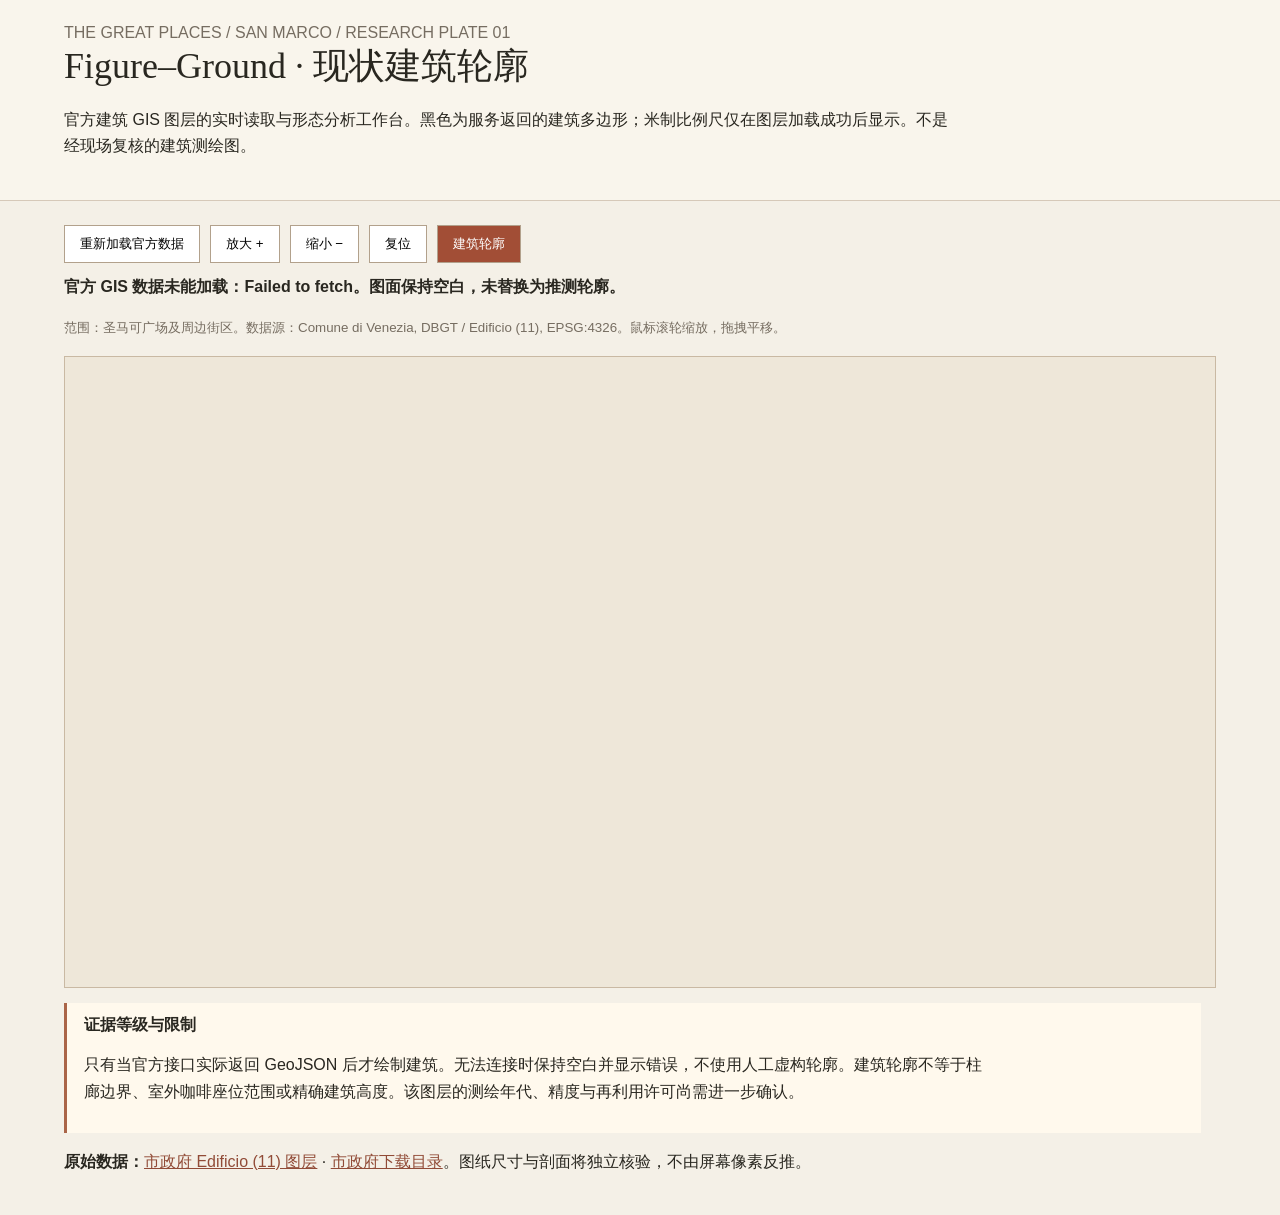
<file: site/san-marco-figure-ground.html>
<!doctype html>
<html lang="zh"><head><meta charset="utf-8"><meta name="viewport" content="width=device-width,initial-scale=1"><title>San Marco · Official GIS Figure–Ground</title>
<style>
:root{font-family:Arial,"Noto Sans SC",sans-serif;color:#292720;background:#f4f0e7}body{margin:0}header{padding:24px max(22px,5vw);background:#f9f5ec;border-bottom:1px solid #d6c9b9}h1{font:normal 36px Georgia,serif;margin:0 0 9px}p{line-height:1.65;max-width:900px}.muted{color:#766d61}.wrap{padding:24px max(22px,5vw)}.toolbar{display:flex;gap:10px;flex-wrap:wrap;margin-bottom:14px}button{border:1px solid #b2a18c;background:white;padding:9px 15px;cursor:pointer}button.active{background:#a24e36;color:white}.map{background:#eee7d9;border:1px solid #c9b9a3;height:min(70vh,700px);min-height:420px;position:relative;overflow:hidden}svg{width:100%;height:100%;touch-action:none;cursor:grab}.note{background:#fff9ed;border-left:3px solid #aa6548;padding:12px 17px;margin-top:15px;max-width:1100px}a{color:#914b37}small{line-height:1.5}#status{font-weight:bold}.key{display:inline-block;background:#39362f;width:14px;height:14px;vertical-align:middle;margin-right:6px}
</style></head><body>
<header><div class="muted">THE GREAT PLACES / SAN MARCO / RESEARCH PLATE 01</div><h1>Figure–Ground · 现状建筑轮廓</h1><p>官方建筑 GIS 图层的实时读取与形态分析工作台。黑色为服务返回的建筑多边形；米制比例尺仅在图层加载成功后显示。不是经现场复核的建筑测绘图。</p></header>
<main class="wrap"><div class="toolbar"><button id="reload">重新加载官方数据</button><button id="zoomIn">放大 +</button><button id="zoomOut">缩小 −</button><button id="reset">复位</button><button id="toggle" class="active">建筑轮廓</button></div>
<div id="status" aria-live="polite">等待连接市政府 GIS…</div><p class="muted"><small>范围：圣马可广场及周边街区。数据源：Comune di Venezia, DBGT / Edificio (11), EPSG:4326。鼠标滚轮缩放，拖拽平移。</small></p>
<div class="map"><svg id="map" viewBox="0 0 1000 650" role="img" aria-label="官方建筑轮廓图"><g id="viewport"><g id="buildings"></g></g><g id="scalebar"></g></svg></div>
<div class="note"><strong>证据等级与限制</strong><p>只有当官方接口实际返回 GeoJSON 后才绘制建筑。无法连接时保持空白并显示错误，不使用人工虚构轮廓。建筑轮廓不等于柱廊边界、室外咖啡座位范围或精确建筑高度。该图层的测绘年代、精度与再利用许可尚需进一步确认。</p></div>
<p><strong>原始数据：</strong><a href="https://arcgis.comune.venezia.it/arcgis/rest/services/dbgt_reale/itb_DBGT_reale_WGS84/MapServer/11" target="_blank" rel="noopener">市政府 Edificio (11) 图层</a> · <a href="https://www.comune.venezia.it/it/content/dati-scaricabili" target="_blank" rel="noopener">市政府下载目录</a>。图纸尺寸与剖面将独立核验，不由屏幕像素反推。</p></main>
<script>
const svg=document.querySelector('#map'),vp=document.querySelector('#viewport'),g=document.querySelector('#buildings'),status=document.querySelector('#status'),scale=document.querySelector('#scalebar');
const center=[12.3372,45.4345], bounds=[12.3300,45.4307,12.3452,45.4383];let zoom=1,tx=0,ty=0,drag=null,loaded=false,visible=true;
const metersPerLon=111320*Math.cos(center[1]*Math.PI/180),metersPerLat=111132;
const w=(bounds[2]-bounds[0])*metersPerLon,h=(bounds[3]-bounds[1])*metersPerLat;
const factor=Math.min(950/w,600/h),ox=(1000-w*factor)/2,oy=(650-h*factor)/2;
function point(c){return [ox+(c[0]-bounds[0])*metersPerLon*factor,oy+(bounds[3]-c[1])*metersPerLat*factor]}
function path(poly){return poly.map(ring=>ring.map((c,i)=>{const p=point(c);return(i?'L':'M')+p[0].toFixed(2)+' '+p[1].toFixed(2)}).join(' ')+'Z').join(' ')}
function redraw(){vp.setAttribute('transform',`translate(${tx} ${ty}) scale(${zoom})`);g.style.display=visible?'':'none';document.querySelector('#toggle').classList.toggle('active',visible)}
function setZoom(n){zoom=Math.max(.6,Math.min(12,n));redraw()}
document.querySelector('#zoomIn').onclick=()=>setZoom(zoom*1.3);document.querySelector('#zoomOut').onclick=()=>setZoom(zoom/1.3);
document.querySelector('#reset').onclick=()=>{zoom=1;tx=ty=0;redraw()};
document.querySelector('#toggle').onclick=()=>{visible=!visible;redraw()};
svg.addEventListener('wheel',e=>{e.preventDefault();setZoom(zoom*(e.deltaY<0?1.15:1/1.15))},{passive:false});
svg.addEventListener('pointerdown',e=>{drag={x:e.clientX,y:e.clientY,tx,ty};svg.setPointerCapture(e.pointerId)});
svg.addEventListener('pointermove',e=>{if(!drag)return;const r=svg.getBoundingClientRect();tx=drag.tx+(e.clientX-drag.x)*1000/r.width;ty=drag.ty+(e.clientY-drag.y)*650/r.height;redraw()});
svg.addEventListener('pointerup',()=>drag=null);svg.addEventListener('pointercancel',()=>drag=null);
async function load(){loaded=false;g.replaceChildren();scale.replaceChildren();status.textContent='正在查询威尼斯市政府建筑图层…';
const url='https://arcgis.comune.venezia.it/arcgis/rest/services/dbgt_reale/itb_DBGT_reale_WGS84/MapServer/11/query';
const p=new URLSearchParams({geometry:bounds.join(','),geometryType:'esriGeometryEnvelope',inSR:'4326',spatialRel:'esriSpatialRelIntersects',outFields:'OBJECTID',returnGeometry:'true',outSR:'4326',f:'json'});
try{const response=await fetch(url+'?'+p.toString(),{signal:AbortSignal.timeout(18000)});if(!response.ok)throw Error('HTTP '+response.status);const data=await response.json();if(!Array.isArray(data.features))throw Error(data.error?.message||'接口未返回 ArcGIS features');
if(data.exceededTransferLimit)throw Error('返回结果超过服务上限，必须分块请求');let count=0;const frag=document.createDocumentFragment();for(const f of data.features){const rings=f.geometry?.rings||[];const polys=rings.length?[rings]:[];for(const poly of polys){const el=document.createElementNS('http://www.w3.org/2000/svg','path');el.setAttribute('d',path(poly));el.setAttribute('fill','#38352e');el.setAttribute('fill-rule','evenodd');frag.appendChild(el);count++}}
g.appendChild(frag);loaded=true;status.textContent='已读取 '+data.features.length+' 个官方建筑要素（'+count+' 个多边形）。';const line=document.createElementNS('http://www.w3.org/2000/svg','path');const len=100*factor;line.setAttribute('d',`M 40 610 h ${len}`);line.setAttribute('stroke','#292720');line.setAttribute('stroke-width','3');scale.appendChild(line);const label=document.createElementNS('http://www.w3.org/2000/svg','text');label.setAttribute('x','40');label.setAttribute('y','602');label.textContent='100 m (基准视图；缩放时以地图为准)';scale.appendChild(label);
}catch(e){status.textContent='官方 GIS 数据未能加载：'+e.message+'。图面保持空白，未替换为推测轮廓。'}}
document.querySelector('#reload').onclick=load;redraw();load();
</script></body></html>
</file>
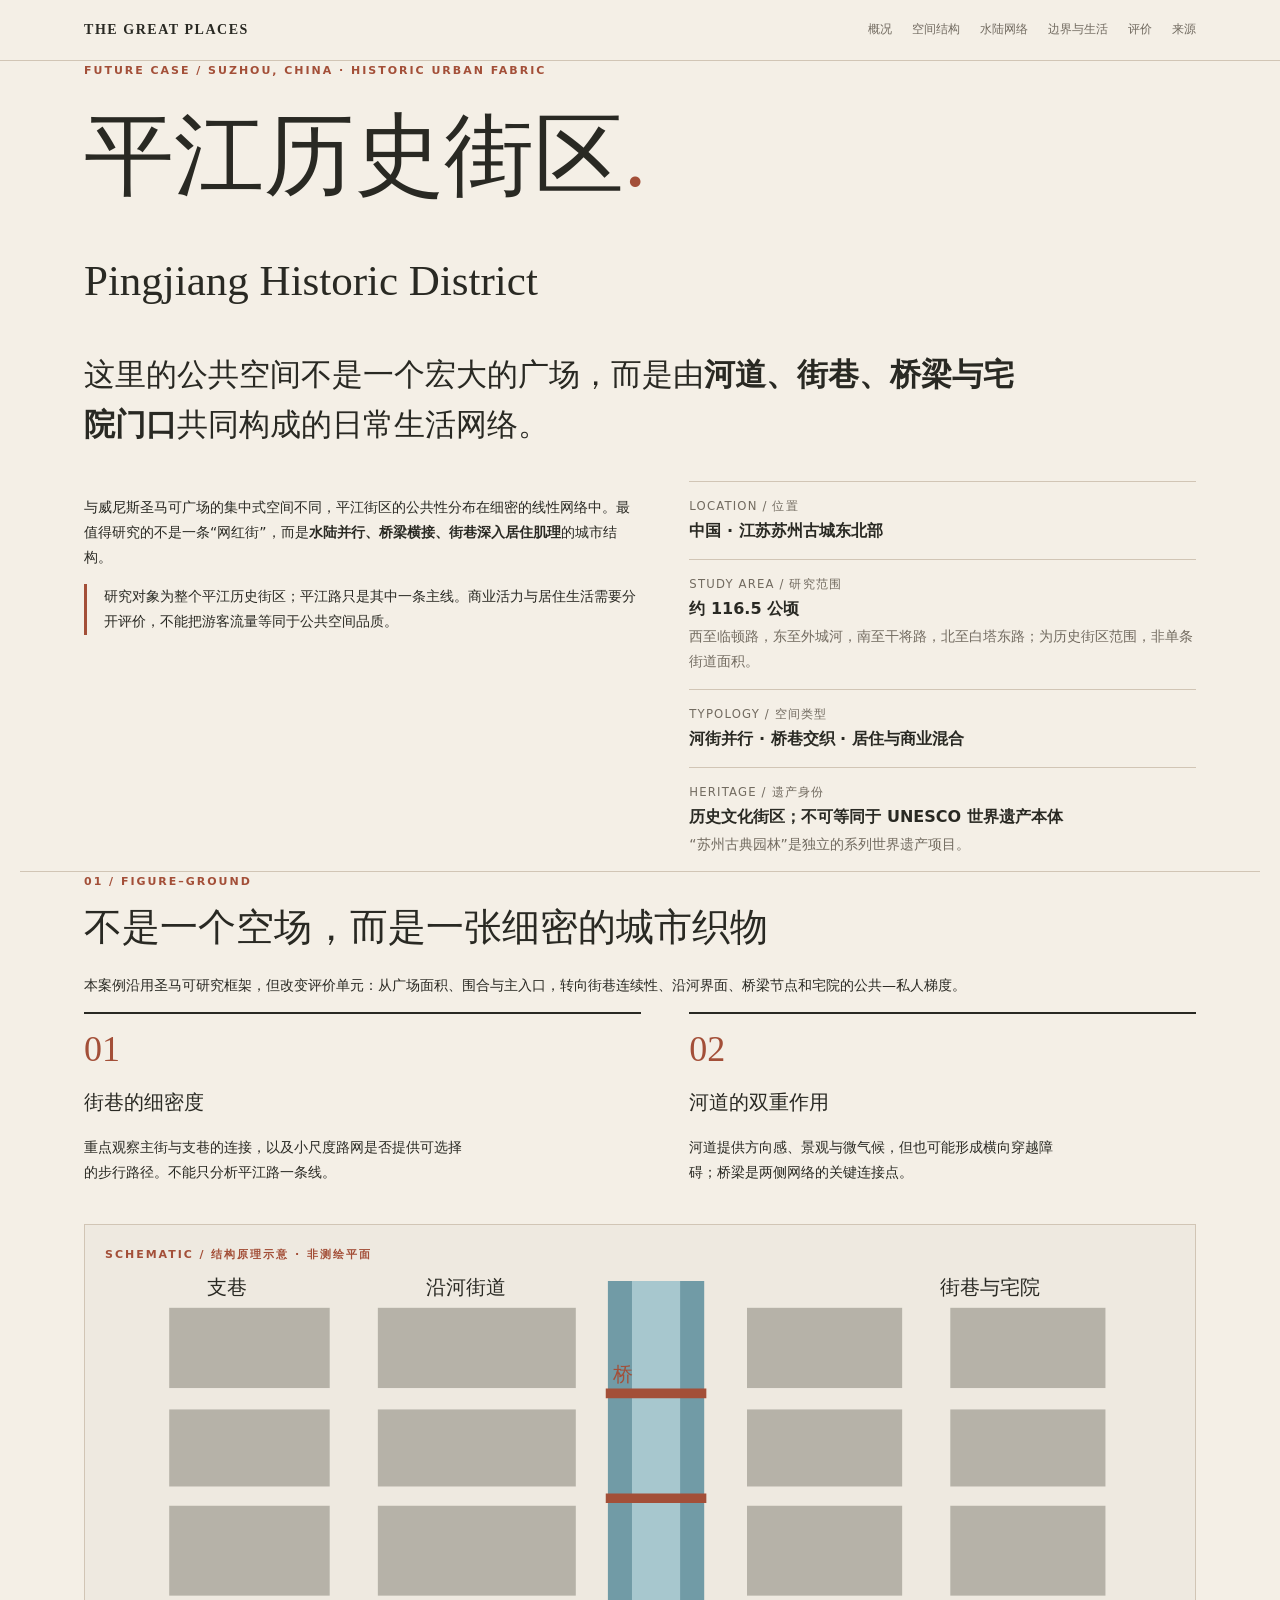
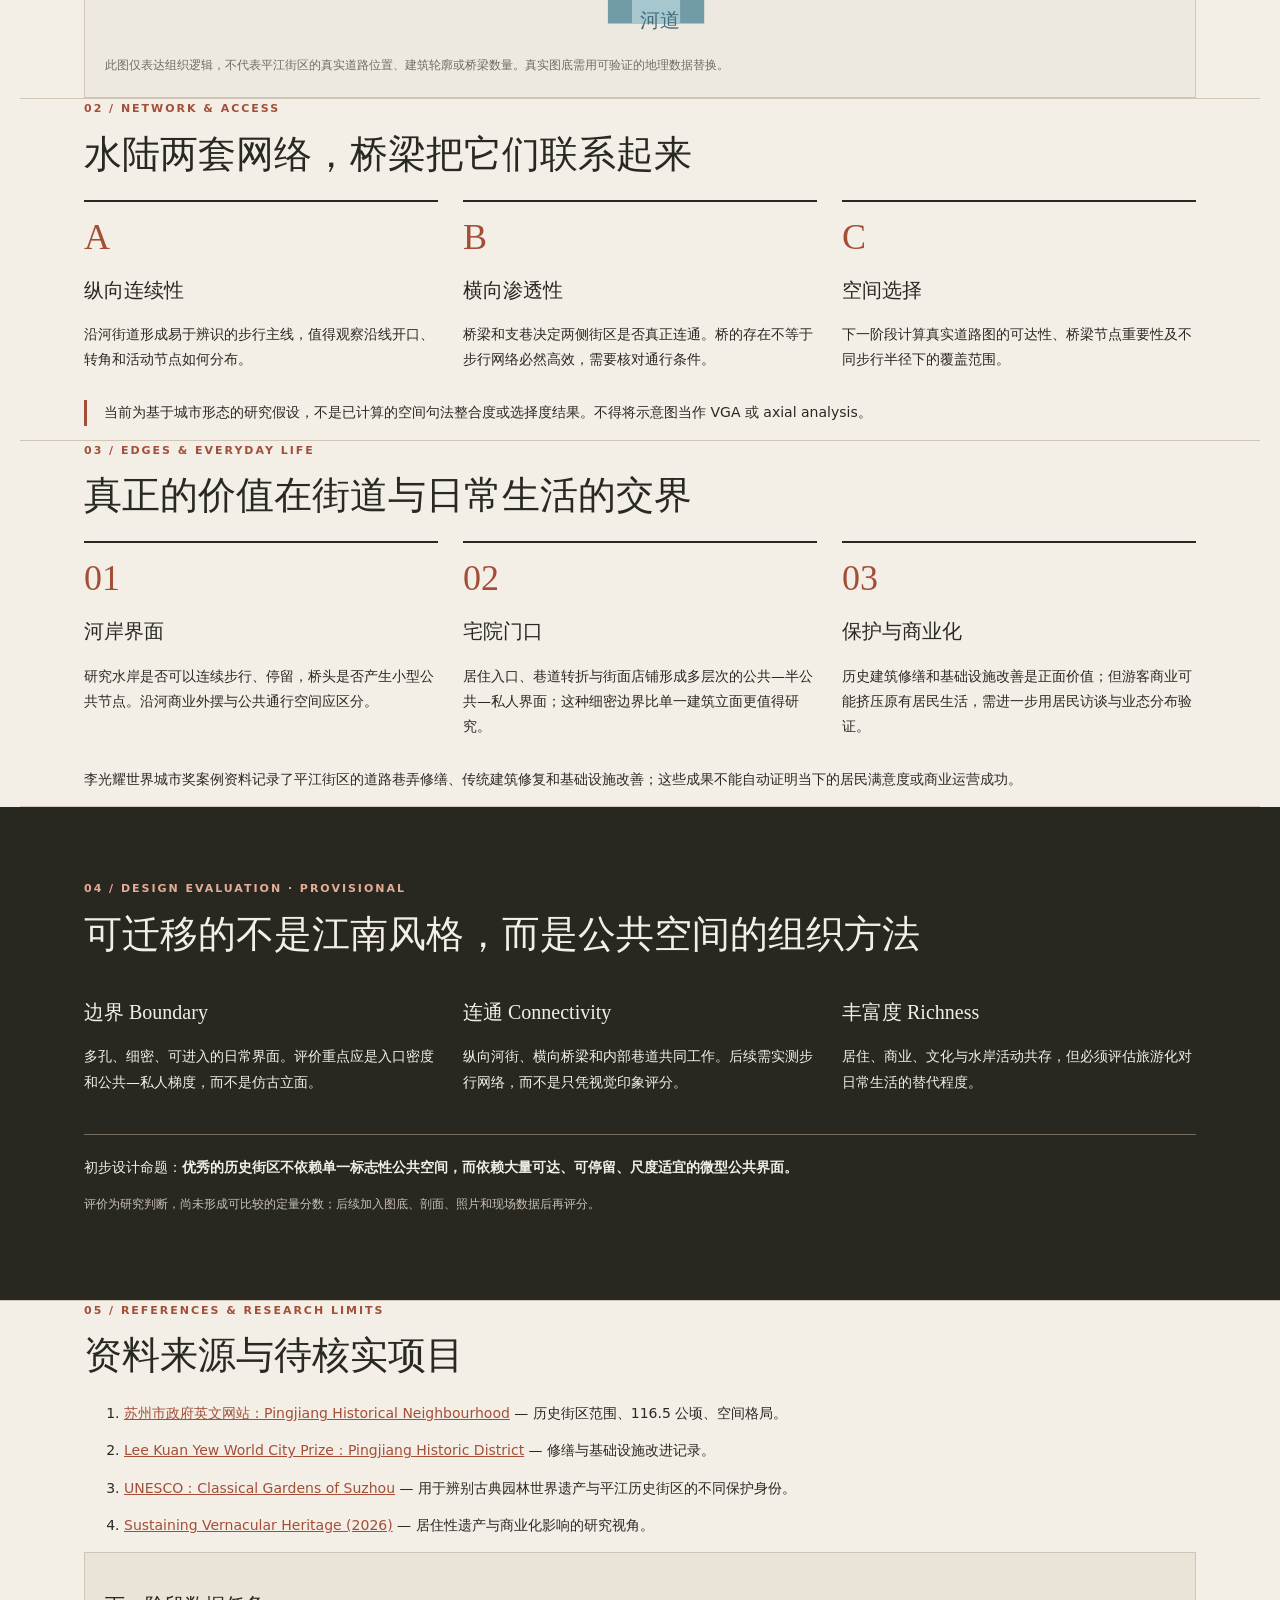
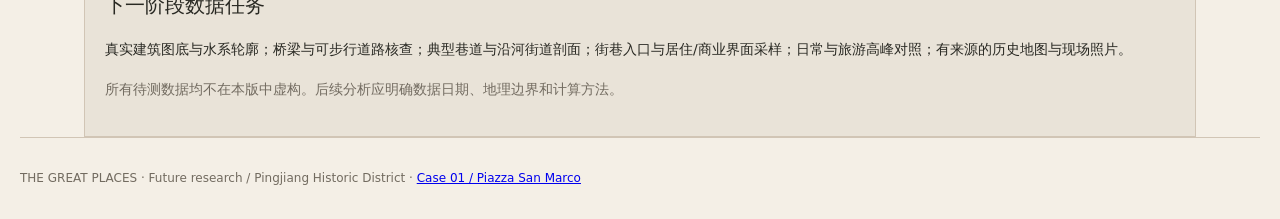
<file: docs/cases/pingjiang.html>
<!doctype html><html lang="zh"><head><meta charset="utf-8"><meta name="viewport" content="width=device-width,initial-scale=1"><meta name="theme-color" content="#f4efe6"><title>THE GREAT PLACES · 苏州平江历史街区</title><style>
:root{--paper:#f4efe6;--ink:#292923;--muted:#726b60;--rust:#a34f38;--line:#d1c5b5;--water:#7299a3;--gold:#e5ae54}*{box-sizing:border-box}html{scroll-behavior:smooth}body{margin:0;background:var(--paper);color:var(--ink);font:14px/1.8 system-ui,"Noto Sans SC",sans-serif}h1,h2,h3{font-family:Georgia,"Noto Serif SC",serif;font-weight:400;line-height:1.22}h1{font-size:clamp(48px,7vw,96px);margin:20px 0 30px}h2{font-size:clamp(25px,3vw,42px);margin:12px 0 22px}h3{font-size:20px}.wrap{max-width:1240px;padding:0 5vw;margin:auto}header{position:sticky;top:0;background:#f4efe6f5;z-index:5;border-bottom:1px solid var(--line)}header .wrap{display:flex;align-items:center;justify-content:space-between;gap:18px;min-height:60px}header a{text-decoration:none;color:var(--ink)}nav{display:flex;gap:20px;font-size:12px;overflow:auto;white-space:nowrap}nav a{color:var(--muted)}.brand{font:700 14px Georgia;letter-spacing:.11em;white-space:nowrap}.eyebrow{font-size:11px;font-weight:700;letter-spacing:.18em;color:var(--rust)}section{padding:72px 0;border-bottom:1px solid var(--line)}.lead{font:clamp(20px,2.5vw,31px)/1.6 Georgia,"Noto Serif SC",serif;max-width:960px}.muted{color:var(--muted)}.two{display:grid;grid-template-columns:1.1fr 1fr;gap:48px}.three{display:grid;grid-template-columns:repeat(3,1fr);gap:25px}.fact{border-top:1px solid var(--line);padding:14px 0}.fact small{display:block;color:var(--muted);letter-spacing:.1em}.fact strong{font-size:16px}.panel{background:#e9e3d8;border:1px solid var(--line);padding:20px}.panel svg{display:block;width:100%;height:auto}.number{font:36px Georgia;color:var(--rust)}.card{border-top:2px solid var(--ink);padding-top:14px}.card p{max-width:390px}.tag{display:inline-block;border:1px solid var(--line);padding:3px 9px;font-size:11px;margin:4px 4px 4px 0}.diagram{background:#eee9e0;border:1px solid var(--line);padding:20px}.diagram svg{width:100%;height:auto}.note{border-left:3px solid var(--rust);padding-left:17px}.sources a{color:var(--rust)}.sources li{margin:12px 0}.foot{padding:30px 0;font-size:12px;color:var(--muted)}button{font:inherit;cursor:pointer}.toggle{border:1px solid var(--rust);padding:7px 14px;color:var(--rust);background:transparent}.toggle[aria-pressed=true]{background:var(--rust);color:white}.map-controls{display:flex;gap:8px;align-items:center;flex-wrap:wrap;margin:10px 0 14px}.map-status{font-size:12px;color:var(--muted)}.photo{background:#e6e0d5;min-height:200px;overflow:hidden}.photo img{width:100%;height:310px;object-fit:cover;display:block}.photo figcaption{font-size:11px;padding:9px 0;color:var(--muted)}.dark{background:#292820;color:#f4efe6}.dark .eyebrow{color:#e4ad96}@media(max-width:800px){.two,.three{grid-template-columns:1fr}section{padding:45px 0}nav{gap:10px}.photo img{height:240px}}
</style></head><body>
<header><div class="wrap"><a class="brand" href="../index.html">THE GREAT PLACES</a><nav><a href="#overview">概况</a><a href="#morphology">空间结构</a><a href="#network">水陆网络</a><a href="#edges">边界与生活</a><a href="#evaluation">评价</a><a href="#sources">来源</a></nav></div></header>
<main>
<section class="wrap" id="overview"><div class="eyebrow">FUTURE CASE / SUZHOU, CHINA · HISTORIC URBAN FABRIC</div><h1>平江历史街区<span style="color:var(--rust)">.</span><br><span style="font-size:.48em">Pingjiang Historic District</span></h1><p class="lead">这里的公共空间不是一个宏大的广场，而是由<strong>河道、街巷、桥梁与宅院门口</strong>共同构成的日常生活网络。</p>
<div class="two"><div><p>与威尼斯圣马可广场的集中式空间不同，平江街区的公共性分布在细密的线性网络中。最值得研究的不是一条“网红街”，而是<strong>水陆并行、桥梁横接、街巷深入居住肌理</strong>的城市结构。</p><p class="note">研究对象为整个平江历史街区；平江路只是其中一条主线。商业活力与居住生活需要分开评价，不能把游客流量等同于公共空间品质。</p></div><div><div class="fact"><small>LOCATION / 位置</small><strong>中国 · 江苏苏州古城东北部</strong></div><div class="fact"><small>STUDY AREA / 研究范围</small><strong>约 116.5 公顷</strong><div class="muted">西至临顿路，东至外城河，南至干将路，北至白塔东路；为历史街区范围，非单条街道面积。</div></div><div class="fact"><small>TYPOLOGY / 空间类型</small><strong>河街并行 · 桥巷交织 · 居住与商业混合</strong></div><div class="fact"><small>HERITAGE / 遗产身份</small><strong>历史文化街区；不可等同于 UNESCO 世界遗产本体</strong><div class="muted">“苏州古典园林”是独立的系列世界遗产项目。</div></div></div></div></section>
<section class="wrap" id="morphology"><div class="eyebrow">01 / FIGURE–GROUND</div><h2>不是一个空场，而是一张细密的城市织物</h2><p>本案例沿用圣马可研究框架，但改变评价单元：从广场面积、围合与主入口，转向街巷连续性、沿河界面、桥梁节点和宅院的公共—私人梯度。</p>
<div class="two"><div class="card"><span class="number">01</span><h3>街巷的细密度</h3><p>重点观察主街与支巷的连接，以及小尺度路网是否提供可选择的步行路径。不能只分析平江路一条线。</p></div><div class="card"><span class="number">02</span><h3>河道的双重作用</h3><p>河道提供方向感、景观与微气候，但也可能形成横向穿越障碍；桥梁是两侧网络的关键连接点。</p></div></div>
<div class="diagram" style="margin-top:25px"><div class="eyebrow">SCHEMATIC / 结构原理示意 · 非测绘平面</div><svg viewBox="0 0 1000 350" role="img" aria-label="水陆并行、桥梁横接、街巷深入的原理示意图"><rect width="1000" height="350" fill="#eee9e0"/><g fill="#b6b2a8"><rect x="60" y="40" width="150" height="75"/><rect x="60" y="135" width="150" height="72"/><rect x="60" y="225" width="150" height="84"/><rect x="255" y="40" width="185" height="75"/><rect x="255" y="135" width="185" height="72"/><rect x="255" y="225" width="185" height="84"/><rect x="600" y="40" width="145" height="75"/><rect x="600" y="135" width="145" height="72"/><rect x="600" y="225" width="145" height="84"/><rect x="790" y="40" width="145" height="75"/><rect x="790" y="135" width="145" height="72"/><rect x="790" y="225" width="145" height="84"/></g><path d="M515 15 V335" stroke="#719ba6" stroke-width="90"/><path d="M515 15 V335" stroke="#a7c7ce" stroke-width="45"/><g stroke="#a34f38" stroke-width="9"><path d="M468 120H562"/><path d="M468 218H562"/></g><g font-size="19" font-family="sans-serif" fill="#292923"><text x="95" y="27">支巷</text><text x="300" y="27">沿河街道</text><text x="500" y="338" fill="#426f7d">河道</text><text x="780" y="27">街巷与宅院</text><text x="475" y="108" fill="#a34f38">桥</text></g></svg><p class="muted" style="font-size:12px;margin:8px 0 0">此图仅表达组织逻辑，不代表平江街区的真实道路位置、建筑轮廓或桥梁数量。真实图底需用可验证的地理数据替换。</p></div></section>
<section class="wrap" id="network"><div class="eyebrow">02 / NETWORK & ACCESS</div><h2>水陆两套网络，桥梁把它们联系起来</h2><div class="three"><div class="card"><span class="number">A</span><h3>纵向连续性</h3><p>沿河街道形成易于辨识的步行主线，值得观察沿线开口、转角和活动节点如何分布。</p></div><div class="card"><span class="number">B</span><h3>横向渗透性</h3><p>桥梁和支巷决定两侧街区是否真正连通。桥的存在不等于步行网络必然高效，需要核对通行条件。</p></div><div class="card"><span class="number">C</span><h3>空间选择</h3><p>下一阶段计算真实道路图的可达性、桥梁节点重要性及不同步行半径下的覆盖范围。</p></div></div><p class="note">当前为基于城市形态的研究假设，不是已计算的空间句法整合度或选择度结果。不得将示意图当作 VGA 或 axial analysis。</p></section>
<section class="wrap" id="edges"><div class="eyebrow">03 / EDGES & EVERYDAY LIFE</div><h2>真正的价值在街道与日常生活的交界</h2><div class="three"><div class="card"><span class="number">01</span><h3>河岸界面</h3><p>研究水岸是否可以连续步行、停留，桥头是否产生小型公共节点。沿河商业外摆与公共通行空间应区分。</p></div><div class="card"><span class="number">02</span><h3>宅院门口</h3><p>居住入口、巷道转折与街面店铺形成多层次的公共—半公共—私人界面；这种细密边界比单一建筑立面更值得研究。</p></div><div class="card"><span class="number">03</span><h3>保护与商业化</h3><p>历史建筑修缮和基础设施改善是正面价值；但游客商业可能挤压原有居民生活，需进一步用居民访谈与业态分布验证。</p></div></div><p>李光耀世界城市奖案例资料记录了平江街区的道路巷弄修缮、传统建筑修复和基础设施改善；这些成果不能自动证明当下的居民满意度或商业运营成功。</p></section>
<section class="dark" id="evaluation"><div class="wrap"><div class="eyebrow">04 / DESIGN EVALUATION · PROVISIONAL</div><h2>可迁移的不是江南风格，而是公共空间的组织方法</h2><div class="three"><div><h3>边界 Boundary</h3><p>多孔、细密、可进入的日常界面。评价重点应是入口密度和公共—私人梯度，而不是仿古立面。</p></div><div><h3>连通 Connectivity</h3><p>纵向河街、横向桥梁和内部巷道共同工作。后续需实测步行网络，而不是只凭视觉印象评分。</p></div><div><h3>丰富度 Richness</h3><p>居住、商业、文化与水岸活动共存，但必须评估旅游化对日常生活的替代程度。</p></div></div><p style="margin-top:25px;border-top:1px solid #776e61;padding-top:20px">初步设计命题：<strong>优秀的历史街区不依赖单一标志性公共空间，而依赖大量可达、可停留、尺度适宜的微型公共界面。</strong></p><p style="font-size:12px;color:#c9c0b5">评价为研究判断，尚未形成可比较的定量分数；后续加入图底、剖面、照片和现场数据后再评分。</p></div></section>
<section class="wrap sources" id="sources"><div class="eyebrow">05 / REFERENCES & RESEARCH LIMITS</div><h2>资料来源与待核实项目</h2><ol><li><a href="https://english.suzhou.gov.cn/szsenglish/sz4ajjq/201911/39c24a78b929414cb00a80f1ec75865f.shtml" target="_blank" rel="noopener">苏州市政府英文网站：Pingjiang Historical Neighbourhood</a> — 历史街区范围、116.5 公顷、空间格局。</li><li><a href="https://www.leekuanyewworldcityprize.gov.sg/winning-cities/case-studies/pingjiang-historic-district/" target="_blank" rel="noopener">Lee Kuan Yew World City Prize：Pingjiang Historic District</a> — 修缮与基础设施改进记录。</li><li><a href="https://whc.unesco.org/en/list/813" target="_blank" rel="noopener">UNESCO：Classical Gardens of Suzhou</a> — 用于辨别古典园林世界遗产与平江历史街区的不同保护身份。</li><li><a href="https://www.mdpi.com/2571-9408/9/1/16" target="_blank" rel="noopener">Sustaining Vernacular Heritage (2026)</a> — 居住性遗产与商业化影响的研究视角。</li></ol><div class="panel"><h3>下一阶段数据任务</h3><p>真实建筑图底与水系轮廓；桥梁与可步行道路核查；典型巷道与沿河街道剖面；街巷入口与居住/商业界面采样；日常与旅游高峰对照；有来源的历史地图与现场照片。</p><p class="muted">所有待测数据均不在本版中虚构。后续分析应明确数据日期、地理边界和计算方法。</p></div></section></main><footer class="wrap foot">THE GREAT PLACES · Future research / Pingjiang Historic District · <a href="../index.html">Case 01 / Piazza San Marco</a></footer></body></html>
</file>
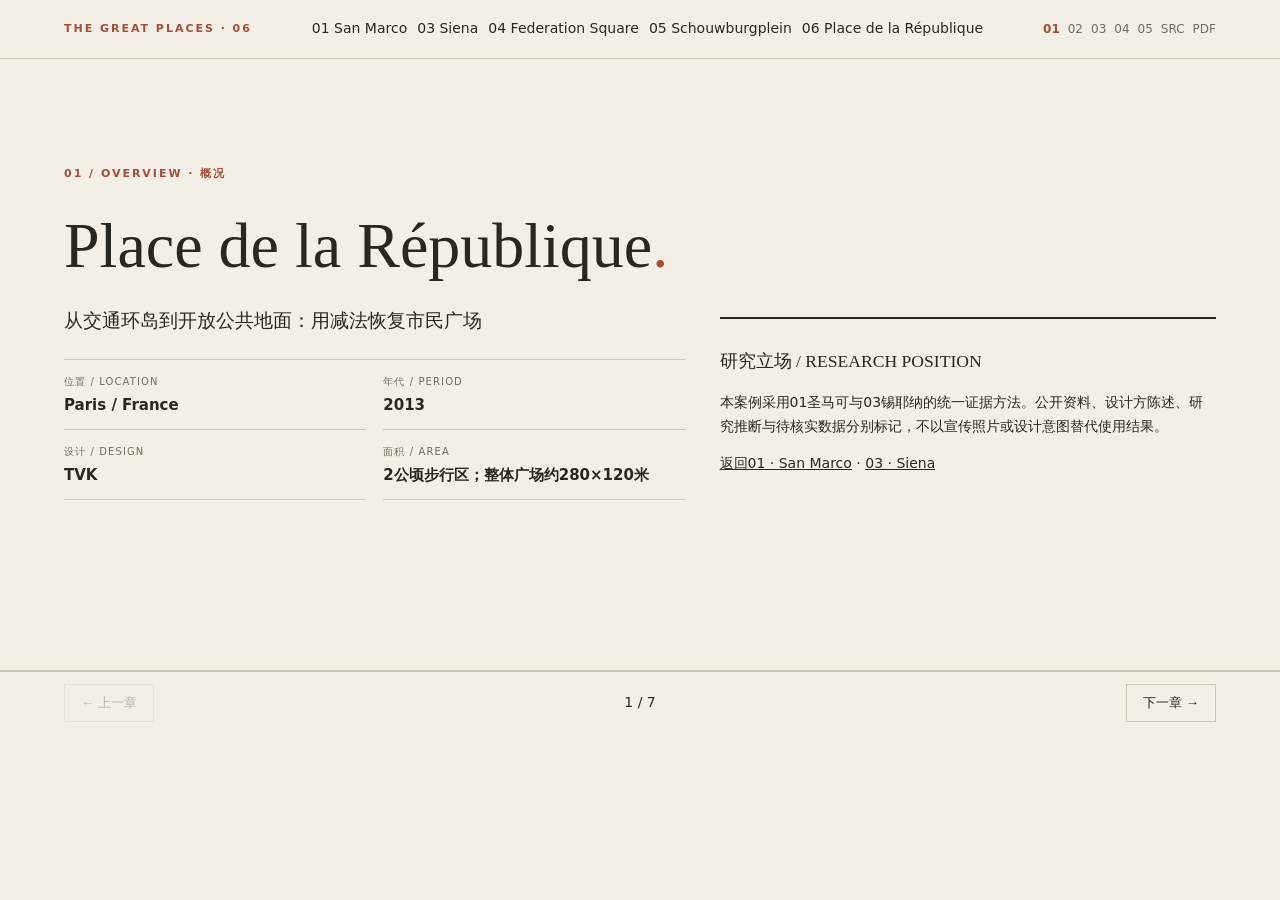
<file: docs/cases/place-de-la-republique.html>
<!doctype html><html lang="zh"><head><meta charset="utf-8"><meta name="viewport" content="width=device-width,initial-scale=1"><title>THE GREAT PLACES · Place de la République</title><style>
:root{--ink:#282722;--muted:#716c62;--paper:#f4efe6;--line:#cfc4b5;--rust:#a34f38}*{box-sizing:border-box}html{scroll-behavior:smooth;scroll-padding-top:75px}body{margin:0;background:var(--paper);color:var(--ink);font:14px/1.7 system-ui,"Noto Sans SC",sans-serif}h1,h2,h3,.serif{font-family:Georgia,"Noto Serif SC",serif;font-weight:400}h1{font-size:clamp(2.6rem,5vw,4.5rem);line-height:.99;margin:30px 0}h2{font-size:clamp(1.5rem,2.5vw,2.1rem);line-height:1.14;margin:8px 0 24px}h3{font-size:1.1rem;line-height:1.3}p{max-width:850px}a{color:inherit}a:hover{color:var(--rust)}.eyebrow{font-size:11px;letter-spacing:.18em;text-transform:uppercase;font-weight:700;color:var(--rust)}.container{max-width:1360px;margin:auto;padding:0 5vw}header{position:sticky;top:0;z-index:10;background:#f4efe6ed;backdrop-filter:blur(12px);border-bottom:1px solid var(--line)}header .inner{display:flex;justify-content:space-between;align-items:center;gap:15px;min-height:58px}nav{display:flex;gap:8px;overflow-x:auto;white-space:nowrap;font-size:12px;align-items:center;scrollbar-width:thin}nav a{display:flex;align-items:center;gap:6px}.nav-icon{font-family:Georgia,serif;font-size:17px;line-height:1;display:inline-flex;width:20px;justify-content:center;color:var(--rust)}.nav-label{font-size:11px}@media(max-width:1050px){nav{gap:3px}nav a{padding:15px 7px!important}.nav-label{display:none}.nav-icon{font-size:20px;width:24px}}nav a{text-decoration:none;position:relative;padding:17px 0;color:var(--muted);transition:color .2s}nav a[aria-current='location']{color:var(--rust)}nav a[aria-current='location']:after{content:'';position:absolute;bottom:9px;left:0;right:0;height:2px;background:var(--rust)}section{padding:62px 0;border-bottom:1px solid var(--line);scroll-margin-top:65px}.hero{padding-top:85px}.lead{font:clamp(1rem,1.35vw,1.2rem)/1.6 Georgia,"Noto Serif SC",serif;max-width:990px}.hero-grid,.split{display:grid;grid-template-columns:1.25fr 1fr;gap:35px;align-items:center}.media{margin:0;background:#e7e0d3;overflow:hidden}.media img{width:100%;display:block;object-fit:cover;transition:transform .6s ease}.media:hover img{transform:scale(1.015)}.media img[data-failed='true']{display:none}.media:has(img[data-failed='true']){min-height:210px;display:grid;align-content:center}.media:has(img[data-failed='true']):before{content:'原始图像暂不可用 · 请参阅图注与文末来源';display:block;padding:30px;color:var(--muted);font-size:14px}.media figcaption{font-size:11px;color:var(--muted);padding:12px 0;line-height:1.5}.hero-image{height:440px;object-fit:cover}.wide-image{height:min(55vw,560px);object-fit:cover}.overview-photos{margin:18px 0 24px;grid-template-columns:repeat(3,minmax(0,1fr))}.overview-photos img{height:200px}@media(max-width:850px){.overview-photos{grid-template-columns:repeat(3,minmax(0,1fr))}.overview-photos figure:first-child{grid-column:auto}.overview-photos img{height:130px}}.photo-strip{display:grid;grid-template-columns:1.3fr 1fr 1fr;gap:12px;margin:26px 0 32px}.photo-strip figure{margin:0;min-width:0}.photo-strip img{width:100%;height:260px;object-fit:cover;display:block}.photo-strip figcaption{font-size:11px;color:var(--muted);line-height:1.4;margin-top:7px}.photo-strip .portrait img{object-position:center 40%}@media(max-width:850px){.photo-strip{grid-template-columns:1fr 1fr}.photo-strip figure:first-child{grid-column:1/-1}.photo-strip img{height:200px}}.plan-pair{display:grid;grid-template-columns:1fr 1fr;gap:22px;margin:24px 0}.plan-pair .large-plan{width:100%;height:480px;object-fit:contain;background:#e7e0d3}@media(max-width:800px){.plan-pair{grid-template-columns:1fr}.plan-pair .large-plan{height:360px}}.section-figure{margin:26px 0;background:#e9e2d6}.section-figure svg{width:100%;height:auto;display:block}.section-figure figcaption{font-size:11px;color:var(--muted);padding:10px 0}.use-thumb{width:100%;height:180px;object-fit:cover;margin:10px 0 2px;background:#e1d9cc}.punchline{font:clamp(1rem,1.45vw,1.25rem)/1.5 Georgia,"Noto Serif SC",serif;margin:0 0 24px}.fact-grid{display:grid;grid-template-columns:1fr 1fr;gap:0 18px;border-top:1px solid var(--line)}.fact-grid>div{padding:13px 0;border-bottom:1px solid var(--line)}.fact-grid span{display:block;font-size:10px;letter-spacing:.11em;color:var(--muted);margin-bottom:5px}.fact-grid strong{display:block;font-size:15px;font-weight:600;line-height:1.4}.fact-grid small{display:block;font-size:11px;color:var(--muted);margin-top:4px;line-height:1.5}@media(max-width:650px){.fact-grid{grid-template-columns:1fr 1fr}.fact-grid strong{font-size:13px}}.overview-grid{display:grid;grid-template-columns:1fr 1fr;gap:40px;margin:38px 0}.map-frame{width:100%;height:290px;border:1px solid var(--line);filter:grayscale(.35)}.appendix{padding:45px 0}.appendix h2{font-size:1.5rem}@media(max-width:850px){.overview-grid{grid-template-columns:1fr}}.grid{display:grid;grid-template-columns:repeat(3,minmax(0,1fr));gap:25px}.card{border-top:2px solid var(--ink);padding-top:14px}.card img{width:100%;height:250px;object-fit:cover;background:#ddd4c7}.card p{font-size:14px}.number{font:1.8rem Georgia;color:var(--rust)}.metric{display:grid;grid-template-columns:repeat(3,1fr);gap:12px;margin:30px 0}.metric div{padding:18px;border-top:1px solid var(--ink)}.metric strong{display:block;font:1.65rem Georgia}.muted{color:var(--muted)}.tag{display:inline-block;border:1px solid var(--line);padding:3px 9px;font-size:11px;margin:4px 5px 4px 0}.conclusion{background:#292820;color:#f4efe6;padding:80px 5vw}.conclusion .eyebrow{color:#dba18c}.conclusion p{font-size:clamp(1rem,1.35vw,1.2rem)}.source{font-size:12px;line-height:1.7;border-top:1px solid var(--line);padding:12px 0}.diagram{width:100%;background:#e9e0d1;border:1px solid var(--line);padding:22px}.diagram svg{width:100%;height:auto}.note{border-left:3px solid var(--rust);padding-left:18px;color:#5d554b;font-size:14px}.plan{object-fit:contain!important;background:#eae3d7}.large-plan{max-height:640px;object-fit:contain!important}.foot{padding:40px 0;color:var(--muted);font-size:12px}#read-progress{position:fixed;top:0;left:0;width:0;height:3px;background:var(--rust);z-index:30;pointer-events:none}.chapter-index{font:13px/1.5 Georgia,serif;color:var(--rust);margin-bottom:20px}.reading-marker{display:block;width:42px;height:1px;background:var(--rust);margin:22px 0}.grid .card{transition:transform .2s}.grid .card:hover{transform:translateY(-3px)}@media(prefers-reduced-motion:reduce){html{scroll-behavior:auto}*,*:before,*:after{transition:none!important}}@media(max-width:850px){.hero-grid,.split,.grid{grid-template-columns:1fr}.hero-image{height:320px}.metric{grid-template-columns:1fr}nav{gap:11px}section{padding:45px 0}}
.language-switch{display:flex;align-items:center;gap:7px;margin-left:12px;white-space:nowrap}.language-switch button{font:700 11px/1.5 system-ui,sans-serif;letter-spacing:.08em;border:0;background:none;color:var(--muted);padding:5px;cursor:pointer}.language-switch button[aria-pressed="true"]{color:var(--rust);text-decoration:underline;text-underline-offset:5px}@media(max-width:650px){header .inner{flex-wrap:wrap}.language-switch{margin-left:auto}}
.syntax-map-controls{display:flex;align-items:center;flex-wrap:wrap;gap:14px;padding:10px 16px;border-bottom:1px solid var(--line);font-size:12px}.syntax-map-controls label{display:flex;align-items:center;gap:4px;cursor:pointer}.syntax-map-controls button{border:1px solid var(--line);background:var(--paper);color:var(--ink);padding:6px 11px;cursor:pointer}.syntax-map-controls button:disabled{opacity:.4;cursor:default}.syntax-map-controls #syntax-count{color:var(--muted)}

/* Chapter-page reader: each primary chapter is its own navigable view. */
body.chapter-reader main>section{display:none}
body.chapter-reader main>section.chapter-visible{display:block}
body.chapter-reader main>section.chapter-visible.hero{display:block}
body.chapter-reader main>section{border-bottom:0}
body.chapter-reader main{min-height:calc(100vh - 150px)}
body.chapter-reader .chapter-visible{animation:chapter-in .22s ease-out}
@keyframes chapter-in{from{opacity:.65;transform:translateY(5px)}to{opacity:1;transform:none}}
.chapter-pagination{display:flex;align-items:center;justify-content:space-between;gap:18px;border-top:1px solid var(--line);margin:44px auto 24px;padding-top:26px}
.chapter-pagination a{display:flex;flex-direction:column;gap:4px;text-decoration:none;padding:12px 0;max-width:46%}
.chapter-pagination a:last-child{text-align:right;margin-left:auto}
.chapter-pagination a[aria-disabled="true"]{visibility:hidden}
.chapter-pagination .chapter-pagination-direction{font-size:10px;letter-spacing:.15em;color:var(--muted);text-transform:uppercase}
.chapter-pagination .chapter-pagination-name{font:clamp(15px,2vw,22px)/1.2 Georgia,"Noto Serif SC",serif}
.chapter-counter{font-size:11px;color:var(--muted);white-space:nowrap}
body.chapter-reader nav a[aria-current="page"]{color:var(--rust)}
body.chapter-reader nav a[aria-current="page"]:after{content:'';position:absolute;bottom:9px;left:0;right:0;height:2px;background:var(--rust)}
@media(max-width:600px){.chapter-pagination{gap:8px}.chapter-pagination a{max-width:42%}.chapter-counter{font-size:10px}}

/* Editorial chapter layout: visual hierarchy, whitespace, and responsive reading widths. */
.chapter-masthead{display:flex;justify-content:space-between;align-items:flex-end;gap:24px;padding:38px 5vw 22px;border-bottom:1px solid var(--line);max-width:1360px;margin:0 auto}
.chapter-masthead .chapter-kicker{font-size:10px;letter-spacing:.2em;color:var(--rust);font-weight:700}
.chapter-masthead h2{font-size:clamp(1.55rem,3.2vw,2.9rem);line-height:1.08;margin:8px 0 0}
.chapter-masthead .chapter-meta{font:clamp(2.5rem,5vw,5rem)/.9 Georgia,serif;color:#c4b8a9}
body.chapter-reader main>section.chapter-visible:not(.hero){padding-top:34px}
body.chapter-reader main>section.chapter-visible.hero{padding-top:48px}
body.chapter-reader main>section.chapter-visible+section.chapter-visible{padding-top:28px}
body.chapter-reader main>section.chapter-visible .container>p:not(.lead):not(.note):not(.muted){line-height:1.9}
body.chapter-reader .section-figure,body.chapter-reader .media{border-radius:2px}
body.chapter-reader .grid{row-gap:32px}
body.chapter-reader .split{align-items:start}
body.chapter-reader .appendix{border-top:1px solid var(--line);margin-top:35px}
body.chapter-reader .conclusion{margin-top:18px}
body.chapter-reader .chapter-pagination{max-width:1360px}
.chapter-toc{display:flex;gap:8px;flex-wrap:wrap;margin-top:18px}
.chapter-toc a{font-size:11px;color:var(--muted);text-decoration:none;border:1px solid var(--line);padding:5px 10px}
.chapter-toc a:hover{color:var(--rust);border-color:var(--rust)}
@media(max-width:650px){
.chapter-masthead{padding:26px 5vw 18px}
.chapter-masthead .chapter-meta{font-size:2.8rem}
body.chapter-reader main>section.chapter-visible:not(.hero){padding-top:26px}
body.chapter-reader .chapter-pagination{margin-top:24px}
body.chapter-reader .grid{gap:22px}
}

/* Accessible architectural image inspection, preserving the full original image. */
.media img,.section-figure img{cursor:zoom-in}
.image-lightbox{position:fixed;inset:0;z-index:1000;background:rgba(22,21,19,.96);display:flex;flex-direction:column;align-items:center;justify-content:center;padding:36px 5vw 24px;color:#f4efe6}
.image-lightbox[hidden]{display:none}
.image-lightbox img{max-width:100%;max-height:calc(100vh - 155px);width:auto;height:auto;object-fit:contain;box-shadow:0 12px 45px #0006}
.image-lightbox .lightbox-caption{max-width:1000px;margin-top:14px;font-size:12px;line-height:1.6;color:#ded7cb;text-align:center}
.image-lightbox .lightbox-close{position:absolute;top:16px;right:5vw;border:1px solid #ffffff80;background:transparent;color:#fff;font-size:12px;letter-spacing:.08em;padding:8px 14px;cursor:pointer}
.image-lightbox .lightbox-open{font-size:11px;margin-top:10px;color:#e4c7b6}
@media(max-width:650px){.image-lightbox{padding:55px 3vw 20px}.image-lightbox img{max-height:calc(100vh - 190px)}}

.factsheet-nav{font:700 11px/1.2 system-ui,sans-serif!important;color:var(--rust)!important;border:1px solid var(--rust);padding:6px 9px!important;margin-left:8px}
.factsheet-actions{display:flex;align-items:center;gap:15px;flex-wrap:wrap;margin:18px 0;font-size:11px;color:var(--muted)}
.factsheet-actions button{background:var(--ink);color:var(--paper);border:0;padding:11px 18px;cursor:pointer;font-size:12px}
#factsheet-paper{background:#f8f4ec;color:#282722;border:1px solid #d0c5b7;max-width:1120px;aspect-ratio:297/210;margin:24px auto 0;padding:3.7% 4.2%;display:flex;flex-direction:column;box-shadow:0 12px 32px #45332216}
.fs-top{display:flex;justify-content:space-between;align-items:flex-start;border-bottom:1px solid #282722;padding-bottom:16px}
.fs-overline,.fs-tag{font-size:10px;letter-spacing:.12em;color:#a34f38}
.fs-top h2{font-size:clamp(24px,3.5vw,44px);margin:9px 0}
.fs-top p{margin:0;font-size:12px;color:#716c62}
.fs-cols{display:grid;grid-template-columns:1fr 1.12fr;gap:6%;padding-top:3%;flex:1}
.fs-facts>div:not(.fs-dim){border-bottom:1px solid #d0c5b7;padding:10px 0}
.fs-facts small,.fs-right>small,.fs-dim small{display:block;color:#a34f38;font-size:10px;letter-spacing:.05em;margin-bottom:5px}
.fs-facts strong{font-size:12px;font-weight:500;line-height:1.35;display:block}
.fs-dim{margin-top:18px}.fs-dim>div{display:flex;justify-content:space-between;gap:10px}.fs-dim span{display:flex;flex-direction:column}.fs-dim b{font:22px Georgia,serif}.fs-dim em{font-size:10px;color:#716c62;font-style:normal}
.fs-right svg{display:block;width:100%;height:auto;margin:14px 0 0}.fs-right p{font-size:12px;line-height:1.65;margin:8px 0}.fs-right .fs-caveat{font-size:10px;color:#716c62;margin-bottom:24px}
.fs-foot{border-top:1px solid #d0c5b7;padding-top:12px;display:flex;justify-content:space-between;gap:25px;font-size:9px;color:#716c62;line-height:1.5}.fs-foot>div:last-child{white-space:nowrap}
@media(max-width:760px){#factsheet-paper{aspect-ratio:auto;min-height:650px}.fs-cols{grid-template-columns:1fr}.fs-tag{display:none}.fs-foot{flex-direction:column;gap:5px}.fs-right svg{max-height:220px}.fs-facts>div:not(.fs-dim){padding:7px 0}}
@media print{
@page{size:A4 landscape;margin:0}
html,body{margin:0!important;padding:0!important;background:#f8f4ec!important}
body *{visibility:hidden!important}
#factsheet-paper,#factsheet-paper *{visibility:visible!important}
#factsheet-paper{position:absolute!important;left:0!important;top:0!important;width:297mm!important;height:210mm!important;max-width:none!important;min-height:0!important;aspect-ratio:auto!important;box-shadow:none!important;border:0!important;margin:0!important;padding:12mm 14mm!important;break-inside:avoid!important}
#factsheet-paper .fs-cols{grid-template-columns:1fr 1.12fr!important}
#factsheet-paper .fs-foot{flex-direction:row!important}
#factsheet-paper .fs-tag{display:block!important}
#factsheet-paper .fs-top h2{font-size:34pt!important}
#factsheet-paper .fs-right svg{max-height:none!important}
}

.syntax-map-legend{border:1px solid var(--line);padding:17px 19px;margin:18px 0 12px;background:#f0e9df;font-size:11px;line-height:1.6}
.syntax-map-legend-title{font-size:10px;font-weight:700;letter-spacing:.12em;color:var(--rust);display:flex;gap:14px;flex-wrap:wrap;margin-bottom:12px}
.syntax-map-legend-title span{font-weight:400;letter-spacing:0;color:var(--muted)}
.syntax-map-legend-grid{display:grid;grid-template-columns:repeat(2,minmax(0,1fr));gap:9px 20px}
.syntax-map-legend-grid>div{display:flex;gap:10px;align-items:center}
.legend-line{display:inline-block;width:27px;border-top:3px solid;flex-shrink:0}
.legend-area{display:inline-block;width:24px;height:13px;background:#d2ad6745;border:2px solid #927849;flex-shrink:0}
.legend-dot{display:inline-block;width:12px;height:12px;border:1px solid white;border-radius:50%;flex-shrink:0;box-shadow:0 0 0 1px #cfc4b5}
.syntax-map-legend-reach{margin-top:16px;border-top:1px solid var(--line);padding-top:12px;max-width:390px}
.legend-gradient{height:10px;margin:7px 0 2px;background:linear-gradient(90deg,#446b82 0%,#72a5a1 33%,#d1a65b 67%,#b24d39 100%)}
.legend-gradient-label{display:flex;justify-content:space-between;color:var(--muted);font-size:10px}
.syntax-map-legend-note{font-size:11px;color:var(--muted);margin:12px 0 0}
@media(max-width:650px){.syntax-map-legend-grid{grid-template-columns:1fr}}
.syntax-layer-summary{font-size:11px;color:var(--muted);padding:8px 14px;background:#ebe2d6;border-bottom:1px solid var(--line)}
.syntax-map-controls{gap:9px 13px}
.syntax-map-controls label{border:1px solid var(--line);padding:5px 8px;background:#f5f0e7}
.syntax-map-controls label:has(input:checked){border-color:#a34f38;background:#f0e0d5}
.syntax-map-controls button:hover:not(:disabled){border-color:#a34f38;color:#a34f38}
.syntax-layer-states{display:flex;flex-wrap:wrap;gap:6px 13px;padding:8px 14px;border-bottom:1px solid var(--line);font-size:10px;background:#f2ece3;color:#968c7e}
.syntax-layer-state.is-active{color:#5b6e53;font-weight:600}
</style><style>.gp-section{min-height:68vh}.gp-controls{position:sticky;bottom:0;z-index:20;background:var(--paper);border-top:1px solid var(--line);padding:12px 5%;display:flex;justify-content:space-between;align-items:center;gap:10px}.gp-controls button{padding:9px 16px;border:1px solid var(--line);background:transparent;color:inherit;cursor:pointer}.gp-controls button:disabled{opacity:.3}header nav a.active{color:var(--rust);font-weight:700}.global-case-index{display:flex;flex-wrap:wrap;gap:10px}.global-case-index a{text-decoration:none}header .inner{flex-wrap:wrap} .fact-grid strong{overflow-wrap:anywhere}@media(max-width:600px){h1{font-size:2.6rem!important}.gp-controls{padding:10px}.global-case-index{font-size:11px}}</style></head><body><header><div class="container inner"><strong class="eyebrow">THE GREAT PLACES · 06</strong><div class="global-case-index"><a href="../index.html">01 San Marco</a><a href="piazza-del-campo.html">03 Siena</a><a href="federation-square.html">04 Federation Square</a><a href="schouwburgplein.html">05 Schouwburgplein</a><a href="place-de-la-republique.html">06 Place de la République</a></div><nav aria-label="章节导航"><a href="#intro" data-page="0">01</a><a href="#scale" data-page="1">02</a><a href="#boundary" data-page="2">03</a><a href="#life" data-page="3">04</a><a href="#conclusion" data-page="4">05</a><a href="#sources" data-page="5">SRC</a><a href="#factsheet" data-page="6">PDF</a></nav></div></header><main><section id="intro" class="gp-section" style="display:block"><div class="container" style="padding-top:44px;padding-bottom:60px"><div class="eyebrow">01 / OVERVIEW · 概况</div><h1>Place de la République<span style="color:var(--rust)">.</span></h1><div class="hero-grid"><div><p class="punchline">从交通环岛到开放公共地面：用减法恢复市民广场</p><div class="fact-grid"><div><span>位置 / LOCATION</span><strong>Paris / France</strong></div><div><span>年代 / PERIOD</span><strong>2013</strong></div><div><span>设计 / DESIGN</span><strong>TVK</strong></div><div><span>面积 / AREA</span><strong>2公顷步行区；整体广场约280×120米</strong></div></div></div><div class="card"><h3>研究立场 / RESEARCH POSITION</h3><p>本案例采用01圣马可与03锡耶纳的统一证据方法。公开资料、设计方陈述、研究推断与待核实数据分别标记，不以宣传照片或设计意图替代使用结果。</p><p><a href="../index.html">返回01 · San Marco</a> · <a href="piazza-del-campo.html">03 · Siena</a></p></div></div></div></section><section id="scale" class="gp-section" style="display:none"><div class="container" style="padding-top:44px;padding-bottom:60px"><div class="eyebrow">02 / SCALE & FIGURE GROUND · 尺度与图底</div><h2>城市地面与真实尺度</h2><p>TVK公布整体尺度280×120米、步行区2公顷；前后行人/机动车空间比例由1/3:2/3转为2/3:1/3。整体矩形包络面积不可当作可使用广场面积。</p><h3>原始图纸 / Primary drawings</h3><p>优先使用TVK官方改造前后交通平面、铺装分区、树木布置及地面标高；重点分析道路削减与广场空间连续性的关系。</p><p class="note">图纸核查状态：已定位可追溯来源；尚未嵌入核实过版权与比例的原图。空间句法分析须基于可复现的路网数据，不使用虚构热力图。</p></div></section><section id="boundary" class="gp-section" style="display:none"><div class="container" style="padding-top:44px;padding-bottom:60px"><div class="eyebrow">03 / EDGES & FACADES · 边界立面</div><h2>建筑与公共地面的关系</h2><p>建筑立面不是主要更新对象；新设计通过统一铺地、树阵、纪念碑、水景与边缘交通组织重新界定广场。需记录四侧首层界面及与林荫大道的关系。</p><p class="note">待补：四侧连续立面、底层功能、檐口高度、真实剖面及高宽比。缺乏测绘数据时不计算精确H/W。</p></div></section><section id="life" class="gp-section" style="display:none"><div class="container" style="padding-top:44px;padding-bottom:60px"><div class="eyebrow">04 / PUBLIC LIFE · 使用情况</div><h2>从设计意图到真实使用</h2><p>2公顷开放步行空间可容纳日常休息、集会、活动和公共表达。TVK列有24条木凳、可移动座椅及水景；需补充独立的建成后观察，避免只引用设计方成果。</p><h3>观察框架</h3><p>工作日/周末、白天/夜间、日常/活动分别记录：穿行、坐卧、聚集、消费与非消费使用；同时检查日晒、风、雨、无障碍和维护。</p><p class="note">尚未取得系统性现场观察或独立人流统计，不作定量成功判断。</p></div></section><section id="conclusion" class="gp-section" style="display:none"><div class="container" style="padding-top:44px;padding-bottom:60px"><div class="eyebrow">05 / EVALUATION · 评价与总结</div><h2>空间机制与可迁移性</h2><p>核心假设：交通空间再分配与连续步行地面比增加造型装置更有效。局限：超大开放广场的遮阴、噪声和不同群体使用仍需现场证据。</p><div class="grid"><div class="card"><h3>可迁移的设计策略</h3><p>明确公共地面的空间主导因素，并把建筑、交通、地形、活动与运营纳入同一研究框架。</p></div><div class="card"><h3>需要反证的判断</h3><p>空间形式新颖不等于日常公共性强；对比建成前后与长期使用证据后再作最终评分。</p></div></div><p><a href="../index.html#siena-comparison">对照01与03的历史广场空间母型</a></p></div></section><section id="sources" class="gp-section" style="display:none"><div class="container" style="padding-top:44px;padding-bottom:60px"><div class="eyebrow">SOURCES · 资料与审计</div><h2>原始来源与证据状态</h2><p>优先引用设计方、城市官方、建筑档案与学术研究；照片、剖面、面积各自核对原始出处。</p><ul><li><a href="https://republique.tvk.fr/?p=118" target="_blank" rel="noopener">TVK · 官方项目</a></li><li><a href="https://republique.tvk.fr/?p=464" target="_blank" rel="noopener">TVK · 数据与日期</a></li><li><a href="https://republique.tvk.fr/wp-content/uploads/2019/06/TVK_DP_Republique-FR-WEB.pdf" target="_blank" rel="noopener">TVK · 项目资料PDF</a></li></ul></div></section><section id="factsheet" class="gp-section" style="display:none"><div class="container" style="padding-top:44px;padding-bottom:60px"><div class="eyebrow">FACTSHEET · 一页档案</div><h2>研究摘要</h2><p><strong>Place de la République</strong> · Paris / France · 2013 · TVK</p><p>从交通环岛到开放公共地面：用减法恢复市民广场</p><p>当前阶段：已完成文献基础版；原始图纸、视觉素材、实测尺度与独立使用评价待进一步核实。</p></div></section></main><div class="gp-controls"><button id="gp-prev">← 上一章</button><span id="gp-status" aria-live="polite"></span><button id="gp-next">下一章 →</button></div><script>(function(){const ids=["intro","scale","boundary","life","conclusion","sources","factsheet"];function render(){let i=ids.indexOf(location.hash.slice(1));if(i<0)i=0;ids.forEach((id,j)=>{document.getElementById(id).style.display=i===j?'block':'none'});document.querySelectorAll('header nav a[data-page]').forEach((a,j)=>a.classList.toggle('active',i===j));document.getElementById('gp-status').textContent=(i+1)+' / '+ids.length;document.getElementById('gp-prev').disabled=i===0;document.getElementById('gp-next').disabled=i===ids.length-1;window.scrollTo(0,0)}function move(d){let i=ids.indexOf(location.hash.slice(1));if(i<0)i=0;let j=Math.max(0,Math.min(ids.length-1,i+d));location.hash=ids[j];render()}document.getElementById('gp-prev').onclick=()=>move(-1);document.getElementById('gp-next').onclick=()=>move(1);window.addEventListener('hashchange',render);render()})();</script></body></html>
</file>
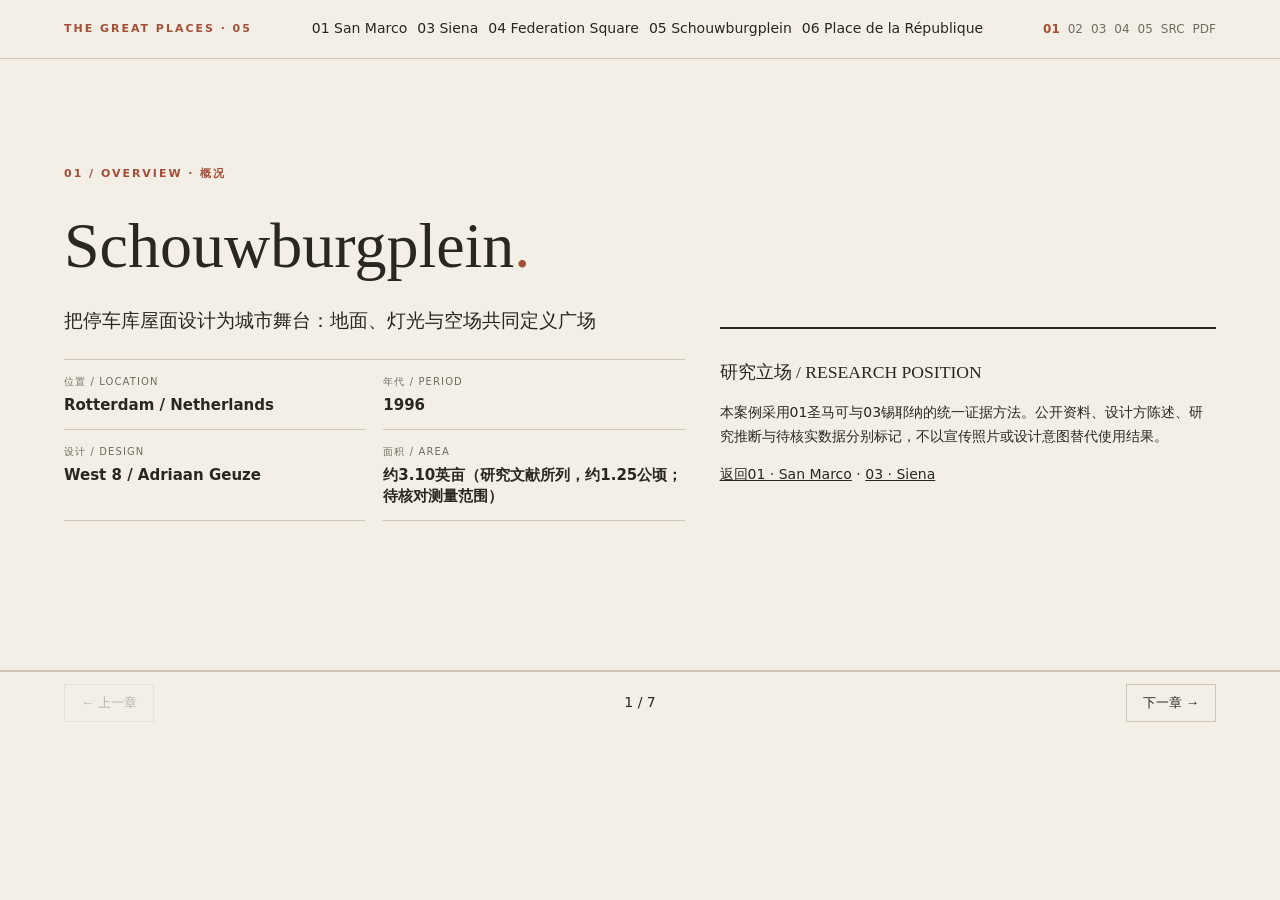
<file: docs/cases/schouwburgplein.html>
<!doctype html><html lang="zh"><head><meta charset="utf-8"><meta name="viewport" content="width=device-width,initial-scale=1"><title>THE GREAT PLACES · Schouwburgplein</title><style>
:root{--ink:#282722;--muted:#716c62;--paper:#f4efe6;--line:#cfc4b5;--rust:#a34f38}*{box-sizing:border-box}html{scroll-behavior:smooth;scroll-padding-top:75px}body{margin:0;background:var(--paper);color:var(--ink);font:14px/1.7 system-ui,"Noto Sans SC",sans-serif}h1,h2,h3,.serif{font-family:Georgia,"Noto Serif SC",serif;font-weight:400}h1{font-size:clamp(2.6rem,5vw,4.5rem);line-height:.99;margin:30px 0}h2{font-size:clamp(1.5rem,2.5vw,2.1rem);line-height:1.14;margin:8px 0 24px}h3{font-size:1.1rem;line-height:1.3}p{max-width:850px}a{color:inherit}a:hover{color:var(--rust)}.eyebrow{font-size:11px;letter-spacing:.18em;text-transform:uppercase;font-weight:700;color:var(--rust)}.container{max-width:1360px;margin:auto;padding:0 5vw}header{position:sticky;top:0;z-index:10;background:#f4efe6ed;backdrop-filter:blur(12px);border-bottom:1px solid var(--line)}header .inner{display:flex;justify-content:space-between;align-items:center;gap:15px;min-height:58px}nav{display:flex;gap:8px;overflow-x:auto;white-space:nowrap;font-size:12px;align-items:center;scrollbar-width:thin}nav a{display:flex;align-items:center;gap:6px}.nav-icon{font-family:Georgia,serif;font-size:17px;line-height:1;display:inline-flex;width:20px;justify-content:center;color:var(--rust)}.nav-label{font-size:11px}@media(max-width:1050px){nav{gap:3px}nav a{padding:15px 7px!important}.nav-label{display:none}.nav-icon{font-size:20px;width:24px}}nav a{text-decoration:none;position:relative;padding:17px 0;color:var(--muted);transition:color .2s}nav a[aria-current='location']{color:var(--rust)}nav a[aria-current='location']:after{content:'';position:absolute;bottom:9px;left:0;right:0;height:2px;background:var(--rust)}section{padding:62px 0;border-bottom:1px solid var(--line);scroll-margin-top:65px}.hero{padding-top:85px}.lead{font:clamp(1rem,1.35vw,1.2rem)/1.6 Georgia,"Noto Serif SC",serif;max-width:990px}.hero-grid,.split{display:grid;grid-template-columns:1.25fr 1fr;gap:35px;align-items:center}.media{margin:0;background:#e7e0d3;overflow:hidden}.media img{width:100%;display:block;object-fit:cover;transition:transform .6s ease}.media:hover img{transform:scale(1.015)}.media img[data-failed='true']{display:none}.media:has(img[data-failed='true']){min-height:210px;display:grid;align-content:center}.media:has(img[data-failed='true']):before{content:'原始图像暂不可用 · 请参阅图注与文末来源';display:block;padding:30px;color:var(--muted);font-size:14px}.media figcaption{font-size:11px;color:var(--muted);padding:12px 0;line-height:1.5}.hero-image{height:440px;object-fit:cover}.wide-image{height:min(55vw,560px);object-fit:cover}.overview-photos{margin:18px 0 24px;grid-template-columns:repeat(3,minmax(0,1fr))}.overview-photos img{height:200px}@media(max-width:850px){.overview-photos{grid-template-columns:repeat(3,minmax(0,1fr))}.overview-photos figure:first-child{grid-column:auto}.overview-photos img{height:130px}}.photo-strip{display:grid;grid-template-columns:1.3fr 1fr 1fr;gap:12px;margin:26px 0 32px}.photo-strip figure{margin:0;min-width:0}.photo-strip img{width:100%;height:260px;object-fit:cover;display:block}.photo-strip figcaption{font-size:11px;color:var(--muted);line-height:1.4;margin-top:7px}.photo-strip .portrait img{object-position:center 40%}@media(max-width:850px){.photo-strip{grid-template-columns:1fr 1fr}.photo-strip figure:first-child{grid-column:1/-1}.photo-strip img{height:200px}}.plan-pair{display:grid;grid-template-columns:1fr 1fr;gap:22px;margin:24px 0}.plan-pair .large-plan{width:100%;height:480px;object-fit:contain;background:#e7e0d3}@media(max-width:800px){.plan-pair{grid-template-columns:1fr}.plan-pair .large-plan{height:360px}}.section-figure{margin:26px 0;background:#e9e2d6}.section-figure svg{width:100%;height:auto;display:block}.section-figure figcaption{font-size:11px;color:var(--muted);padding:10px 0}.use-thumb{width:100%;height:180px;object-fit:cover;margin:10px 0 2px;background:#e1d9cc}.punchline{font:clamp(1rem,1.45vw,1.25rem)/1.5 Georgia,"Noto Serif SC",serif;margin:0 0 24px}.fact-grid{display:grid;grid-template-columns:1fr 1fr;gap:0 18px;border-top:1px solid var(--line)}.fact-grid>div{padding:13px 0;border-bottom:1px solid var(--line)}.fact-grid span{display:block;font-size:10px;letter-spacing:.11em;color:var(--muted);margin-bottom:5px}.fact-grid strong{display:block;font-size:15px;font-weight:600;line-height:1.4}.fact-grid small{display:block;font-size:11px;color:var(--muted);margin-top:4px;line-height:1.5}@media(max-width:650px){.fact-grid{grid-template-columns:1fr 1fr}.fact-grid strong{font-size:13px}}.overview-grid{display:grid;grid-template-columns:1fr 1fr;gap:40px;margin:38px 0}.map-frame{width:100%;height:290px;border:1px solid var(--line);filter:grayscale(.35)}.appendix{padding:45px 0}.appendix h2{font-size:1.5rem}@media(max-width:850px){.overview-grid{grid-template-columns:1fr}}.grid{display:grid;grid-template-columns:repeat(3,minmax(0,1fr));gap:25px}.card{border-top:2px solid var(--ink);padding-top:14px}.card img{width:100%;height:250px;object-fit:cover;background:#ddd4c7}.card p{font-size:14px}.number{font:1.8rem Georgia;color:var(--rust)}.metric{display:grid;grid-template-columns:repeat(3,1fr);gap:12px;margin:30px 0}.metric div{padding:18px;border-top:1px solid var(--ink)}.metric strong{display:block;font:1.65rem Georgia}.muted{color:var(--muted)}.tag{display:inline-block;border:1px solid var(--line);padding:3px 9px;font-size:11px;margin:4px 5px 4px 0}.conclusion{background:#292820;color:#f4efe6;padding:80px 5vw}.conclusion .eyebrow{color:#dba18c}.conclusion p{font-size:clamp(1rem,1.35vw,1.2rem)}.source{font-size:12px;line-height:1.7;border-top:1px solid var(--line);padding:12px 0}.diagram{width:100%;background:#e9e0d1;border:1px solid var(--line);padding:22px}.diagram svg{width:100%;height:auto}.note{border-left:3px solid var(--rust);padding-left:18px;color:#5d554b;font-size:14px}.plan{object-fit:contain!important;background:#eae3d7}.large-plan{max-height:640px;object-fit:contain!important}.foot{padding:40px 0;color:var(--muted);font-size:12px}#read-progress{position:fixed;top:0;left:0;width:0;height:3px;background:var(--rust);z-index:30;pointer-events:none}.chapter-index{font:13px/1.5 Georgia,serif;color:var(--rust);margin-bottom:20px}.reading-marker{display:block;width:42px;height:1px;background:var(--rust);margin:22px 0}.grid .card{transition:transform .2s}.grid .card:hover{transform:translateY(-3px)}@media(prefers-reduced-motion:reduce){html{scroll-behavior:auto}*,*:before,*:after{transition:none!important}}@media(max-width:850px){.hero-grid,.split,.grid{grid-template-columns:1fr}.hero-image{height:320px}.metric{grid-template-columns:1fr}nav{gap:11px}section{padding:45px 0}}
.language-switch{display:flex;align-items:center;gap:7px;margin-left:12px;white-space:nowrap}.language-switch button{font:700 11px/1.5 system-ui,sans-serif;letter-spacing:.08em;border:0;background:none;color:var(--muted);padding:5px;cursor:pointer}.language-switch button[aria-pressed="true"]{color:var(--rust);text-decoration:underline;text-underline-offset:5px}@media(max-width:650px){header .inner{flex-wrap:wrap}.language-switch{margin-left:auto}}
.syntax-map-controls{display:flex;align-items:center;flex-wrap:wrap;gap:14px;padding:10px 16px;border-bottom:1px solid var(--line);font-size:12px}.syntax-map-controls label{display:flex;align-items:center;gap:4px;cursor:pointer}.syntax-map-controls button{border:1px solid var(--line);background:var(--paper);color:var(--ink);padding:6px 11px;cursor:pointer}.syntax-map-controls button:disabled{opacity:.4;cursor:default}.syntax-map-controls #syntax-count{color:var(--muted)}

/* Chapter-page reader: each primary chapter is its own navigable view. */
body.chapter-reader main>section{display:none}
body.chapter-reader main>section.chapter-visible{display:block}
body.chapter-reader main>section.chapter-visible.hero{display:block}
body.chapter-reader main>section{border-bottom:0}
body.chapter-reader main{min-height:calc(100vh - 150px)}
body.chapter-reader .chapter-visible{animation:chapter-in .22s ease-out}
@keyframes chapter-in{from{opacity:.65;transform:translateY(5px)}to{opacity:1;transform:none}}
.chapter-pagination{display:flex;align-items:center;justify-content:space-between;gap:18px;border-top:1px solid var(--line);margin:44px auto 24px;padding-top:26px}
.chapter-pagination a{display:flex;flex-direction:column;gap:4px;text-decoration:none;padding:12px 0;max-width:46%}
.chapter-pagination a:last-child{text-align:right;margin-left:auto}
.chapter-pagination a[aria-disabled="true"]{visibility:hidden}
.chapter-pagination .chapter-pagination-direction{font-size:10px;letter-spacing:.15em;color:var(--muted);text-transform:uppercase}
.chapter-pagination .chapter-pagination-name{font:clamp(15px,2vw,22px)/1.2 Georgia,"Noto Serif SC",serif}
.chapter-counter{font-size:11px;color:var(--muted);white-space:nowrap}
body.chapter-reader nav a[aria-current="page"]{color:var(--rust)}
body.chapter-reader nav a[aria-current="page"]:after{content:'';position:absolute;bottom:9px;left:0;right:0;height:2px;background:var(--rust)}
@media(max-width:600px){.chapter-pagination{gap:8px}.chapter-pagination a{max-width:42%}.chapter-counter{font-size:10px}}

/* Editorial chapter layout: visual hierarchy, whitespace, and responsive reading widths. */
.chapter-masthead{display:flex;justify-content:space-between;align-items:flex-end;gap:24px;padding:38px 5vw 22px;border-bottom:1px solid var(--line);max-width:1360px;margin:0 auto}
.chapter-masthead .chapter-kicker{font-size:10px;letter-spacing:.2em;color:var(--rust);font-weight:700}
.chapter-masthead h2{font-size:clamp(1.55rem,3.2vw,2.9rem);line-height:1.08;margin:8px 0 0}
.chapter-masthead .chapter-meta{font:clamp(2.5rem,5vw,5rem)/.9 Georgia,serif;color:#c4b8a9}
body.chapter-reader main>section.chapter-visible:not(.hero){padding-top:34px}
body.chapter-reader main>section.chapter-visible.hero{padding-top:48px}
body.chapter-reader main>section.chapter-visible+section.chapter-visible{padding-top:28px}
body.chapter-reader main>section.chapter-visible .container>p:not(.lead):not(.note):not(.muted){line-height:1.9}
body.chapter-reader .section-figure,body.chapter-reader .media{border-radius:2px}
body.chapter-reader .grid{row-gap:32px}
body.chapter-reader .split{align-items:start}
body.chapter-reader .appendix{border-top:1px solid var(--line);margin-top:35px}
body.chapter-reader .conclusion{margin-top:18px}
body.chapter-reader .chapter-pagination{max-width:1360px}
.chapter-toc{display:flex;gap:8px;flex-wrap:wrap;margin-top:18px}
.chapter-toc a{font-size:11px;color:var(--muted);text-decoration:none;border:1px solid var(--line);padding:5px 10px}
.chapter-toc a:hover{color:var(--rust);border-color:var(--rust)}
@media(max-width:650px){
.chapter-masthead{padding:26px 5vw 18px}
.chapter-masthead .chapter-meta{font-size:2.8rem}
body.chapter-reader main>section.chapter-visible:not(.hero){padding-top:26px}
body.chapter-reader .chapter-pagination{margin-top:24px}
body.chapter-reader .grid{gap:22px}
}

/* Accessible architectural image inspection, preserving the full original image. */
.media img,.section-figure img{cursor:zoom-in}
.image-lightbox{position:fixed;inset:0;z-index:1000;background:rgba(22,21,19,.96);display:flex;flex-direction:column;align-items:center;justify-content:center;padding:36px 5vw 24px;color:#f4efe6}
.image-lightbox[hidden]{display:none}
.image-lightbox img{max-width:100%;max-height:calc(100vh - 155px);width:auto;height:auto;object-fit:contain;box-shadow:0 12px 45px #0006}
.image-lightbox .lightbox-caption{max-width:1000px;margin-top:14px;font-size:12px;line-height:1.6;color:#ded7cb;text-align:center}
.image-lightbox .lightbox-close{position:absolute;top:16px;right:5vw;border:1px solid #ffffff80;background:transparent;color:#fff;font-size:12px;letter-spacing:.08em;padding:8px 14px;cursor:pointer}
.image-lightbox .lightbox-open{font-size:11px;margin-top:10px;color:#e4c7b6}
@media(max-width:650px){.image-lightbox{padding:55px 3vw 20px}.image-lightbox img{max-height:calc(100vh - 190px)}}

.factsheet-nav{font:700 11px/1.2 system-ui,sans-serif!important;color:var(--rust)!important;border:1px solid var(--rust);padding:6px 9px!important;margin-left:8px}
.factsheet-actions{display:flex;align-items:center;gap:15px;flex-wrap:wrap;margin:18px 0;font-size:11px;color:var(--muted)}
.factsheet-actions button{background:var(--ink);color:var(--paper);border:0;padding:11px 18px;cursor:pointer;font-size:12px}
#factsheet-paper{background:#f8f4ec;color:#282722;border:1px solid #d0c5b7;max-width:1120px;aspect-ratio:297/210;margin:24px auto 0;padding:3.7% 4.2%;display:flex;flex-direction:column;box-shadow:0 12px 32px #45332216}
.fs-top{display:flex;justify-content:space-between;align-items:flex-start;border-bottom:1px solid #282722;padding-bottom:16px}
.fs-overline,.fs-tag{font-size:10px;letter-spacing:.12em;color:#a34f38}
.fs-top h2{font-size:clamp(24px,3.5vw,44px);margin:9px 0}
.fs-top p{margin:0;font-size:12px;color:#716c62}
.fs-cols{display:grid;grid-template-columns:1fr 1.12fr;gap:6%;padding-top:3%;flex:1}
.fs-facts>div:not(.fs-dim){border-bottom:1px solid #d0c5b7;padding:10px 0}
.fs-facts small,.fs-right>small,.fs-dim small{display:block;color:#a34f38;font-size:10px;letter-spacing:.05em;margin-bottom:5px}
.fs-facts strong{font-size:12px;font-weight:500;line-height:1.35;display:block}
.fs-dim{margin-top:18px}.fs-dim>div{display:flex;justify-content:space-between;gap:10px}.fs-dim span{display:flex;flex-direction:column}.fs-dim b{font:22px Georgia,serif}.fs-dim em{font-size:10px;color:#716c62;font-style:normal}
.fs-right svg{display:block;width:100%;height:auto;margin:14px 0 0}.fs-right p{font-size:12px;line-height:1.65;margin:8px 0}.fs-right .fs-caveat{font-size:10px;color:#716c62;margin-bottom:24px}
.fs-foot{border-top:1px solid #d0c5b7;padding-top:12px;display:flex;justify-content:space-between;gap:25px;font-size:9px;color:#716c62;line-height:1.5}.fs-foot>div:last-child{white-space:nowrap}
@media(max-width:760px){#factsheet-paper{aspect-ratio:auto;min-height:650px}.fs-cols{grid-template-columns:1fr}.fs-tag{display:none}.fs-foot{flex-direction:column;gap:5px}.fs-right svg{max-height:220px}.fs-facts>div:not(.fs-dim){padding:7px 0}}
@media print{
@page{size:A4 landscape;margin:0}
html,body{margin:0!important;padding:0!important;background:#f8f4ec!important}
body *{visibility:hidden!important}
#factsheet-paper,#factsheet-paper *{visibility:visible!important}
#factsheet-paper{position:absolute!important;left:0!important;top:0!important;width:297mm!important;height:210mm!important;max-width:none!important;min-height:0!important;aspect-ratio:auto!important;box-shadow:none!important;border:0!important;margin:0!important;padding:12mm 14mm!important;break-inside:avoid!important}
#factsheet-paper .fs-cols{grid-template-columns:1fr 1.12fr!important}
#factsheet-paper .fs-foot{flex-direction:row!important}
#factsheet-paper .fs-tag{display:block!important}
#factsheet-paper .fs-top h2{font-size:34pt!important}
#factsheet-paper .fs-right svg{max-height:none!important}
}

.syntax-map-legend{border:1px solid var(--line);padding:17px 19px;margin:18px 0 12px;background:#f0e9df;font-size:11px;line-height:1.6}
.syntax-map-legend-title{font-size:10px;font-weight:700;letter-spacing:.12em;color:var(--rust);display:flex;gap:14px;flex-wrap:wrap;margin-bottom:12px}
.syntax-map-legend-title span{font-weight:400;letter-spacing:0;color:var(--muted)}
.syntax-map-legend-grid{display:grid;grid-template-columns:repeat(2,minmax(0,1fr));gap:9px 20px}
.syntax-map-legend-grid>div{display:flex;gap:10px;align-items:center}
.legend-line{display:inline-block;width:27px;border-top:3px solid;flex-shrink:0}
.legend-area{display:inline-block;width:24px;height:13px;background:#d2ad6745;border:2px solid #927849;flex-shrink:0}
.legend-dot{display:inline-block;width:12px;height:12px;border:1px solid white;border-radius:50%;flex-shrink:0;box-shadow:0 0 0 1px #cfc4b5}
.syntax-map-legend-reach{margin-top:16px;border-top:1px solid var(--line);padding-top:12px;max-width:390px}
.legend-gradient{height:10px;margin:7px 0 2px;background:linear-gradient(90deg,#446b82 0%,#72a5a1 33%,#d1a65b 67%,#b24d39 100%)}
.legend-gradient-label{display:flex;justify-content:space-between;color:var(--muted);font-size:10px}
.syntax-map-legend-note{font-size:11px;color:var(--muted);margin:12px 0 0}
@media(max-width:650px){.syntax-map-legend-grid{grid-template-columns:1fr}}
.syntax-layer-summary{font-size:11px;color:var(--muted);padding:8px 14px;background:#ebe2d6;border-bottom:1px solid var(--line)}
.syntax-map-controls{gap:9px 13px}
.syntax-map-controls label{border:1px solid var(--line);padding:5px 8px;background:#f5f0e7}
.syntax-map-controls label:has(input:checked){border-color:#a34f38;background:#f0e0d5}
.syntax-map-controls button:hover:not(:disabled){border-color:#a34f38;color:#a34f38}
.syntax-layer-states{display:flex;flex-wrap:wrap;gap:6px 13px;padding:8px 14px;border-bottom:1px solid var(--line);font-size:10px;background:#f2ece3;color:#968c7e}
.syntax-layer-state.is-active{color:#5b6e53;font-weight:600}
</style><style>.gp-section{min-height:68vh}.gp-controls{position:sticky;bottom:0;z-index:20;background:var(--paper);border-top:1px solid var(--line);padding:12px 5%;display:flex;justify-content:space-between;align-items:center;gap:10px}.gp-controls button{padding:9px 16px;border:1px solid var(--line);background:transparent;color:inherit;cursor:pointer}.gp-controls button:disabled{opacity:.3}header nav a.active{color:var(--rust);font-weight:700}.global-case-index{display:flex;flex-wrap:wrap;gap:10px}.global-case-index a{text-decoration:none}header .inner{flex-wrap:wrap} .fact-grid strong{overflow-wrap:anywhere}@media(max-width:600px){h1{font-size:2.6rem!important}.gp-controls{padding:10px}.global-case-index{font-size:11px}}</style></head><body><header><div class="container inner"><strong class="eyebrow">THE GREAT PLACES · 05</strong><div class="global-case-index"><a href="../index.html">01 San Marco</a><a href="piazza-del-campo.html">03 Siena</a><a href="federation-square.html">04 Federation Square</a><a href="schouwburgplein.html">05 Schouwburgplein</a><a href="place-de-la-republique.html">06 Place de la République</a></div><nav aria-label="章节导航"><a href="#intro" data-page="0">01</a><a href="#scale" data-page="1">02</a><a href="#boundary" data-page="2">03</a><a href="#life" data-page="3">04</a><a href="#conclusion" data-page="4">05</a><a href="#sources" data-page="5">SRC</a><a href="#factsheet" data-page="6">PDF</a></nav></div></header><main><section id="intro" class="gp-section" style="display:block"><div class="container" style="padding-top:44px;padding-bottom:60px"><div class="eyebrow">01 / OVERVIEW · 概况</div><h1>Schouwburgplein<span style="color:var(--rust)">.</span></h1><div class="hero-grid"><div><p class="punchline">把停车库屋面设计为城市舞台：地面、灯光与空场共同定义广场</p><div class="fact-grid"><div><span>位置 / LOCATION</span><strong>Rotterdam / Netherlands</strong></div><div><span>年代 / PERIOD</span><strong>1996</strong></div><div><span>设计 / DESIGN</span><strong>West 8 / Adriaan Geuze</strong></div><div><span>面积 / AREA</span><strong>约3.10英亩（研究文献所列，约1.25公顷；待核对测量范围）</strong></div></div></div><div class="card"><h3>研究立场 / RESEARCH POSITION</h3><p>本案例采用01圣马可与03锡耶纳的统一证据方法。公开资料、设计方陈述、研究推断与待核实数据分别标记，不以宣传照片或设计意图替代使用结果。</p><p><a href="../index.html">返回01 · San Marco</a> · <a href="piazza-del-campo.html">03 · Siena</a></p></div></div></div></section><section id="scale" class="gp-section" style="display:none"><div class="container" style="padding-top:44px;padding-bottom:60px"><div class="eyebrow">02 / SCALE & FIGURE GROUND · 尺度与图底</div><h2>城市地面与真实尺度</h2><p>广场位于地下停车库上方，轻质材料与荷载限制决定设计；历史城市研究记录地面高于周边街道约35厘米。研究需补充真实铺地分区尺寸、出入口与标高。</p><h3>原始图纸 / Primary drawings</h3><p>优先采用West 8原始总平面、MoMA馆藏设计模型及研究文献中的Site Plan；不得以示意图冒充原始测绘。</p><p class="note">图纸核查状态：已定位可追溯来源；尚未嵌入核实过版权与比例的原图。空间句法分析须基于可复现的路网数据，不使用虚构热力图。</p></div></section><section id="boundary" class="gp-section" style="display:none"><div class="container" style="padding-top:44px;padding-bottom:60px"><div class="eyebrow">03 / EDGES & FACADES · 边界立面</div><h2>建筑与公共地面的关系</h2><p>周边剧院、音乐厅与影院构成文化设施边界；广场以高出街道的人工地面建立独立感，而非传统连续街墙。需记录四侧底层功能和实际步行入口。</p><p class="note">待补：四侧连续立面、底层功能、檐口高度、真实剖面及高宽比。缺乏测绘数据时不计算精确H/W。</p></div></section><section id="life" class="gp-section" style="display:none"><div class="container" style="padding-top:44px;padding-bottom:60px"><div class="eyebrow">04 / PUBLIC LIFE · 使用情况</div><h2>从设计意图到真实使用</h2><p>可移动的液压灯杆、70米城市长椅与空场支持活动；但历史使用评价与后续临时草坪反映出舒适性及日常使用争议，必须将1996年设计与后期运营分时段评价。</p><h3>观察框架</h3><p>工作日/周末、白天/夜间、日常/活动分别记录：穿行、坐卧、聚集、消费与非消费使用；同时检查日晒、风、雨、无障碍和维护。</p><p class="note">尚未取得系统性现场观察或独立人流统计，不作定量成功判断。</p></div></section><section id="conclusion" class="gp-section" style="display:none"><div class="container" style="padding-top:44px;padding-bottom:60px"><div class="eyebrow">05 / EVALUATION · 评价与总结</div><h2>空间机制与可迁移性</h2><p>核心假设：人工地面与可变装置可替代传统建筑围合成为公共空间主角。反证：极简空场可能不足以保证普通工作日的停留舒适度。</p><div class="grid"><div class="card"><h3>可迁移的设计策略</h3><p>明确公共地面的空间主导因素，并把建筑、交通、地形、活动与运营纳入同一研究框架。</p></div><div class="card"><h3>需要反证的判断</h3><p>空间形式新颖不等于日常公共性强；对比建成前后与长期使用证据后再作最终评分。</p></div></div><p><a href="../index.html#siena-comparison">对照01与03的历史广场空间母型</a></p></div></section><section id="sources" class="gp-section" style="display:none"><div class="container" style="padding-top:44px;padding-bottom:60px"><div class="eyebrow">SOURCES · 资料与审计</div><h2>原始来源与证据状态</h2><p>优先引用设计方、城市官方、建筑档案与学术研究；照片、剖面、面积各自核对原始出处。</p><ul><li><a href="https://www.west8.com/projects/schouwburgplein/" target="_blank" rel="noopener">West 8 · 官方项目</a></li><li><a href="https://www.moma.org/collection/works/93269" target="_blank" rel="noopener">MoMA · 设计档案</a></li><li><a href="https://wederopbouwrotterdam.nl/en/articles/schouwburgplein" target="_blank" rel="noopener">Rotterdam · 历史与更新</a></li><li><a href="https://omirotterdam.nl/verhalenatlas/centrum/schouwburgplein/" target="_blank" rel="noopener">OMI Rotterdam · 后续使用</a></li></ul></div></section><section id="factsheet" class="gp-section" style="display:none"><div class="container" style="padding-top:44px;padding-bottom:60px"><div class="eyebrow">FACTSHEET · 一页档案</div><h2>研究摘要</h2><p><strong>Schouwburgplein</strong> · Rotterdam / Netherlands · 1996 · West 8 / Adriaan Geuze</p><p>把停车库屋面设计为城市舞台：地面、灯光与空场共同定义广场</p><p>当前阶段：已完成文献基础版；原始图纸、视觉素材、实测尺度与独立使用评价待进一步核实。</p></div></section></main><div class="gp-controls"><button id="gp-prev">← 上一章</button><span id="gp-status" aria-live="polite"></span><button id="gp-next">下一章 →</button></div><script>(function(){const ids=["intro","scale","boundary","life","conclusion","sources","factsheet"];function render(){let i=ids.indexOf(location.hash.slice(1));if(i<0)i=0;ids.forEach((id,j)=>{document.getElementById(id).style.display=i===j?'block':'none'});document.querySelectorAll('header nav a[data-page]').forEach((a,j)=>a.classList.toggle('active',i===j));document.getElementById('gp-status').textContent=(i+1)+' / '+ids.length;document.getElementById('gp-prev').disabled=i===0;document.getElementById('gp-next').disabled=i===ids.length-1;window.scrollTo(0,0)}function move(d){let i=ids.indexOf(location.hash.slice(1));if(i<0)i=0;let j=Math.max(0,Math.min(ids.length-1,i+d));location.hash=ids[j];render()}document.getElementById('gp-prev').onclick=()=>move(-1);document.getElementById('gp-next').onclick=()=>move(1);window.addEventListener('hashchange',render);render()})();</script></body></html>
</file>
